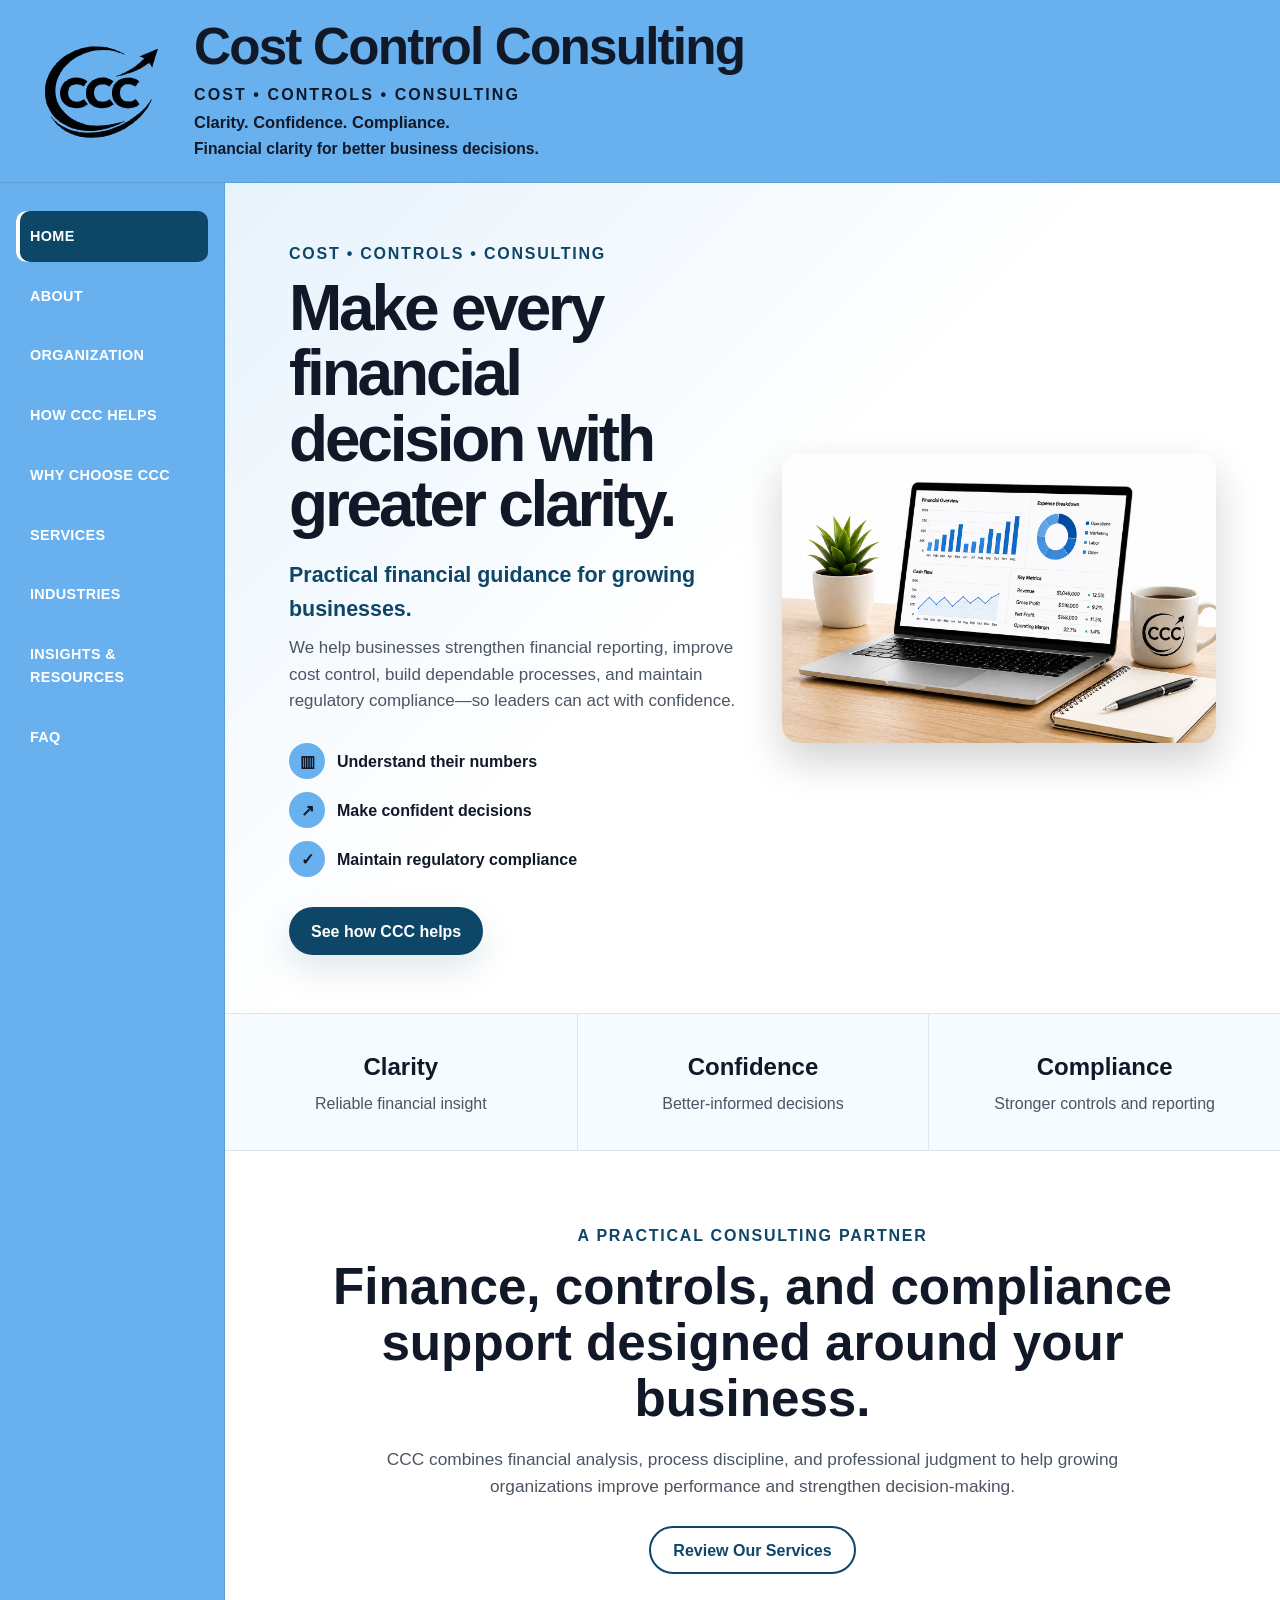
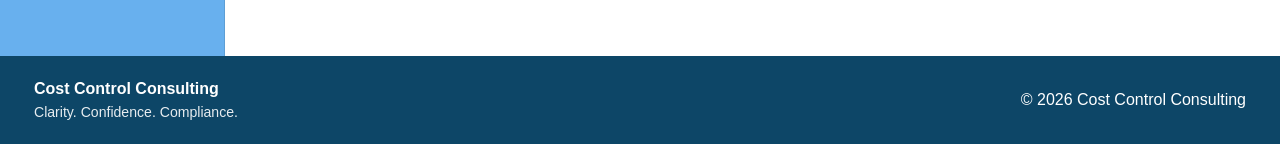
<file: index.html>
<!DOCTYPE html>

<html lang="en">
<head>
<meta charset="utf-8"/>
<meta content="width=device-width, initial-scale=1.0" name="viewport"/>
<meta content="Cost Control Consulting helps growing businesses improve financial reporting, cost control, internal controls, and compliance." name="description"/>
<title>Cost Control Consulting</title>
<link href="images/logo.svg" rel="icon" type="image/svg+xml"/>
<link href="css/style.css" rel="stylesheet"/>
</head>
<body>
<header class="site-header">
<a aria-label="Cost Control Consulting home" class="brand-logo-link" href="index.html">
<img alt="CCC logo" class="brand-logo" src="images/logo.svg"/>
</a>
<div class="brand-copy">
<div class="company-name">Cost Control Consulting</div>
<div class="brand-line">Cost • Controls • Consulting</div>
<div class="brand-values">Clarity. Confidence. Compliance.</div>
<div class="brand-tagline">Financial clarity for better business decisions.</div>
</div>
</header>
<div class="site-shell">
<aside aria-label="Primary navigation" class="sidebar">
<button aria-controls="primary-menu" aria-expanded="false" class="menu-toggle" type="button">
        Menu
      </button>
<nav class="primary-menu" id="primary-menu">
<a class="active" href="index.html">Home</a>
<a href="about.html">About</a>
<a href="organization.html">Organization</a>
<a href="how-ccc-helps.html">How CCC Helps</a>
<a href="why-choose-ccc.html">Why Choose CCC</a>
<a href="services.html">Services</a>
<a href="industries.html">Industries</a>
<a href="insights-resources.html">Insights &amp; Resources</a>
<a href="faq.html">FAQ</a>
</nav>
</aside>
<main class="main-content" tabindex="-1">
<section class="hero">
<div class="hero-copy">
<p class="eyebrow">Cost • Controls • Consulting</p>
<h1>Make every financial decision with greater clarity.</h1>
<p class="hero-lead">Practical financial guidance for growing businesses.</p>
<p class="hero-description">
          We help businesses strengthen financial reporting, improve cost control,
          build dependable processes, and maintain regulatory compliance—so leaders
          can act with confidence.
        </p>
<ul class="benefit-list">
<li><span class="benefit-icon">▥</span><strong>Understand their numbers</strong></li>
<li><span class="benefit-icon">↗</span><strong>Make confident decisions</strong></li>
<li><span class="benefit-icon">✓</span><strong>Maintain regulatory compliance</strong></li>
</ul>
<a class="primary-button" href="how-ccc-helps.html">See how CCC helps</a>
</div>
<div class="hero-visual">
<img alt="Laptop showing a financial dashboard beside a CCC coffee cup and plant" class="hero-image" src="images/laptop.png"/>
</div>
</section>
<section class="value-strip">
<article><h2>Clarity</h2><p>Reliable financial insight</p></article>
<article><h2>Confidence</h2><p>Better-informed decisions</p></article>
<article><h2>Compliance</h2><p>Stronger controls and reporting</p></article>
</section>
<section class="home-summary">
<p class="eyebrow">A practical consulting partner</p>
<h2>Finance, controls, and compliance support designed around your business.</h2>
<p>
        CCC combines financial analysis, process discipline, and professional judgment
        to help growing organizations improve performance and strengthen decision-making.
      </p>
<a class="secondary-button" href="services.html">Review Our Services</a>
</section>
</main>
</div>
<footer class="site-footer">
<div>
<strong>Cost Control Consulting</strong>
<span>Clarity. Confidence. Compliance.</span>
</div>
<div>© 2026 Cost Control Consulting</div>
</footer>
<script src="js/script.js"></script>
</body>
</html>
</file>
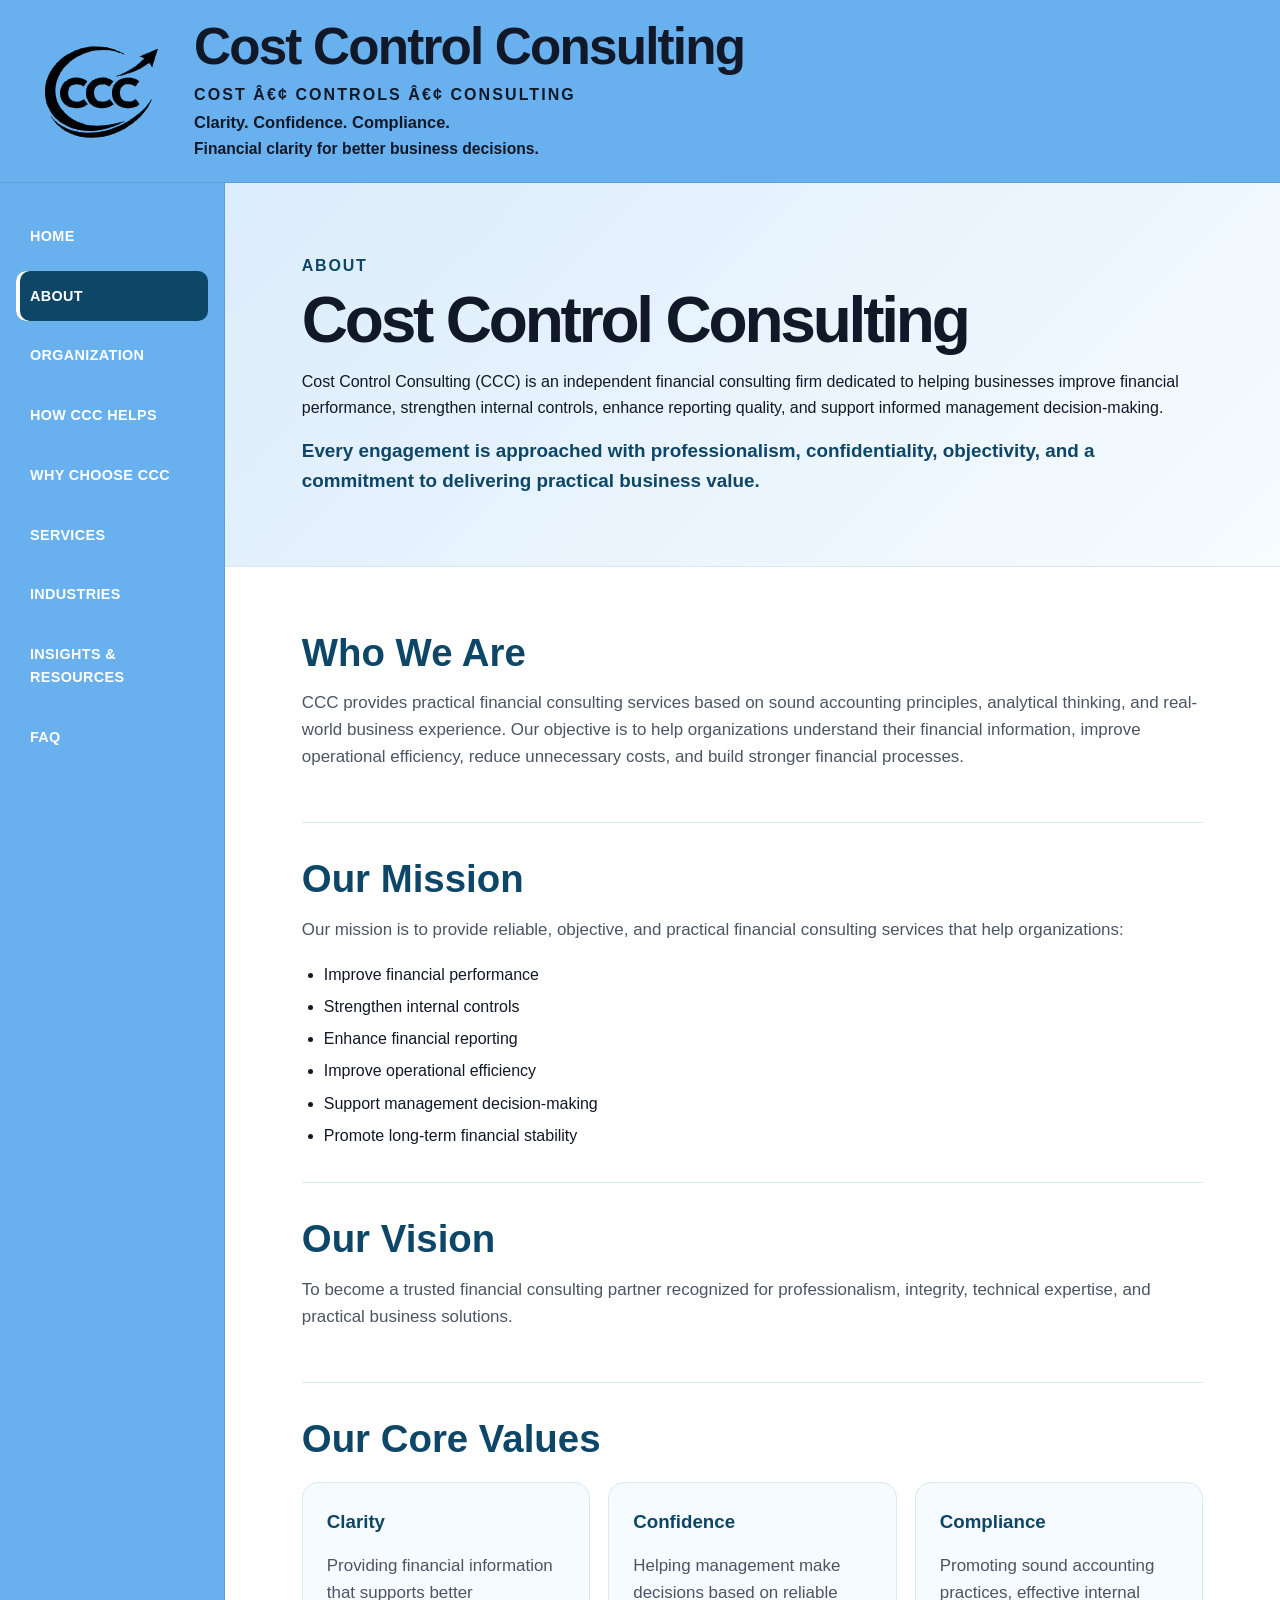
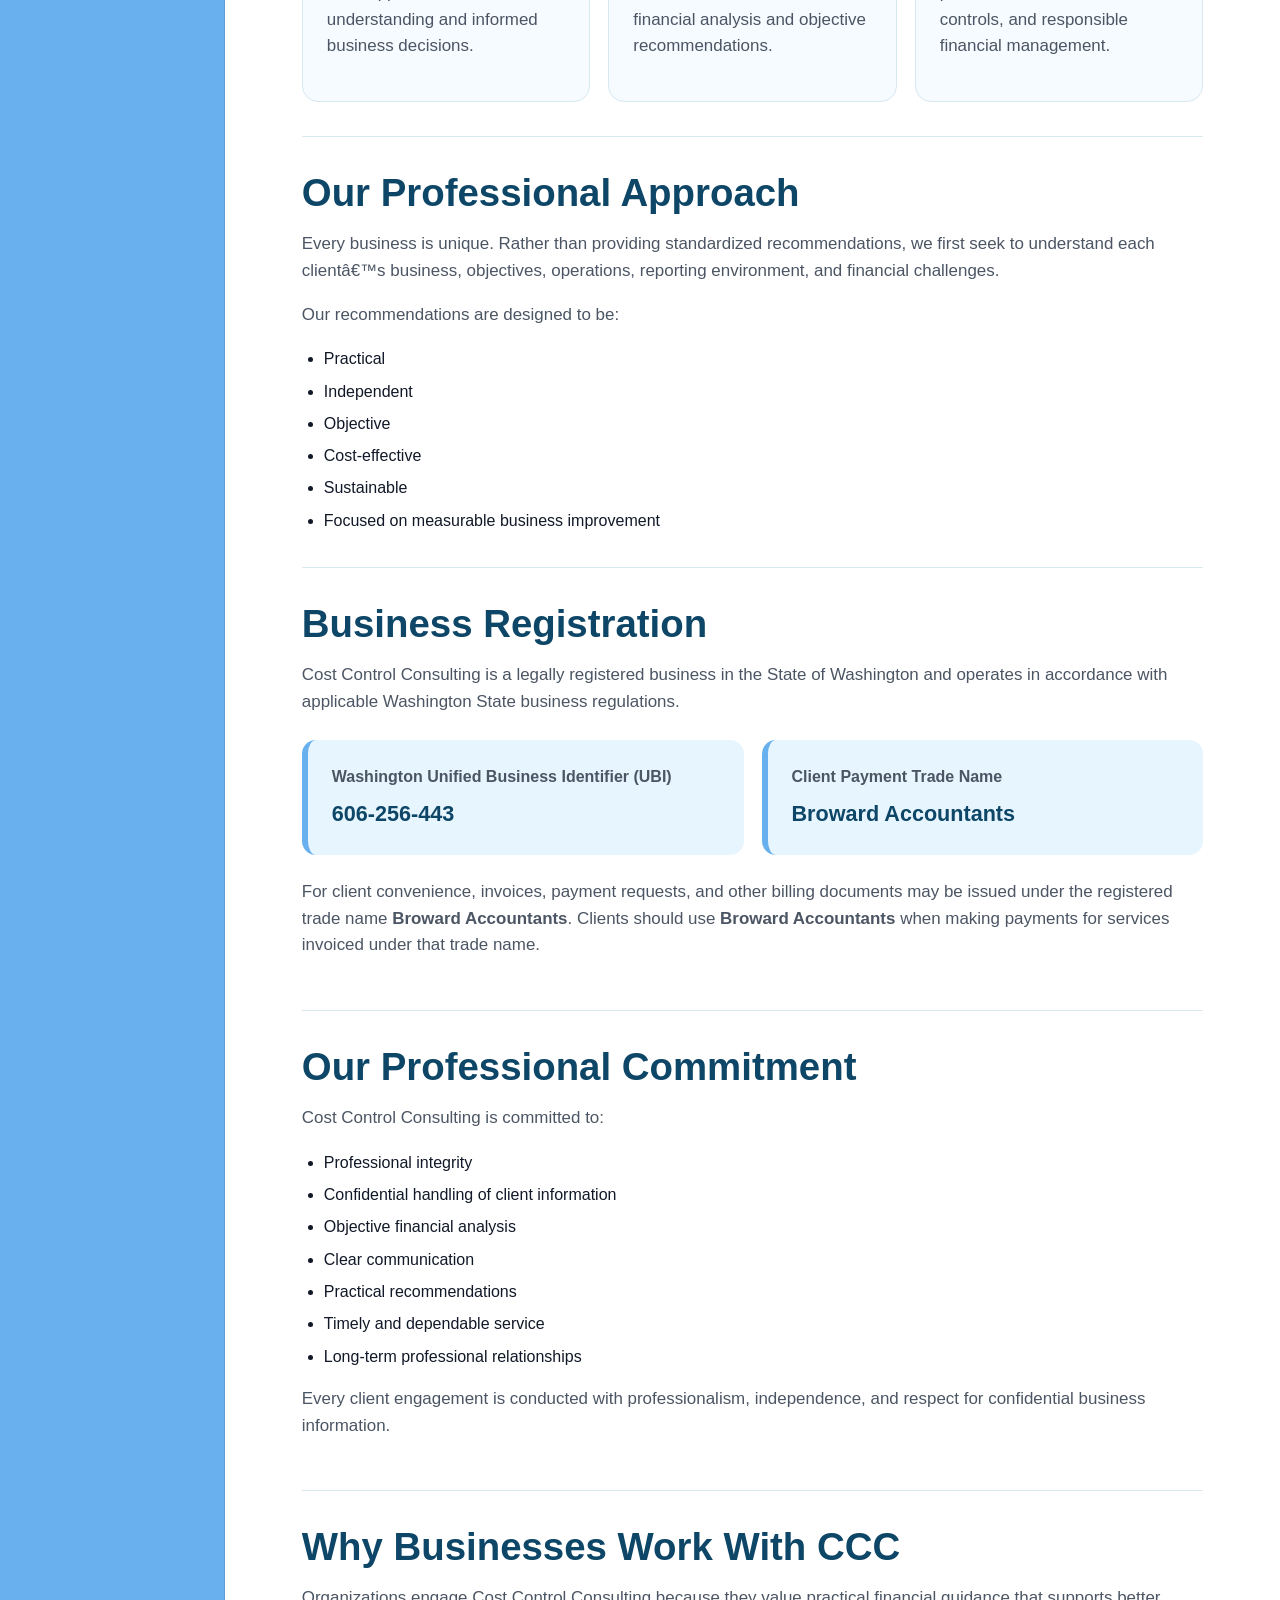
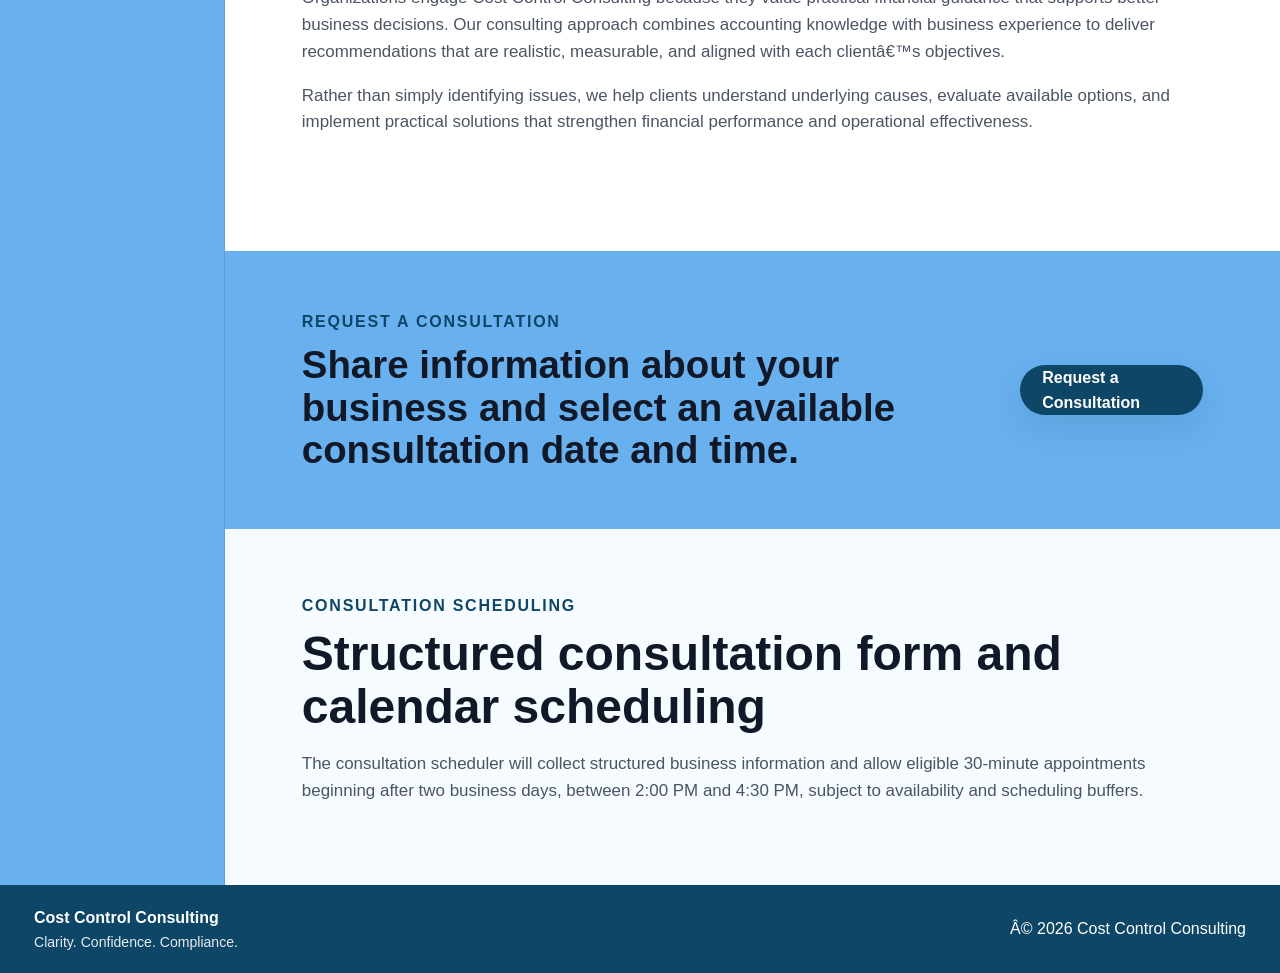
<file: about.html>
<!DOCTYPE html>

<html lang="en">
<head>
<meta charset="utf-8"/>
<meta content="width=device-width, initial-scale=1.0" name="viewport"/>
<meta content="Learn about Cost Control Consulting, its mission, values, professional approach, Washington business registration, and registered payment trade name." name="description"/>
<title>About | Cost Control Consulting</title>
<link href="images/logo.svg" rel="icon" type="image/svg+xml"/>
<link href="css/style.css" rel="stylesheet"/>
</head>
<body>
<header class="site-header">
<a aria-label="Cost Control Consulting home" class="brand-logo-link" href="index.html">
<img alt="CCC logo" class="brand-logo" src="images/logo.svg"/>
</a>
<div class="brand-copy">
<div class="company-name">Cost Control Consulting</div>
<div class="brand-line">Cost â€¢ Controls â€¢ Consulting</div>
<div class="brand-values">Clarity. Confidence. Compliance.</div>
<div class="brand-tagline">Financial clarity for better business decisions.</div>
</div>
</header>
<div class="site-shell">
<aside aria-label="Primary navigation" class="sidebar">
<button aria-controls="primary-menu" aria-expanded="false" class="menu-toggle" type="button">
        Menu
      </button>
<nav class="primary-menu" id="primary-menu">
<a href="index.html">Home</a>
<a class="active" href="about.html">About</a>
<a href="organization.html">Organization</a>
<a href="how-ccc-helps.html">How CCC Helps</a>
<a href="why-choose-ccc.html">Why Choose CCC</a>
<a href="services.html">Services</a>
<a href="industries.html">Industries</a>
<a href="insights-resources.html">Insights &amp; Resources</a>
<a href="faq.html">FAQ</a>
</nav>
</aside>
<main class="main-content about-main" tabindex="-1">
<section class="page-intro about-intro">
<p class="eyebrow">About</p>
<h1>Cost Control Consulting</h1>
<p>
          Cost Control Consulting (CCC) is an independent financial consulting firm dedicated
          to helping businesses improve financial performance, strengthen internal controls,
          enhance reporting quality, and support informed management decision-making.
        </p>
<p class="intro-note">
          Every engagement is approached with professionalism, confidentiality, objectivity,
          and a commitment to delivering practical business value.
        </p>
</section>
<section class="about-content-section">
<article class="about-block">
<h2>Who We Are</h2>
<p>
            CCC provides practical financial consulting services based on sound accounting
            principles, analytical thinking, and real-world business experience. Our objective
            is to help organizations understand their financial information, improve operational
            efficiency, reduce unnecessary costs, and build stronger financial processes.
          </p>
</article>
<article class="about-block">
<h2>Our Mission</h2>
<p>Our mission is to provide reliable, objective, and practical financial consulting services that help organizations:</p>
<ul>
<li>Improve financial performance</li>
<li>Strengthen internal controls</li>
<li>Enhance financial reporting</li>
<li>Improve operational efficiency</li>
<li>Support management decision-making</li>
<li>Promote long-term financial stability</li>
</ul>
</article>
<article class="about-block">
<h2>Our Vision</h2>
<p>
            To become a trusted financial consulting partner recognized for professionalism,
            integrity, technical expertise, and practical business solutions.
          </p>
</article>
<article class="about-block">
<h2>Our Core Values</h2>
<div class="about-values-grid">
<div>
<h3>Clarity</h3>
<p>Providing financial information that supports better understanding and informed business decisions.</p>
</div>
<div>
<h3>Confidence</h3>
<p>Helping management make decisions based on reliable financial analysis and objective recommendations.</p>
</div>
<div>
<h3>Compliance</h3>
<p>Promoting sound accounting practices, effective internal controls, and responsible financial management.</p>
</div>
</div>
</article>
<article class="about-block">
<h2>Our Professional Approach</h2>
<p>
            Every business is unique. Rather than providing standardized recommendations,
            we first seek to understand each clientâ€™s business, objectives, operations,
            reporting environment, and financial challenges.
          </p>
<p>Our recommendations are designed to be:</p>
<ul>
<li>Practical</li>
<li>Independent</li>
<li>Objective</li>
<li>Cost-effective</li>
<li>Sustainable</li>
<li>Focused on measurable business improvement</li>
</ul>
</article>
<article class="about-block business-registration-block">
<h2>Business Registration</h2>
<p>
            Cost Control Consulting is a legally registered business in the State of Washington
            and operates in accordance with applicable Washington State business regulations.
          </p>
<div class="registration-details">
<div>
<span class="registration-label">Washington Unified Business Identifier (UBI)</span>
<strong>606-256-443</strong>
</div>
<div>
<span class="registration-label">Client Payment Trade Name</span>
<strong>Broward Accountants</strong>
</div>
</div>
<p>
            For client convenience, invoices, payment requests, and other billing documents
            may be issued under the registered trade name <strong>Broward Accountants</strong>.
            Clients should use <strong>Broward Accountants</strong> when making payments for
            services invoiced under that trade name.
          </p>
</article>
<article class="about-block">
<h2>Our Professional Commitment</h2>
<p>Cost Control Consulting is committed to:</p>
<ul>
<li>Professional integrity</li>
<li>Confidential handling of client information</li>
<li>Objective financial analysis</li>
<li>Clear communication</li>
<li>Practical recommendations</li>
<li>Timely and dependable service</li>
<li>Long-term professional relationships</li>
</ul>
<p>
            Every client engagement is conducted with professionalism, independence, and
            respect for confidential business information.
          </p>
</article>
<article class="about-block">
<h2>Why Businesses Work With CCC</h2>
<p>
            Organizations engage Cost Control Consulting because they value practical financial
            guidance that supports better business decisions. Our consulting approach combines
            accounting knowledge with business experience to deliver recommendations that are
            realistic, measurable, and aligned with each clientâ€™s objectives.
          </p>
<p>
            Rather than simply identifying issues, we help clients understand underlying causes,
            evaluate available options, and implement practical solutions that strengthen financial
            performance and operational effectiveness.
          </p>
</article>
</section>
<section class="consultation-banner">
<div>
<p class="eyebrow">Request a Consultation</p>
<h2>
            Share information about your business and select an available consultation date and time.
          </h2>
</div>
<a class="primary-button"
   href="https://script.google.com/macros/s/AKfycbxB3lf-y2yfBIMAEMqqTIJ7yCSk_bFzFcQ-709elF8kLjOUbKQ_QBhttdawOuq5kRCtzA/exec"
   target="_blank"
   rel="noopener">Request a Consultation</a>
</section>
<section class="about-consultation-placeholder" id="consultation">
<p class="eyebrow">Consultation Scheduling</p>
<h2>Structured consultation form and calendar scheduling</h2>
<p>
          The consultation scheduler will collect structured business information and allow
          eligible 30-minute appointments beginning after two business days, between 2:00 PM
          and 4:30 PM, subject to availability and scheduling buffers.
        </p>
</section>
</main>
</div>
<footer class="site-footer">
<div>
<strong>Cost Control Consulting</strong>
<span>Clarity. Confidence. Compliance.</span>
</div>
<div>Â© 2026 Cost Control Consulting</div>
</footer>
<script src="js/script.js"></script>
</body>
</html>
</file>
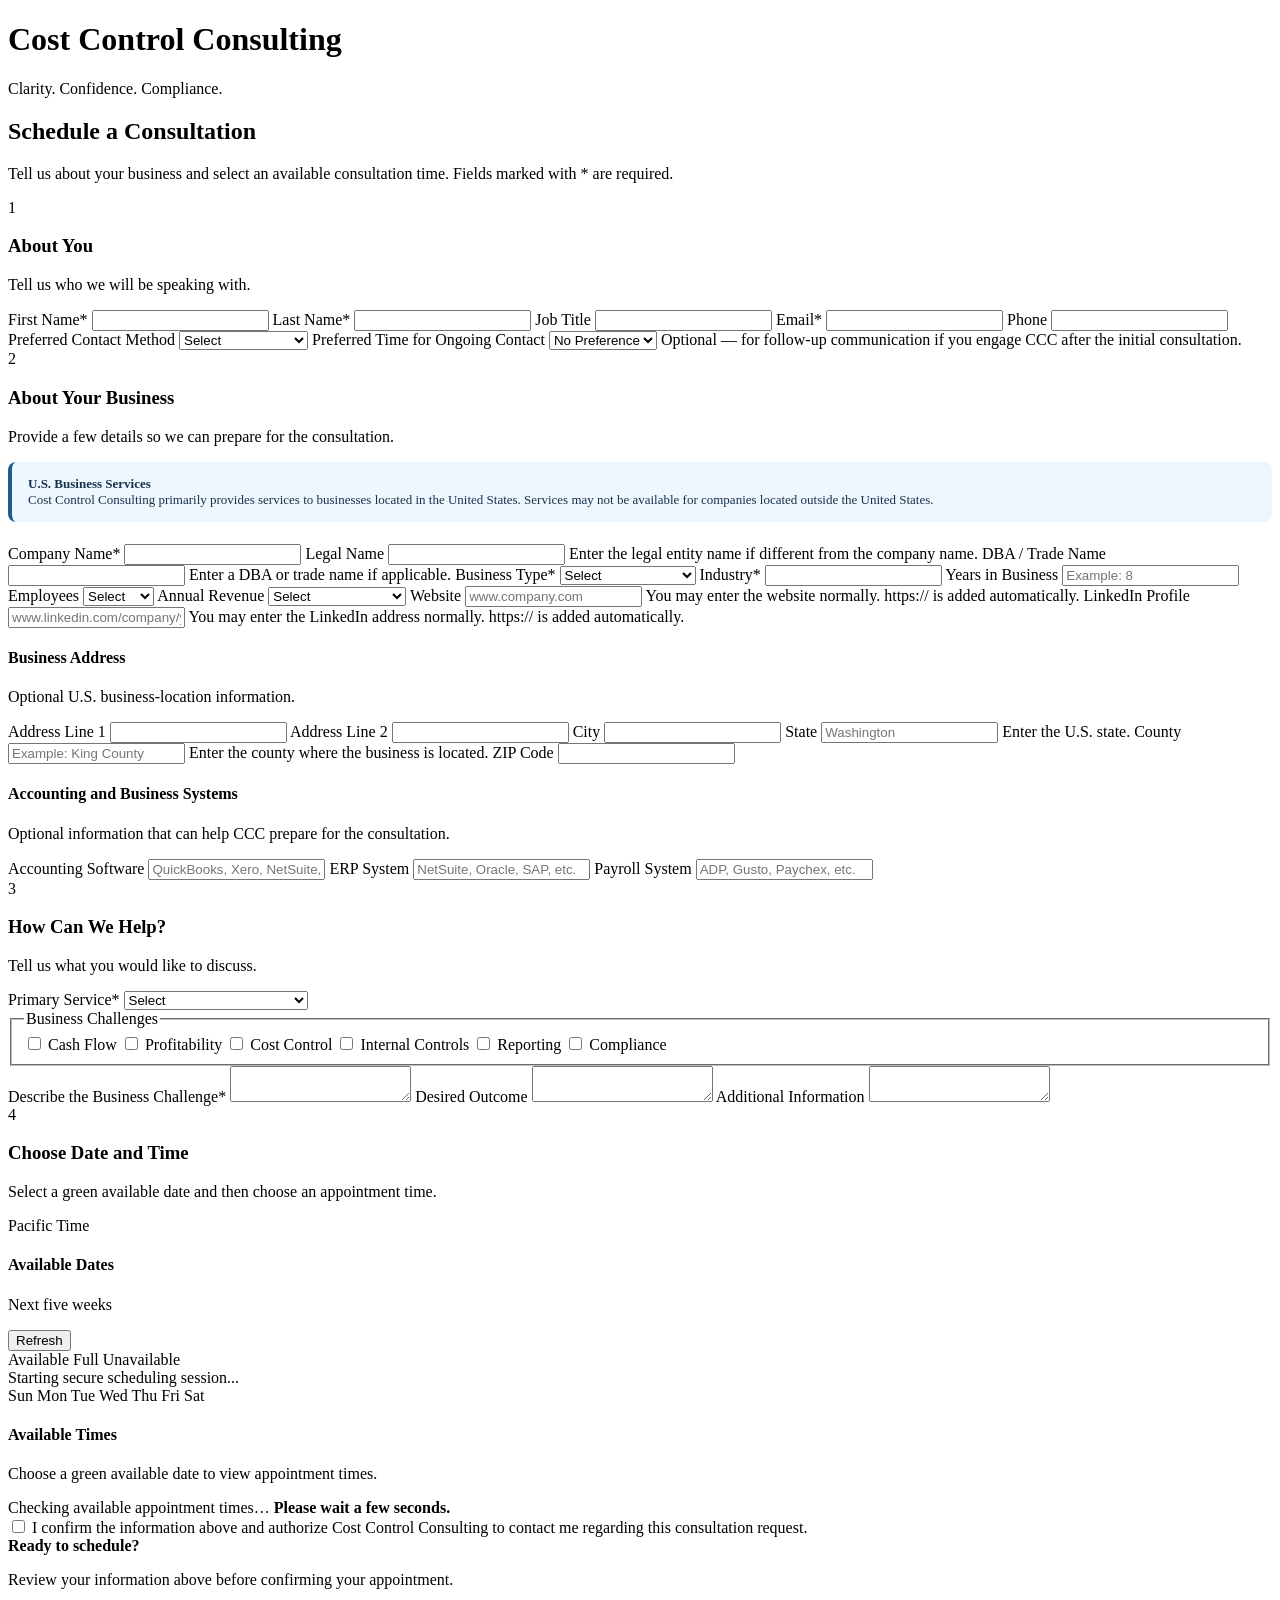
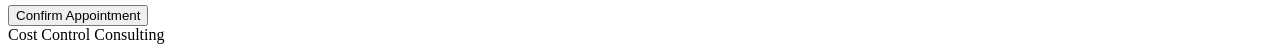
<file: Consultation.html>
<!DOCTYPE html>

<html>

<head>

  <base target="_top">

  <?!= include("CSS"); ?>

</head>


<body>


<header class="ccc-header">

  <div class="ccc-header-inner">

    <h1>
      Cost Control Consulting
    </h1>

    <p>
      Clarity. Confidence. Compliance.
    </p>

  </div>

</header>


<main class="page-shell">


  <section class="form-card">


    <!-- =====================================================
         INTRODUCTION
    ====================================================== -->

    <div class="form-introduction">

      <h2>
        Schedule a Consultation
      </h2>

      <p>
        Tell us about your business and select an available
        consultation time. Fields marked with * are required.
      </p>

    </div>


    <!-- =====================================================
         ERROR / STATUS MESSAGE
    ====================================================== -->

    <div
      id="msg"
      class="msg hidden"
      role="alert"
      aria-live="assertive">
    </div>


    <form
      id="f"
      novalidate>


      <!-- ==================================================
           SECTION 1
           CONTACT INFORMATION
      =================================================== -->

      <section class="form-section">


        <div class="section-heading">

          <span class="section-number">
            1
          </span>

          <div>

            <h3>
              About You
            </h3>

            <p>
              Tell us who we will be speaking with.
            </p>

          </div>

        </div>


        <div class="grid">


          <label>
            First Name*

            <input
              name="firstName"
              autocomplete="given-name"
              required>
          </label>


          <label>
            Last Name*

            <input
              name="lastName"
              autocomplete="family-name"
              required>
          </label>


          <label>
            Job Title

            <input
              name="jobTitle"
              autocomplete="organization-title">
          </label>


          <label>
            Email*

            <input
              name="email"
              type="email"
              autocomplete="email"
              required>
          </label>


          <label>
            Phone

            <input
              name="phone"
              type="tel"
              autocomplete="tel">
          </label>


          <label>
            Preferred Contact Method

            <select
              name="preferredContactMethod">

              <option value="">
                Select
              </option>

              <option>
                Email
              </option>

              <option>
                Phone
              </option>

              <option>
                Video Conference
              </option>

            </select>

          </label>


          <label>
            Preferred Time for Ongoing Contact

            <select
              name="bestTimeToContact">

              <option value="No Preference">
                No Preference
              </option>

              <option value="Morning">
                Morning
              </option>

              <option value="Afternoon">
                Afternoon
              </option>

              <option value="Evening">
                Evening
              </option>

            </select>

            <span class="field-help">
              Optional — for follow-up communication if you
              engage CCC after the initial consultation.
            </span>

          </label>


        </div>


      </section>


      <!-- ==================================================
           SECTION 2
           BUSINESS INFORMATION
      =================================================== -->

      <section class="form-section">


        <div class="section-heading">

          <span class="section-number">
            2
          </span>

          <div>

            <h3>
              About Your Business
            </h3>

            <p>
              Provide a few details so we can prepare
              for the consultation.
            </p>

          </div>

        </div>


        <!-- U.S. SERVICE NOTICE -->

        <div
          style="
            margin-bottom:22px;
            padding:14px 16px;
            border-left:4px solid #1f5d8f;
            border-radius:8px;
            background:#eef7fd;
            color:#17324d;
            font-size:13px;
          ">

          <strong>
            U.S. Business Services
          </strong>

          <br>

          Cost Control Consulting primarily provides services
          to businesses located in the United States.
          Services may not be available for companies located
          outside the United States.

        </div>


        <div class="grid">


          <label>
            Company Name*

            <input
              name="companyName"
              autocomplete="organization"
              required>
          </label>


          <label>
            Legal Name

            <input
              name="legalName"
              autocomplete="organization">

            <span class="field-help">
              Enter the legal entity name if different
              from the company name.
            </span>

          </label>


          <label>
            DBA / Trade Name

            <input
              name="dbaTradeName">

            <span class="field-help">
              Enter a DBA or trade name if applicable.
            </span>

          </label>


          <label>
            Business Type*

            <select
              name="businessType"
              required>

              <option value="">
                Select
              </option>

              <option>
                Sole Proprietorship
              </option>

              <option>
                Partnership
              </option>

              <option>
                LLC
              </option>

              <option>
                S Corporation
              </option>

              <option>
                C Corporation
              </option>

              <option>
                Nonprofit
              </option>

              <option>
                Other
              </option>

            </select>

          </label>


          <label>
            Industry*

            <input
              name="industry"
              required>
          </label>


          <label>
            Years in Business

            <input
              name="yearsInBusiness"
              placeholder="Example: 8">
          </label>


          <label>
            Employees

            <select
              name="employeeRange">

              <option value="">
                Select
              </option>

              <option>
                1
              </option>

              <option>
                2-10
              </option>

              <option>
                11-25
              </option>

              <option>
                26-50
              </option>

              <option>
                51-100
              </option>

              <option>
                101-250
              </option>

              <option>
                251+
              </option>

            </select>

          </label>


          <label>
            Annual Revenue

            <select
              name="annualRevenueRange">

              <option value="">
                Select
              </option>

              <option>
                Pre-revenue
              </option>

              <option>
                Under $250,000
              </option>

              <option>
                $250,000-$999,999
              </option>

              <option>
                $1M-$4.99M
              </option>

              <option>
                $5M-$24.99M
              </option>

              <option>
                $25M-$99.99M
              </option>

              <option>
                $100M+
              </option>

            </select>

          </label>


          <label>
            Website

            <input
              name="website"
              placeholder="www.company.com">

            <span class="field-help">
              You may enter the website normally.
              https:// is added automatically.
            </span>

          </label>


          <label>
            LinkedIn Profile

            <input
              name="linkedInProfile"
              placeholder="www.linkedin.com/company/your-company">

            <span class="field-help">
              You may enter the LinkedIn address normally.
              https:// is added automatically.
            </span>

          </label>


        </div>


        <!-- ==================================================
             BUSINESS ADDRESS
        =================================================== -->

        <div class="subsection-heading">

          <h4>
            Business Address
          </h4>

          <p>
            Optional U.S. business-location information.
          </p>

        </div>


        <div class="grid">


          <label>
            Address Line 1

            <input
              name="addressLine1"
              autocomplete="address-line1">
          </label>


          <label>
            Address Line 2

            <input
              name="addressLine2"
              autocomplete="address-line2">
          </label>


          <label>
            City

            <input
              name="city"
              autocomplete="address-level2">
          </label>


          <label>
            State

            <input
              name="stateProvince"
              autocomplete="address-level1"
              placeholder="Washington">

            <span class="field-help">
              Enter the U.S. state.
            </span>

          </label>


          <label>
            County

            <input
              name="county"
              placeholder="Example: King County">

            <span class="field-help">
              Enter the county where the business is located.
            </span>

          </label>


          <label>
            ZIP Code

            <input
              name="postalCode"
              autocomplete="postal-code">
          </label>


        </div>


        <!-- ==================================================
             ACCOUNTING AND BUSINESS SYSTEMS
        =================================================== -->

        <div class="subsection-heading">

          <h4>
            Accounting and Business Systems
          </h4>

          <p>
            Optional information that can help CCC prepare
            for the consultation.
          </p>

        </div>


        <div class="grid">


          <label>
            Accounting Software

            <input
              name="accountingSoftware"
              placeholder="QuickBooks, Xero, NetSuite, etc.">
          </label>


          <label>
            ERP System

            <input
              name="erpSystem"
              placeholder="NetSuite, Oracle, SAP, etc.">
          </label>


          <label>
            Payroll System

            <input
              name="payrollSystem"
              placeholder="ADP, Gusto, Paychex, etc.">
          </label>


        </div>


      </section>


      <!-- ==================================================
           SECTION 3
           CONSULTATION NEEDS
      =================================================== -->

      <section class="form-section">


        <div class="section-heading">

          <span class="section-number">
            3
          </span>

          <div>

            <h3>
              How Can We Help?
            </h3>

            <p>
              Tell us what you would like to discuss.
            </p>

          </div>

        </div>


        <label>
          Primary Service*

          <select
            name="primaryAreaOfInterest"
            required>

            <option value="">
              Select
            </option>

            <option>
              Financial Analysis
            </option>

            <option>
              Cost Reduction
            </option>

            <option>
              Internal Controls
            </option>

            <option>
              Budgeting and Forecasting
            </option>

            <option>
              CFO Advisory
            </option>

            <option>
              Financial Reporting
            </option>

            <option>
              Accounting System Review
            </option>

            <option>
              Tax Support
            </option>

            <option>
              Process Improvement
            </option>

            <option>
              Other
            </option>

          </select>

        </label>


        <fieldset>

          <legend>
            Business Challenges
          </legend>


          <div class="checks">


            <label>

              <input
                type="checkbox"
                name="businessChallenges"
                value="Cash Flow">

              Cash Flow

            </label>


            <label>

              <input
                type="checkbox"
                name="businessChallenges"
                value="Profitability">

              Profitability

            </label>


            <label>

              <input
                type="checkbox"
                name="businessChallenges"
                value="Cost Control">

              Cost Control

            </label>


            <label>

              <input
                type="checkbox"
                name="businessChallenges"
                value="Internal Controls">

              Internal Controls

            </label>


            <label>

              <input
                type="checkbox"
                name="businessChallenges"
                value="Reporting">

              Reporting

            </label>


            <label>

              <input
                type="checkbox"
                name="businessChallenges"
                value="Compliance">

              Compliance

            </label>


          </div>


        </fieldset>


        <label>
          Describe the Business Challenge*

          <textarea
            name="businessChallengeDescription"
            required></textarea>
        </label>


        <label>
          Desired Outcome

          <textarea
            name="desiredOutcome"></textarea>
        </label>


        <label>
          Additional Information

          <textarea
            name="additionalInformation"></textarea>
        </label>


      </section>


      <!-- ==================================================
           SECTION 4
           APPOINTMENT CALENDAR
      =================================================== -->

      <section class="form-section scheduler-section">


        <div class="section-heading">

          <span class="section-number">
            4
          </span>

          <div>

            <h3>
              Choose Date and Time
            </h3>

            <p>
              Select a green available date and then
              choose an appointment time.
            </p>

          </div>

        </div>


        <div class="timezone-row">

          <span class="timezone-badge">
            Pacific Time
          </span>

        </div>


        <div class="scheduler-layout">


          <!-- ================================================
               CALENDAR
          ================================================= -->

          <section class="calendar-card">


            <div class="calendar-title-row">


              <div>

                <h4>
                  Available Dates
                </h4>

                <p>
                  Next five weeks
                </p>

              </div>


              <button
                type="button"
                id="refreshCalendar"
                class="text-button">

                Refresh

              </button>


            </div>


            <div
              class="calendar-legend"
              aria-label="Calendar availability legend">


              <span>

                <i class="legend-dot available"></i>

                Available

              </span>


              <span>

                <i class="legend-dot full"></i>

                Full

              </span>


              <span>

                <i class="legend-dot unavailable"></i>

                Unavailable

              </span>


            </div>


            <div
              id="calendarLoading"
              class="calendar-loading">

              Starting secure scheduling session...

            </div>


            <div
              id="calendarContent"
              class="hidden">


              <div
                class="calendar-weekdays"
                aria-hidden="true">

                <span>Sun</span>
                <span>Mon</span>
                <span>Tue</span>
                <span>Wed</span>
                <span>Thu</span>
                <span>Fri</span>
                <span>Sat</span>

              </div>


              <div
                id="calendarGrid"
                class="calendar-grid"
                role="grid"
                aria-label="Available consultation dates">
              </div>


            </div>


          </section>


          <!-- ================================================
               AVAILABLE TIMES
          ================================================= -->

          <section class="time-card">


            <h4 id="timeTitle">
              Available Times
            </h4>


            <p
              id="timeHelp"
              class="time-help">

              Choose a green available date to view
              appointment times.

            </p>


            <!--
              IMPORTANT:
              JavaScript already displays this immediately
              after the visitor selects a date and hides it
              when the live Calendar response returns.
            -->

            <div
              id="timeLoading"
              class="time-loading time-loading-alert hidden"
              role="status"
              aria-live="polite">


              <span class="loading-indicator">

                <span class="loading-dot"></span>

                <span class="loading-dot"></span>

                <span class="loading-dot"></span>

              </span>


              <span class="loading-message">

                Checking available appointment times…

                <strong>
                  Please wait a few seconds.
                </strong>

              </span>


            </div>


            <div
              id="timeGrid"
              class="time-grid"
              role="group"
              aria-label="Available appointment times">
            </div>


          </section>


        </div>


        <div
          id="selectedAppointment"
          class="selection-summary hidden"
          aria-live="polite">
        </div>


      </section>


      <!-- ==================================================
           CONSENT / CONFIRM
      =================================================== -->

      <section class="form-section final-section">


        <label class="consent">


          <input
            type="checkbox"
            name="consentToContact"
            required>


          <span>

            I confirm the information above and authorize
            Cost Control Consulting to contact me regarding
            this consultation request.

          </span>


        </label>


        <div class="confirm-area">


          <div>


            <strong>
              Ready to schedule?
            </strong>


            <p>
              Review your information above before
              confirming your appointment.
            </p>


          </div>


          <button
            type="submit"
            id="confirm">

            Confirm Appointment

          </button>


        </div>


      </section>


    </form>


    <!-- =====================================================
         SUCCESS RESULT
    ====================================================== -->

    <section
      id="done"
      class="hidden done"
      aria-live="polite">
    </section>


  </section>


</main>


<footer class="ccc-footer">

  Cost Control Consulting

</footer>


<?!= include("JavaScript"); ?>


</body>

</html>
</file>
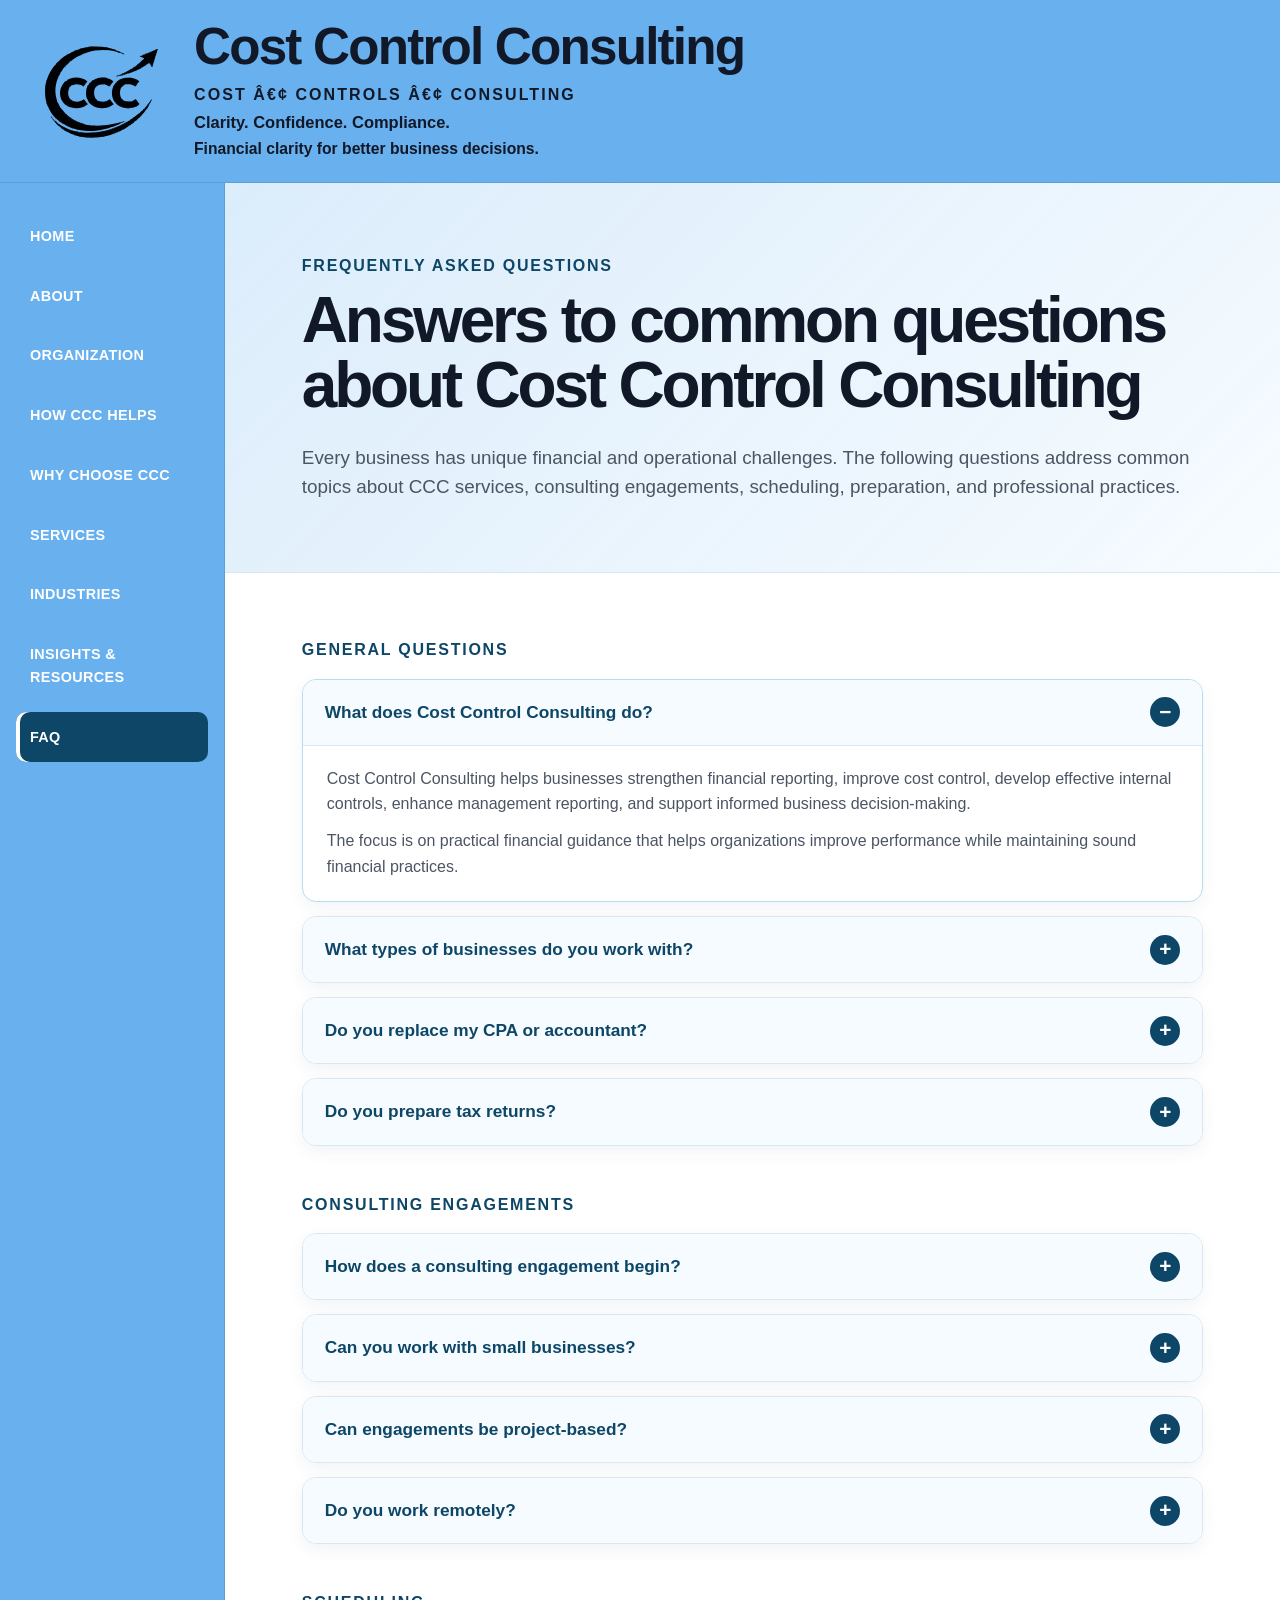
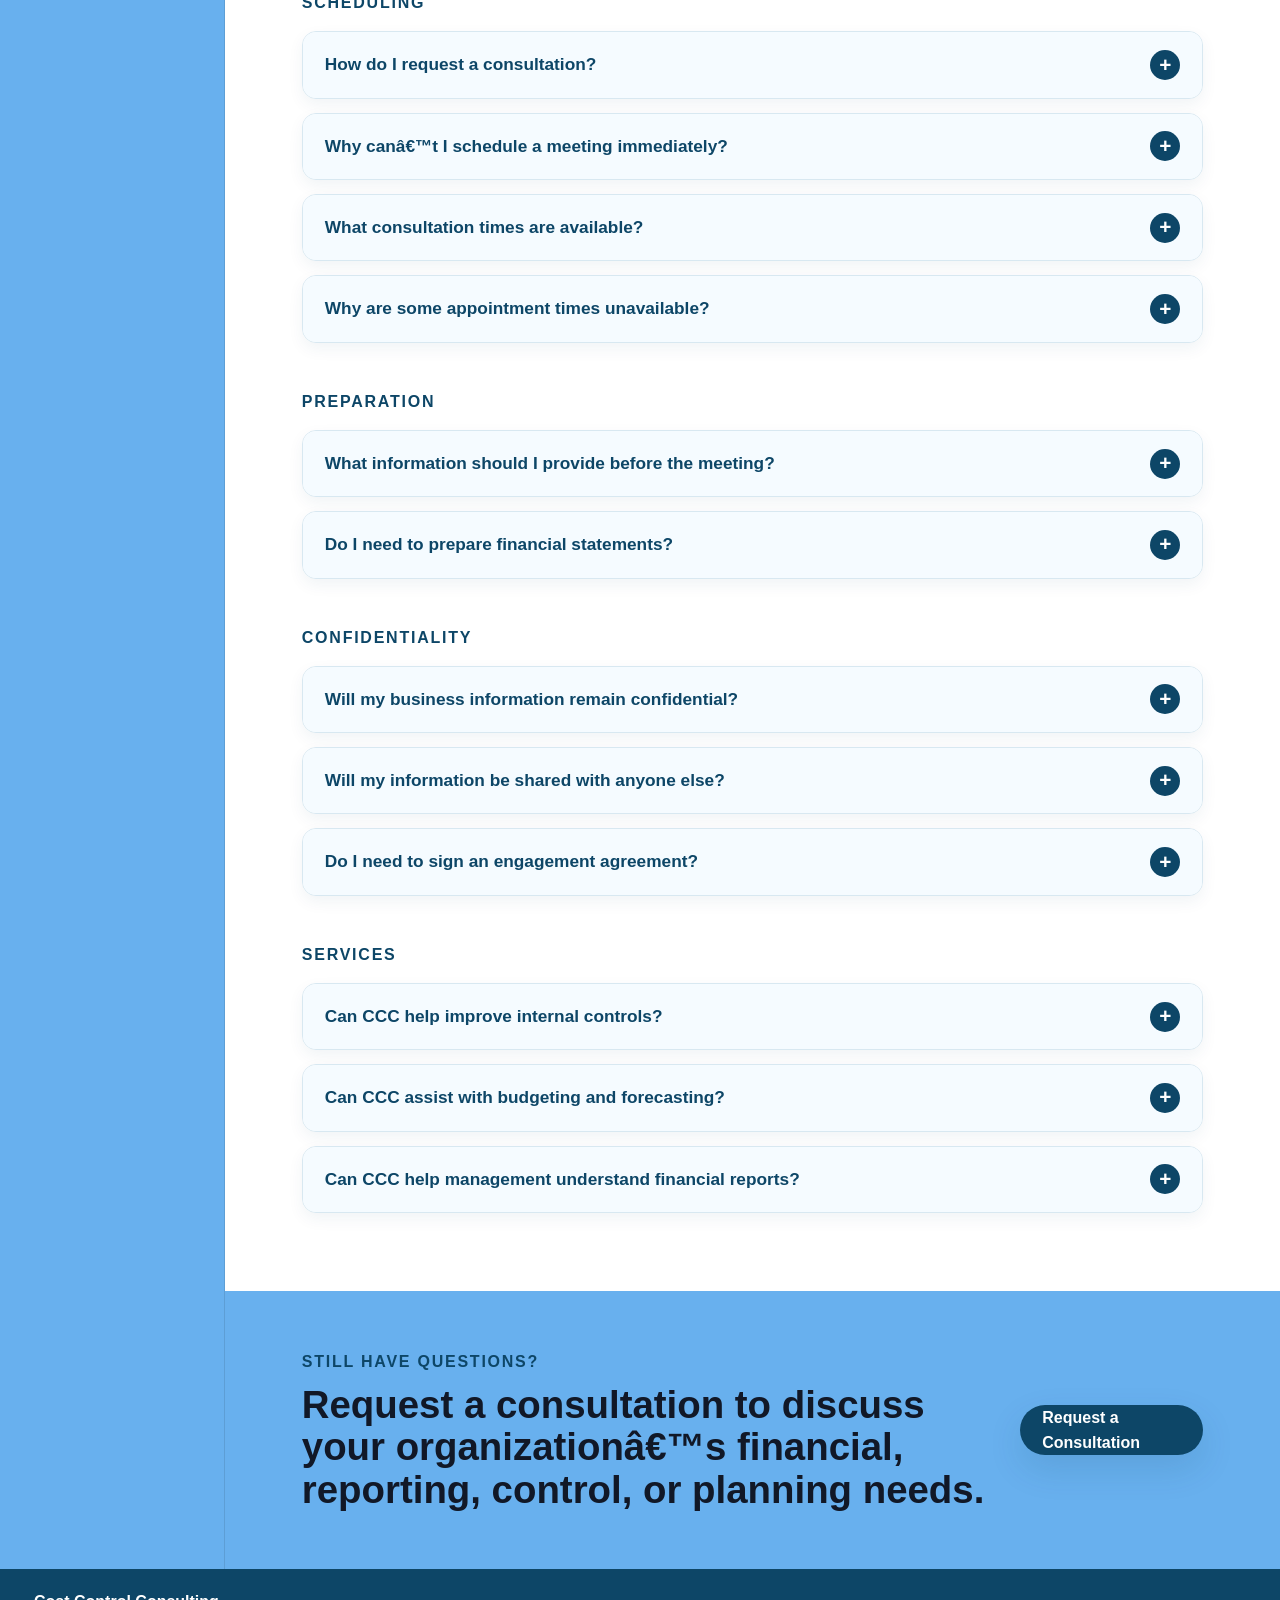
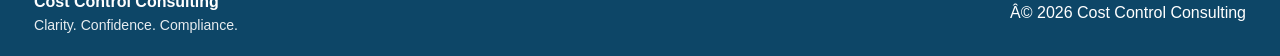
<file: faq.html>
<!DOCTYPE html>

<html lang="en">
<head>
<meta charset="utf-8"/>
<meta content="width=device-width, initial-scale=1.0" name="viewport"/>
<meta content="Answers to common questions about Cost Control Consulting services, consulting engagements, scheduling, preparation, and confidentiality." name="description"/>
<title>FAQ | Cost Control Consulting</title>
<link href="images/logo.svg" rel="icon" type="image/svg+xml"/>
<link href="css/style.css" rel="stylesheet"/>
</head>
<body>
<header class="site-header">
<a aria-label="Cost Control Consulting home" class="brand-logo-link" href="index.html"><img alt="CCC logo" class="brand-logo" src="images/logo.svg"/></a>
<div class="brand-copy">
<div class="company-name">Cost Control Consulting</div>
<div class="brand-line">Cost â€¢ Controls â€¢ Consulting</div>
<div class="brand-values">Clarity. Confidence. Compliance.</div>
<div class="brand-tagline">Financial clarity for better business decisions.</div>
</div>
</header>
<div class="site-shell">
<aside aria-label="Primary navigation" class="sidebar">
<button aria-controls="primary-menu" aria-expanded="false" class="menu-toggle" type="button">Menu</button>
<nav class="primary-menu" id="primary-menu">
<a href="index.html">Home</a>
<a href="about.html">About</a>
<a href="organization.html">Organization</a>
<a href="how-ccc-helps.html">How CCC Helps</a>
<a href="why-choose-ccc.html">Why Choose CCC</a>
<a href="services.html">Services</a>
<a href="industries.html">Industries</a>
<a href="insights-resources.html">Insights &amp; Resources</a>
<a class="active" href="faq.html">FAQ</a>
</nav>
</aside>
<main class="main-content faq-main" tabindex="-1">
<section class="page-intro faq-intro">
<p class="eyebrow">Frequently Asked Questions</p>
<h1>Answers to common questions about Cost Control Consulting</h1>
<p>Every business has unique financial and operational challenges. The following questions address common topics about CCC services, consulting engagements, scheduling, preparation, and professional practices.</p>
</section>
<section class="faq-section">
<div class="faq-category">
<p class="eyebrow">General Questions</p>
<details class="faq-item" open=""><summary>What does Cost Control Consulting do?</summary><div class="faq-answer"><p>Cost Control Consulting helps businesses strengthen financial reporting, improve cost control, develop effective internal controls, enhance management reporting, and support informed business decision-making.</p><p>The focus is on practical financial guidance that helps organizations improve performance while maintaining sound financial practices.</p></div></details>
<details class="faq-item"><summary>What types of businesses do you work with?</summary><div class="faq-answer"><p>CCC works with organizations across a variety of industries, including hospitality, healthcare and pharmacy, professional services, retail and distribution, manufacturing, small and growing businesses, nonprofit organizations, and multi-entity businesses.</p><p>Every engagement is tailored to the specific needs of the organization.</p></div></details>
<details class="faq-item"><summary>Do you replace my CPA or accountant?</summary><div class="faq-answer"><p>No. CCC complements your existing accounting professionals by providing consulting, financial analysis, process improvement, management reporting, internal-control guidance, and business advisory services.</p><p>When appropriate, CCC works collaboratively with your existing accounting professionals.</p></div></details>
<details class="faq-item"><summary>Do you prepare tax returns?</summary><div class="faq-answer"><p>No. The primary focus of CCC is consulting, financial analysis, cost control, internal controls, financial reporting, budgeting, forecasting, and business advisory services.</p></div></details>
</div>
<div class="faq-category">
<p class="eyebrow">Consulting Engagements</p>
<details class="faq-item"><summary>How does a consulting engagement begin?</summary><div class="faq-answer"><p>Every engagement begins with an understanding of your business, including your organization, operations, financial reporting, current challenges, management priorities, existing systems, and desired outcomes.</p><p>This understanding helps ensure that recommendations are practical and relevant.</p></div></details>
<details class="faq-item"><summary>Can you work with small businesses?</summary><div class="faq-answer"><p>Yes. CCC works with businesses of different sizes, from growing organizations that need stronger financial processes to larger businesses seeking additional financial expertise or specialized project support.</p></div></details>
<details class="faq-item"><summary>Can engagements be project-based?</summary><div class="faq-answer"><p>Yes. Engagements may be one-time projects, short-term consulting assignments, periodic advisory services, or ongoing consulting support. The scope depends on the clientâ€™s needs.</p></div></details>
<details class="faq-item"><summary>Do you work remotely?</summary><div class="faq-answer"><p>Yes. Many consulting engagements can be performed remotely using secure communication and document-sharing methods. On-site meetings may be arranged when appropriate.</p></div></details>
</div>
<div class="faq-category">
<p class="eyebrow">Scheduling</p>
<details class="faq-item"><summary>How do I request a consultation?</summary><div class="faq-answer"><p>Consultation requests are submitted through the website. The consultation request form collects information about your business so CCC can understand your needs before the initial meeting.</p></div></details>
<details class="faq-item"><summary>Why canâ€™t I schedule a meeting immediately?</summary><div class="faq-answer"><p>CCC reviews the information provided before the consultation so the meeting can be productive and focused on your business. Consultations are therefore scheduled beginning two business days after the request is submitted.</p></div></details>
<details class="faq-item"><summary>What consultation times are available?</summary><div class="faq-answer"><p>Consultations are offered in 30-minute time slots between 2:00 PM and 4:30 PM, subject to availability.</p></div></details>
<details class="faq-item"><summary>Why are some appointment times unavailable?</summary><div class="faq-answer"><p>To provide adequate preparation and avoid scheduling conflicts, appointment times immediately adjacent to existing appointments may not be available.</p><p>This scheduling approach helps maintain sufficient preparation time for each consultation.</p></div></details>
</div>
<div class="faq-category">
<p class="eyebrow">Preparation</p>
<details class="faq-item"><summary>What information should I provide before the meeting?</summary><div class="faq-answer"><p>The consultation request form asks for structured information such as business name, industry, primary contact, business location, the financial or operational issue, current accounting system, number of employees, annual revenue range, preferred consultation date, and additional comments.</p><p>Providing complete information helps CCC prepare for the discussion.</p></div></details>
<details class="faq-item"><summary>Do I need to prepare financial statements?</summary><div class="faq-answer"><p>Not necessarily. If financial information is helpful for the discussion, CCC will explain what documents may be useful before the consultation.</p></div></details>
</div>
<div class="faq-category">
<p class="eyebrow">Confidentiality</p>
<details class="faq-item"><summary>Will my business information remain confidential?</summary><div class="faq-answer"><p>Yes. Information shared during the consultation process is treated professionally and handled with appropriate confidentiality.</p></div></details>
<details class="faq-item"><summary>Will my information be shared with anyone else?</summary><div class="faq-answer"><p>No. Information provided to CCC is used solely for evaluating your request and providing consulting services unless disclosure is required by law or authorized by you.</p></div></details>
<details class="faq-item"><summary>Do I need to sign an engagement agreement?</summary><div class="faq-answer"><p>If consulting services are requested beyond the initial consultation, a written engagement agreement will normally be provided describing the scope of services, responsibilities, and other engagement terms.</p></div></details>
</div>
<div class="faq-category">
<p class="eyebrow">Services</p>
<details class="faq-item"><summary>Can CCC help improve internal controls?</summary><div class="faq-answer"><p>Yes. CCC assists businesses in evaluating and strengthening financial processes, documentation, approvals, reconciliations, and reporting practices.</p></div></details>
<details class="faq-item"><summary>Can CCC assist with budgeting and forecasting?</summary><div class="faq-answer"><p>Yes. Budget development, financial forecasting, cash-flow planning, management reporting, and financial analysis are among the consulting services available.</p></div></details>
<details class="faq-item"><summary>Can CCC help management understand financial reports?</summary><div class="faq-answer"><p>Absolutely. A primary objective of CCC is helping business owners and managers understand financial information so they can make informed business decisions with greater clarity and confidence.</p></div></details>
</div>
</section>
<section class="consultation-banner"><div><p class="eyebrow">Still Have Questions?</p><h2>Request a consultation to discuss your organizationâ€™s financial, reporting, control, or planning needs.</h2></div><a class="primary-button"
   href="https://script.google.com/macros/s/AKfycbxB3lf-y2yfBIMAEMqqTIJ7yCSk_bFzFcQ-709elF8kLjOUbKQ_QBhttdawOuq5kRCtzA/exec"
   target="_blank"
   rel="noopener">Request a Consultation</a></section>
</main>
</div>
<footer class="site-footer"><div><strong>Cost Control Consulting</strong><span>Clarity. Confidence. Compliance.</span></div><div>Â© 2026 Cost Control Consulting</div></footer>
<script src="js/script.js"></script>
</body>
</html>
</file>
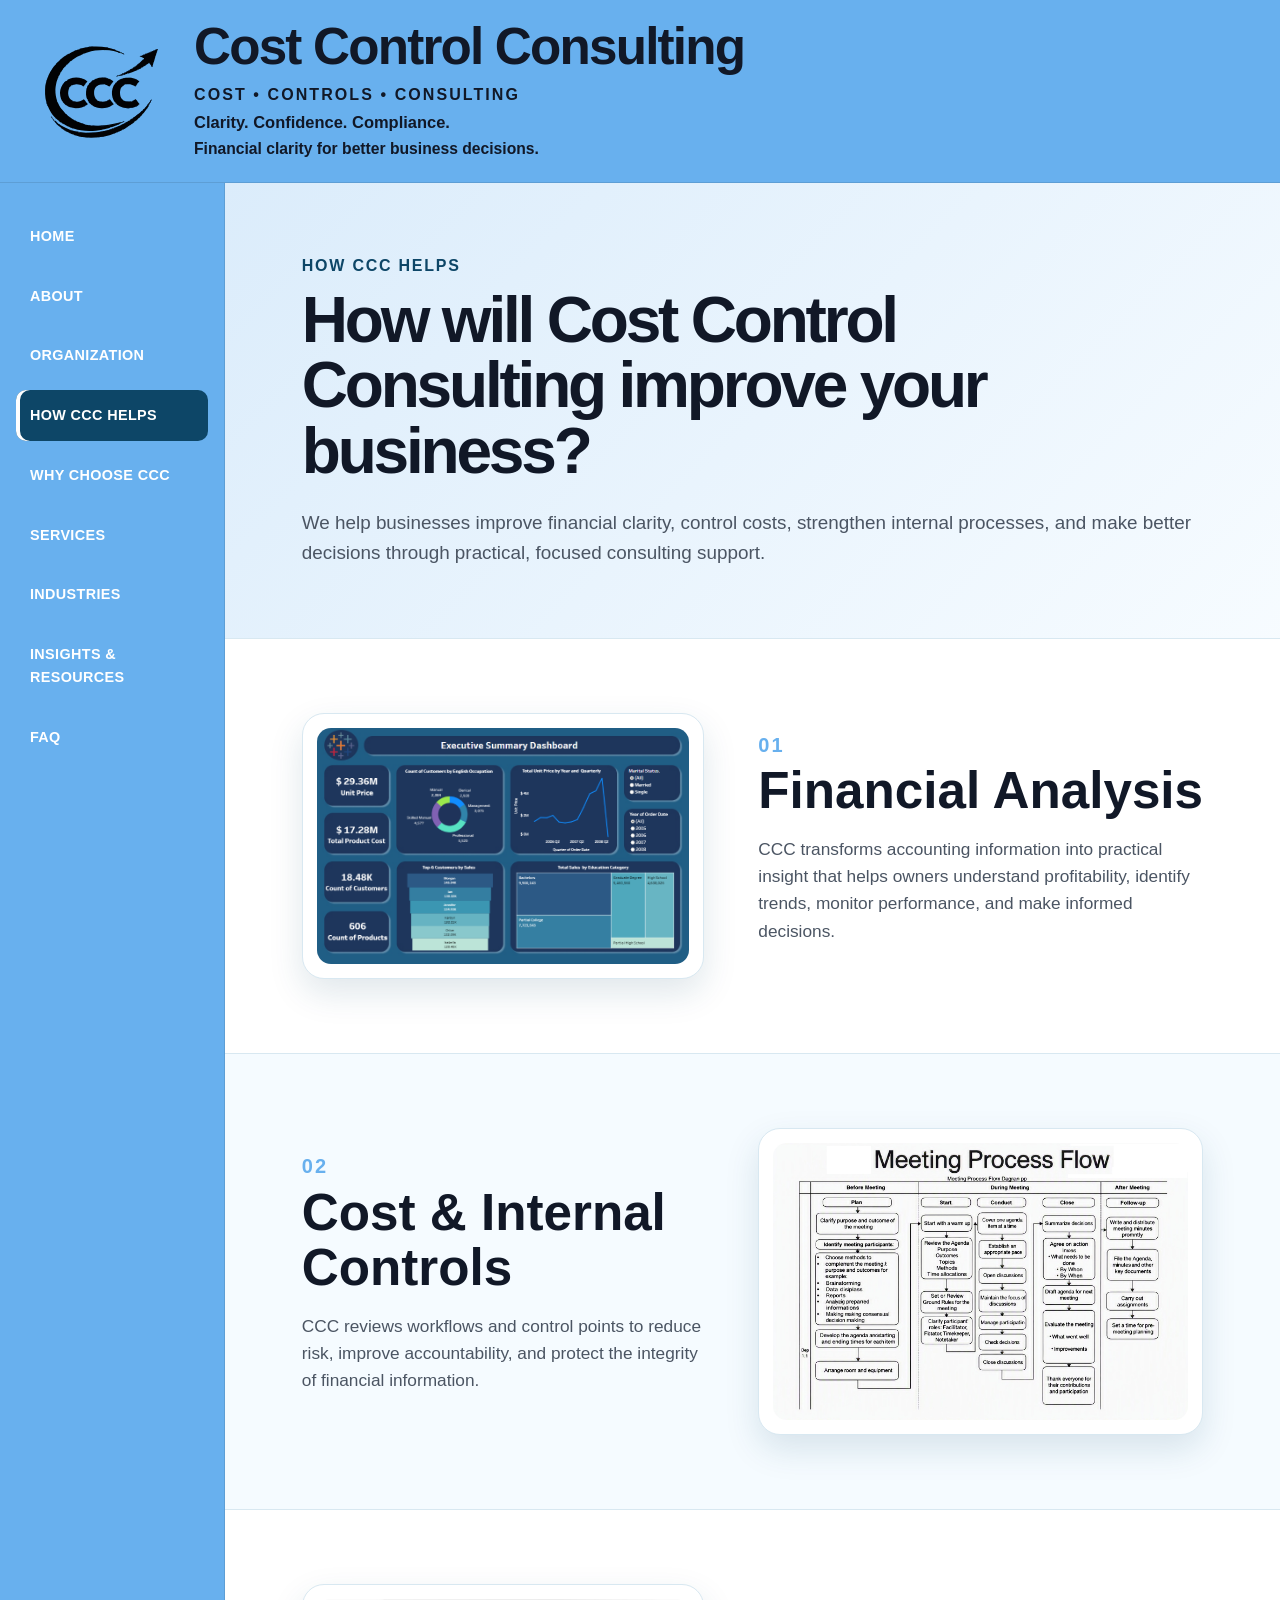
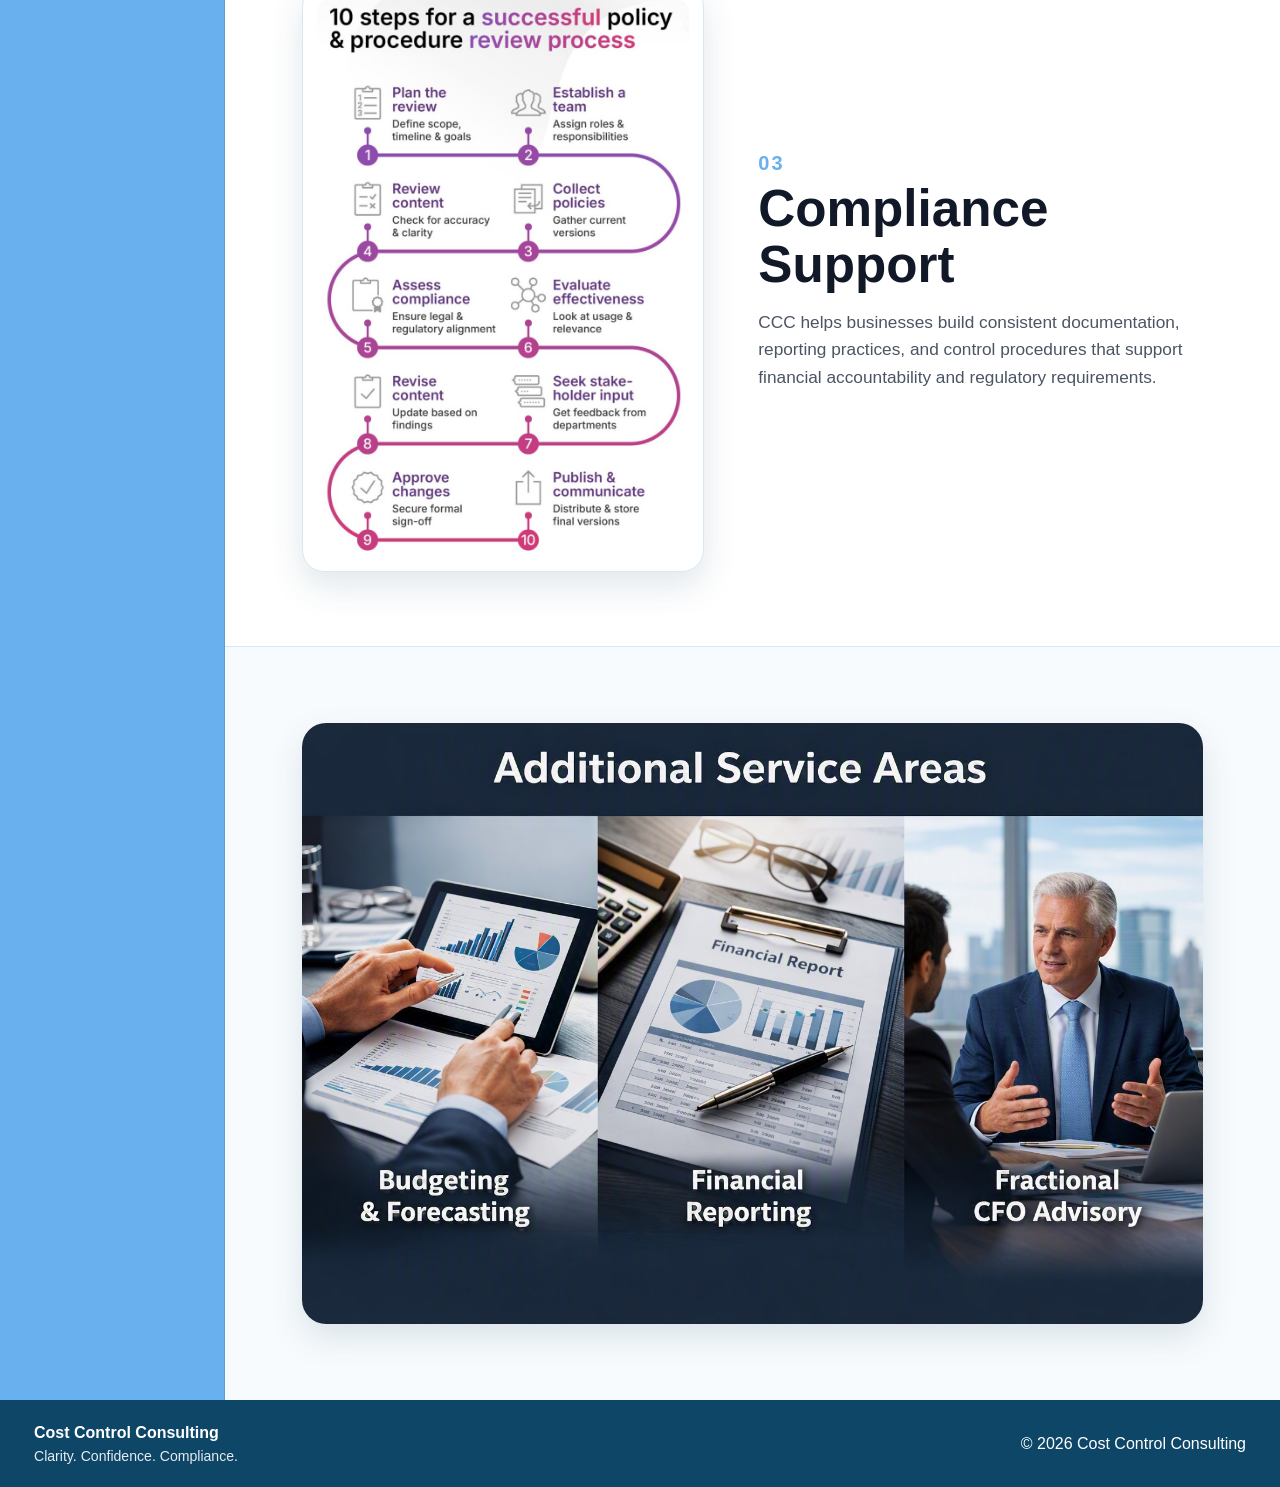
<file: how-ccc-helps.html>
<!DOCTYPE html>

<html lang="en">
<head>
<meta charset="utf-8"/>
<meta content="width=device-width, initial-scale=1.0" name="viewport"/>
<meta content="Learn how Cost Control Consulting improves financial clarity, controls, reporting, and business decision-making." name="description"/>
<title>How CCC Helps | Cost Control Consulting</title>
<link href="images/logo.svg" rel="icon" type="image/svg+xml"/>
<link href="css/style.css" rel="stylesheet"/>
</head>
<body>
<header class="site-header">
<a aria-label="Cost Control Consulting home" class="brand-logo-link" href="index.html">
<img alt="CCC logo" class="brand-logo" src="images/logo.svg"/>
</a>
<div class="brand-copy">
<div class="company-name">Cost Control Consulting</div>
<div class="brand-line">Cost • Controls • Consulting</div>
<div class="brand-values">Clarity. Confidence. Compliance.</div>
<div class="brand-tagline">Financial clarity for better business decisions.</div>
</div>
</header>
<div class="site-shell">
<aside aria-label="Primary navigation" class="sidebar">
<button aria-controls="primary-menu" aria-expanded="false" class="menu-toggle" type="button">
        Menu
      </button>
<nav class="primary-menu" id="primary-menu">
<a href="index.html">Home</a>
<a href="about.html">About</a>
<a href="organization.html">Organization</a>
<a class="active" href="how-ccc-helps.html">How CCC Helps</a>
<a href="why-choose-ccc.html">Why Choose CCC</a>
<a href="services.html">Services</a>
<a href="industries.html">Industries</a>
<a href="insights-resources.html">Insights &amp; Resources</a>
<a href="faq.html">FAQ</a>
</nav>
</aside>
<main class="main-content" tabindex="-1">
<section class="page-intro">
<p class="eyebrow">How CCC Helps</p>
<h1>How will Cost Control Consulting improve your business?</h1>
<p>
        We help businesses improve financial clarity, control costs, strengthen internal
        processes, and make better decisions through practical, focused consulting support.
      </p>
</section>
<section class="feature-row">
<div class="feature-image-wrap">
<img alt="Executive financial dashboard" class="feature-image" src="images/financial-analysis-dashboard.png"/>
</div>
<div class="feature-copy">
<p class="section-number">01</p>
<h2>Financial Analysis</h2>
<p>
          CCC transforms accounting information into practical insight that helps owners
          understand profitability, identify trends, monitor performance, and make informed decisions.
        </p>
</div>
</section>
<section class="feature-row reverse">
<div class="feature-image-wrap">
<img alt="Process flow diagram" class="feature-image" src="images/cost-controls-process.jpg"/>
</div>
<div class="feature-copy">
<p class="section-number">02</p>
<h2>Cost &amp; Internal Controls</h2>
<p>
          CCC reviews workflows and control points to reduce risk, improve accountability,
          and protect the integrity of financial information.
        </p>
</div>
</section>
<section class="feature-row">
<div class="feature-image-wrap portrait-image">
<img alt="Policy and procedure review process" class="feature-image" src="images/compliance-process.jpg"/>
</div>
<div class="feature-copy">
<p class="section-number">03</p>
<h2>Compliance Support</h2>
<p>
          CCC helps businesses build consistent documentation, reporting practices,
          and control procedures that support financial accountability and regulatory requirements.
        </p>
</div>
</section>
<section class="additional-services">
<div class="additional-image">
<img alt="Budgeting, financial reporting, and fractional CFO advisory" src="images/additional-services.jpg"/>
</div>
</section>
</main>
</div>
<footer class="site-footer">
<div>
<strong>Cost Control Consulting</strong>
<span>Clarity. Confidence. Compliance.</span>
</div>
<div>© 2026 Cost Control Consulting</div>
</footer>
<script src="js/script.js"></script>
</body>
</html>
</file>
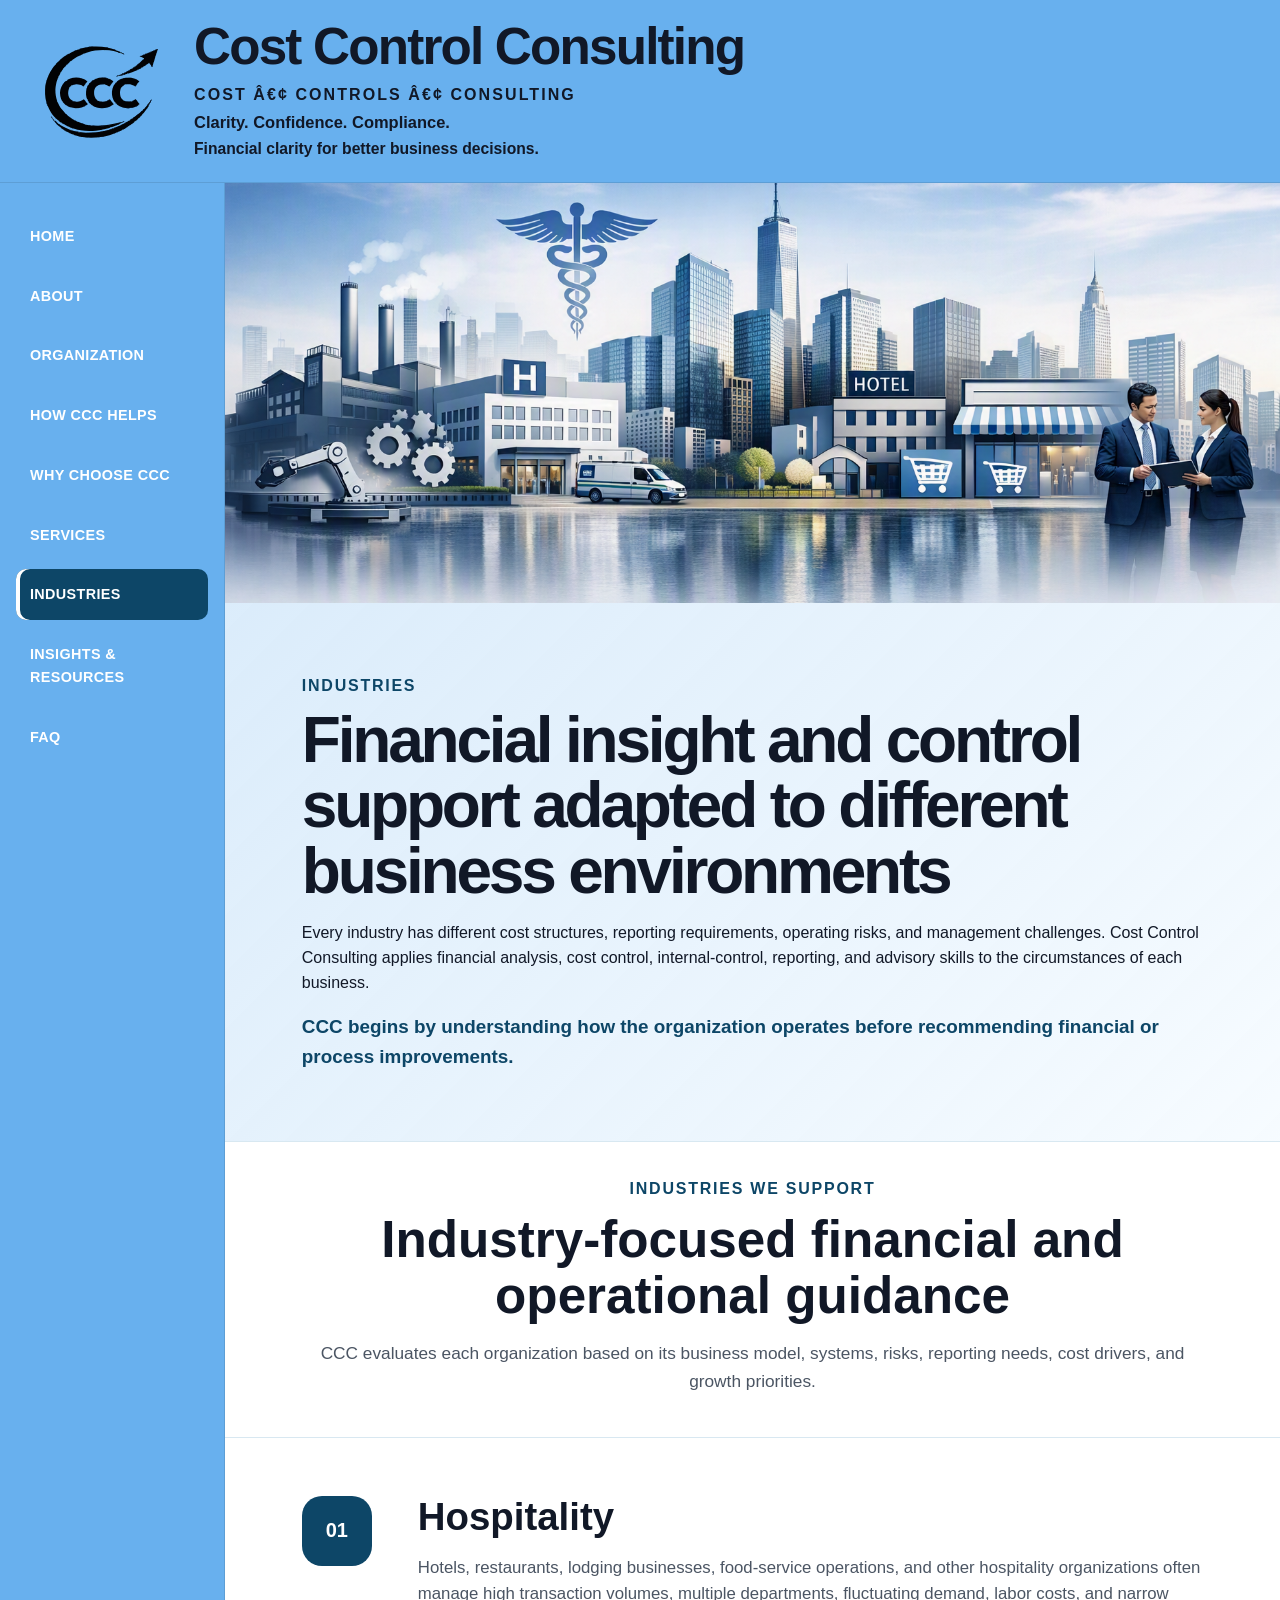
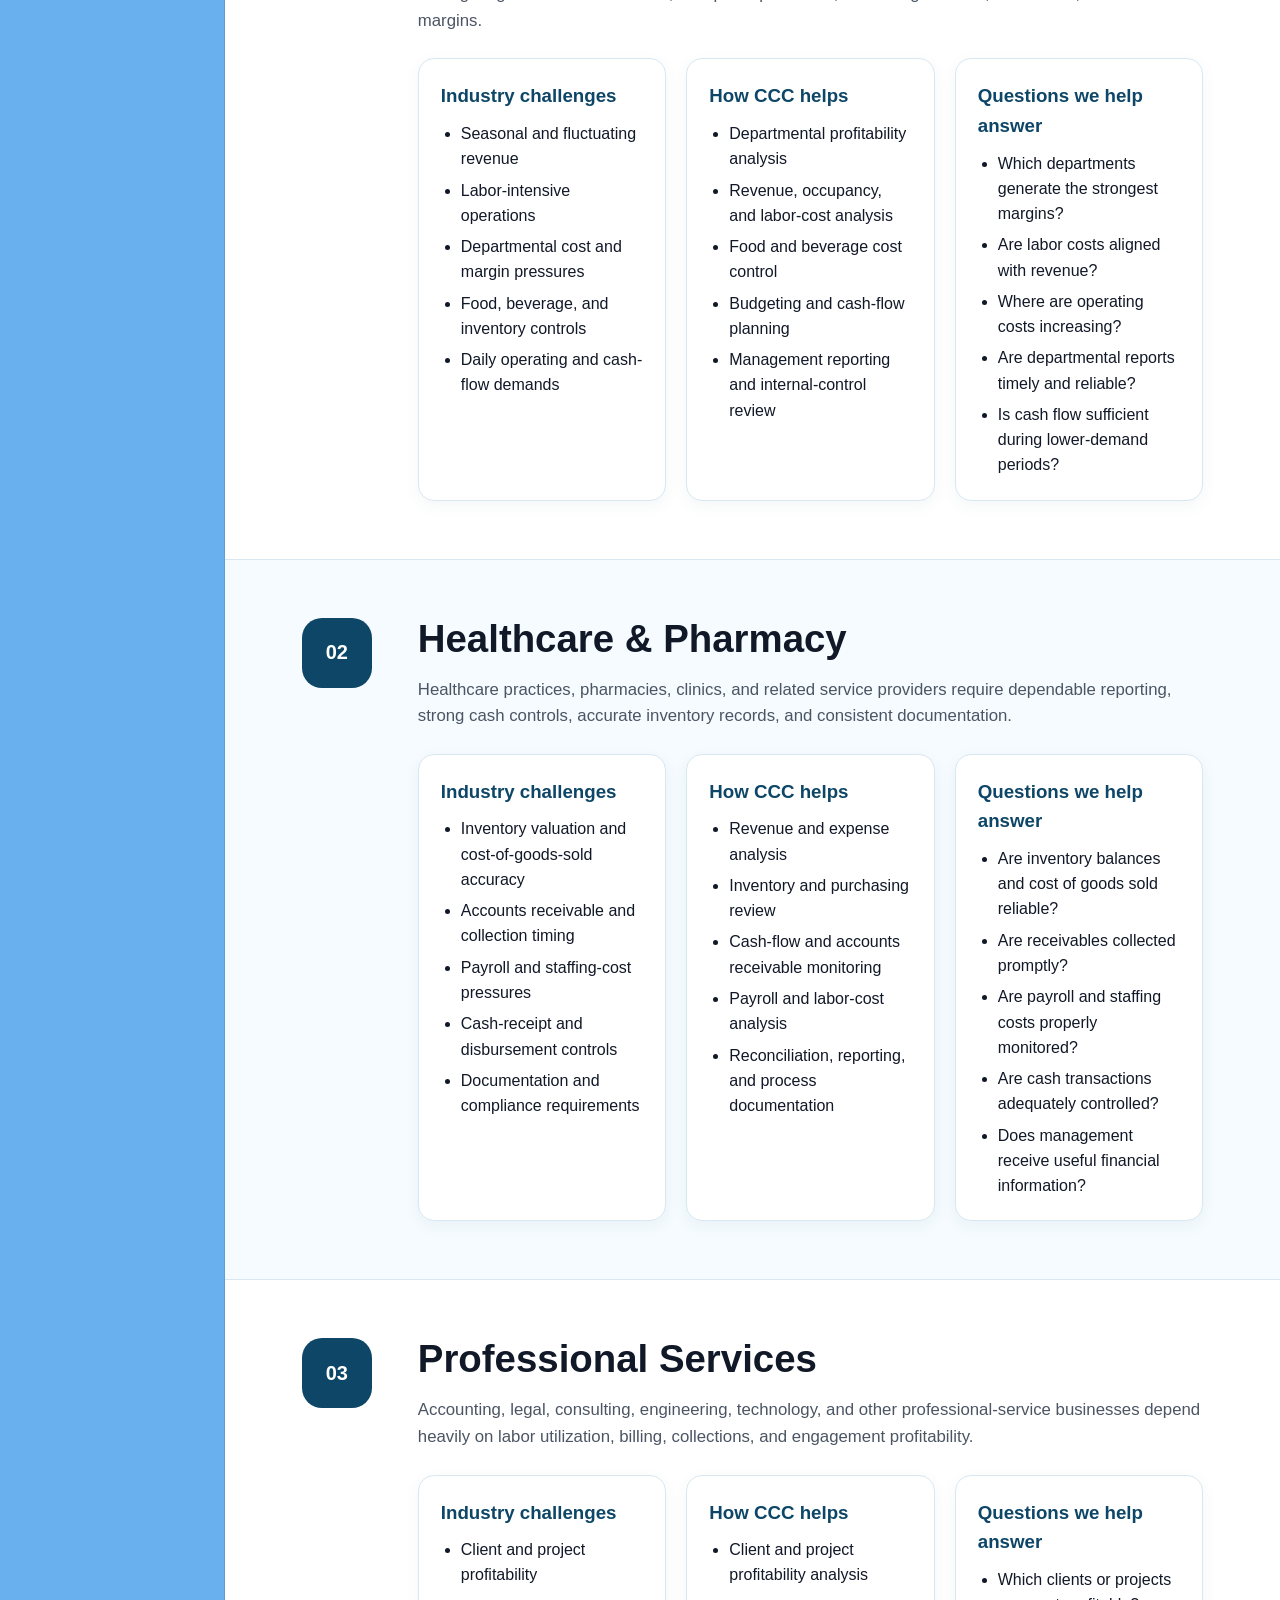
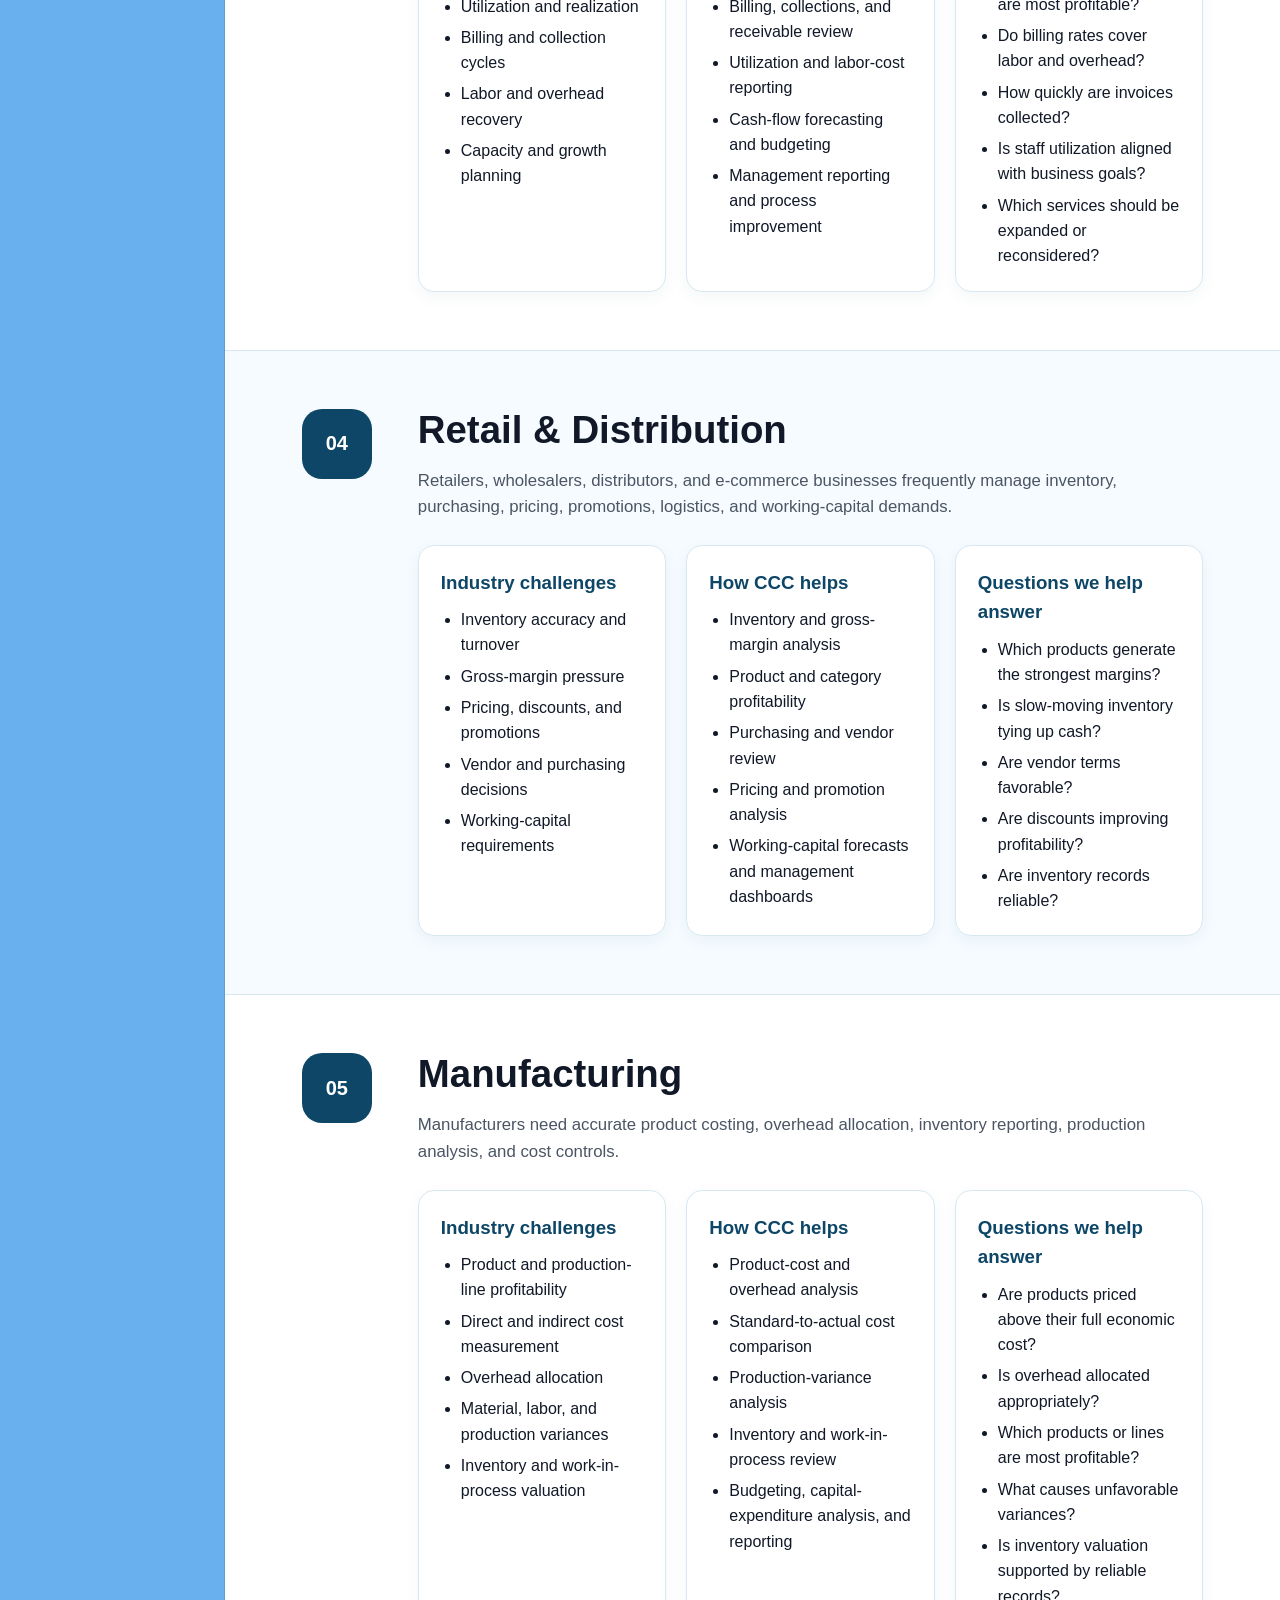
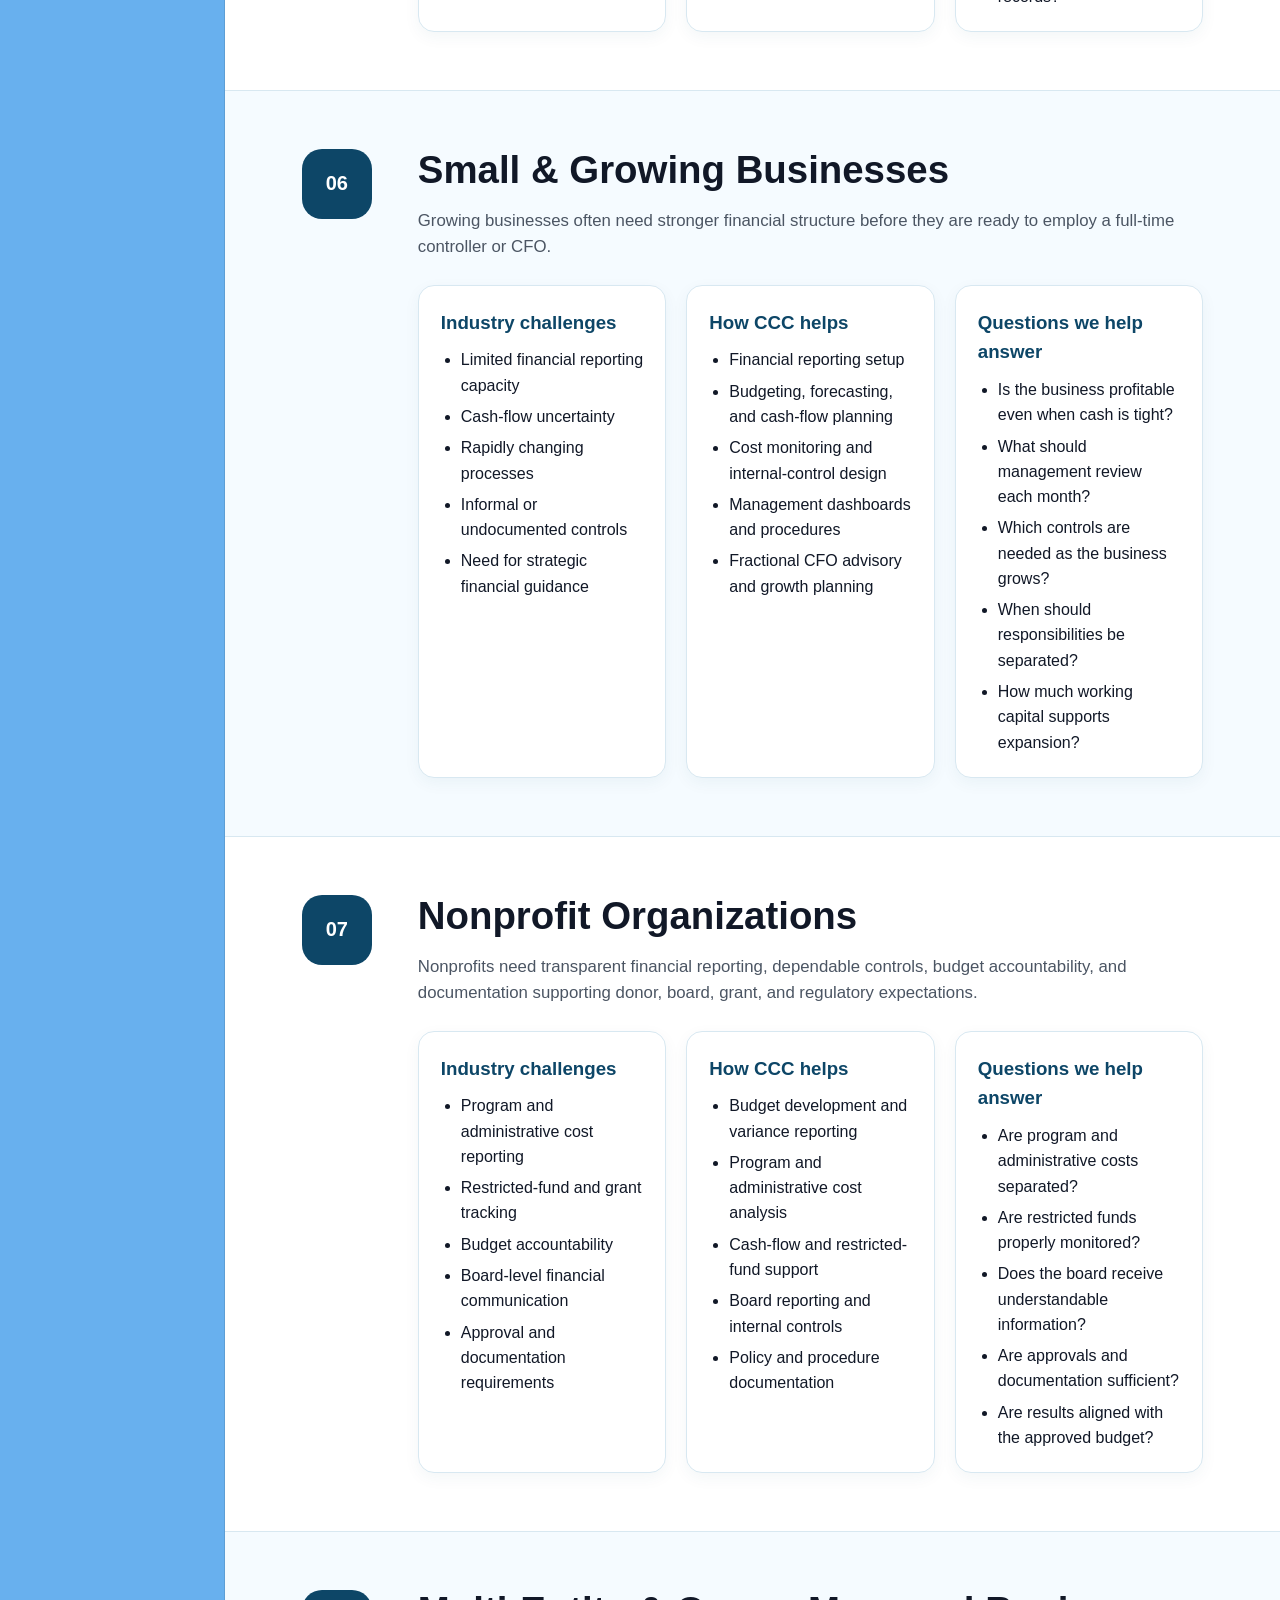
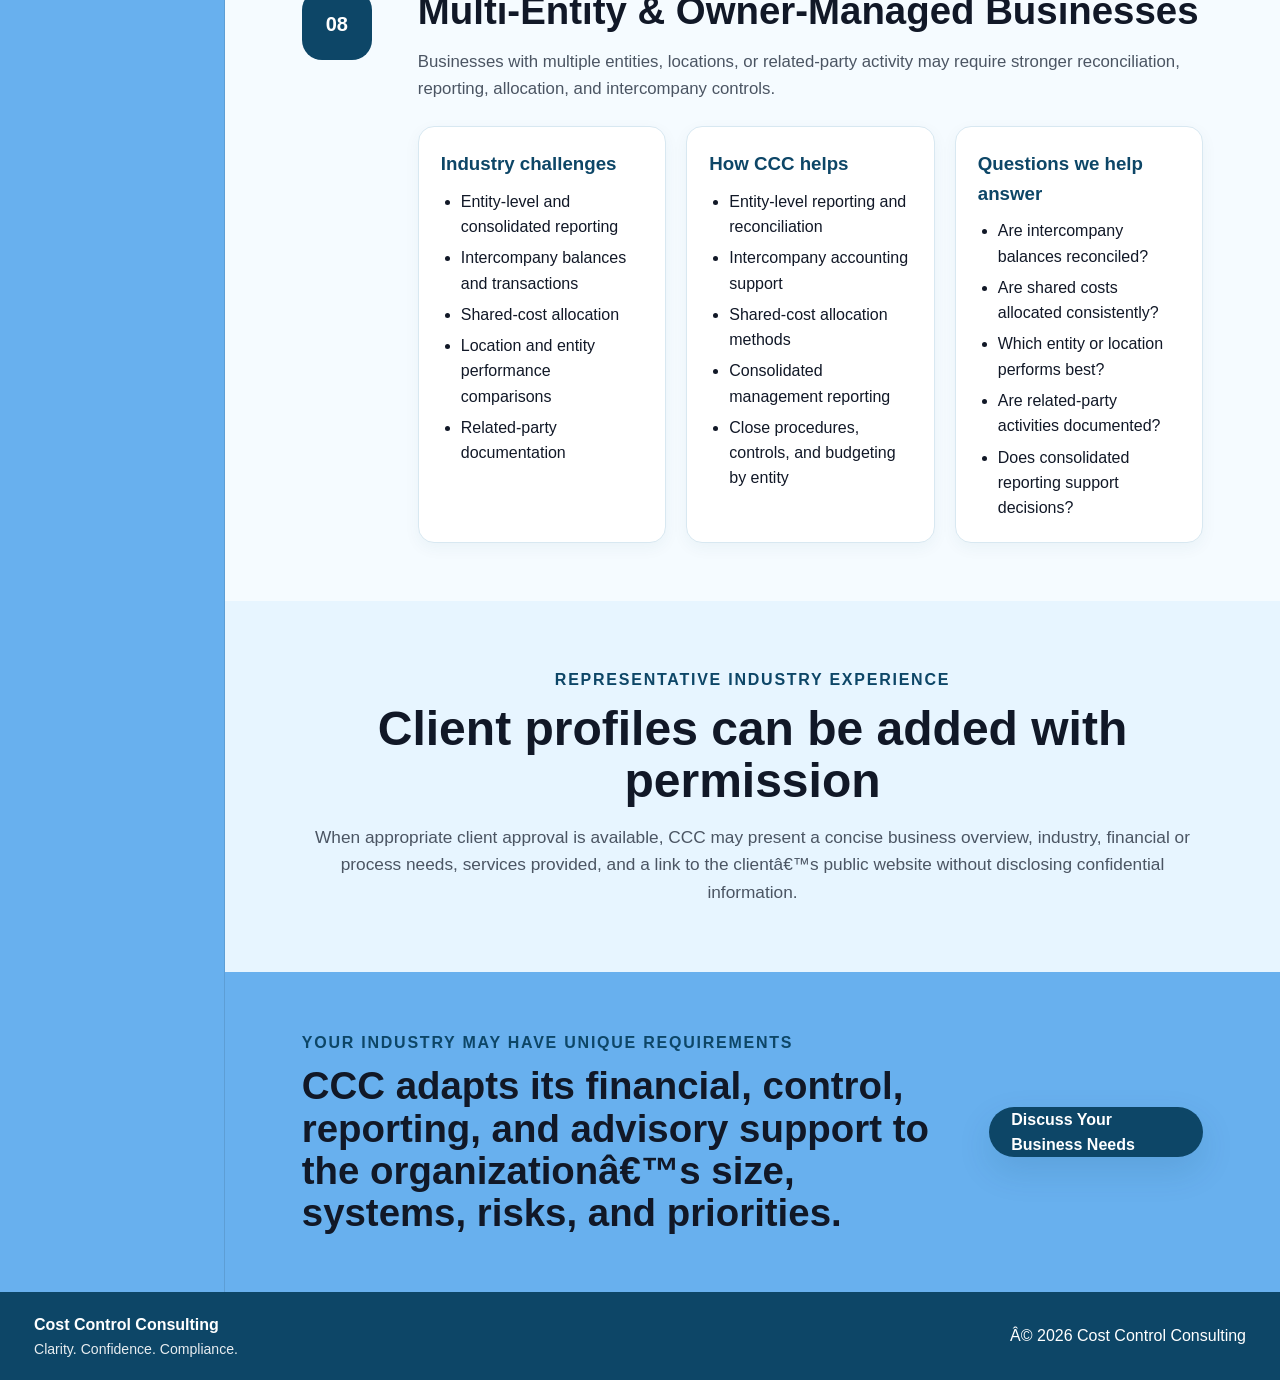
<file: industries.html>
<!DOCTYPE html>

<html lang="en">
<head>
<meta charset="utf-8"/>
<meta content="width=device-width, initial-scale=1.0" name="viewport"/>
<meta content="Explore the industries supported by Cost Control Consulting, including hospitality, healthcare, professional services, retail, manufacturing, nonprofits, and growing businesses." name="description"/>
<title>Industries | Cost Control Consulting</title>
<link href="images/logo.svg" rel="icon" type="image/svg+xml"/>
<link href="css/style.css" rel="stylesheet"/>
</head>
<body>
<header class="site-header">
<a aria-label="Cost Control Consulting home" class="brand-logo-link" href="index.html">
<img alt="CCC logo" class="brand-logo" src="images/logo.svg"/>
</a>
<div class="brand-copy">
<div class="company-name">Cost Control Consulting</div>
<div class="brand-line">Cost â€¢ Controls â€¢ Consulting</div>
<div class="brand-values">Clarity. Confidence. Compliance.</div>
<div class="brand-tagline">Financial clarity for better business decisions.</div>
</div>
</header>
<div class="site-shell">
<aside aria-label="Primary navigation" class="sidebar">
<button aria-controls="primary-menu" aria-expanded="false" class="menu-toggle" type="button">
        Menu
      </button>
<nav class="primary-menu" id="primary-menu">
<a href="index.html">Home</a>
<a href="about.html">About</a>
<a href="organization.html">Organization</a>
<a href="how-ccc-helps.html">How CCC Helps</a>
<a href="why-choose-ccc.html">Why Choose CCC</a>
<a href="services.html">Services</a>
<a class="active" href="industries.html">Industries</a>
<a href="insights-resources.html">Insights &amp; Resources</a>
<a href="faq.html">FAQ</a>
</nav>
</aside>
<main class="main-content industries-main" tabindex="-1">
<section class="industries-hero">
<img alt="Manufacturing, healthcare, hospitality, retail, distribution, and professional service industries" class="industries-hero-image" src="images/industries-banner-clean.png"/>
</section>
<section class="page-intro industries-intro">
<p class="eyebrow">Industries</p>
<h1>Financial insight and control support adapted to different business environments</h1>
<p>
          Every industry has different cost structures, reporting requirements,
          operating risks, and management challenges. Cost Control Consulting applies
          financial analysis, cost control, internal-control, reporting, and advisory
          skills to the circumstances of each business.
        </p>
<p class="intro-note">
          CCC begins by understanding how the organization operates before recommending
          financial or process improvements.
        </p>
</section>
<section class="industries-heading">
<p class="eyebrow">Industries We Support</p>
<h2>Industry-focused financial and operational guidance</h2>
<p>
          CCC evaluates each organization based on its business model, systems, risks,
          reporting needs, cost drivers, and growth priorities.
        </p>
</section>
<section class="industry-list">
<article class="industry-detail">
<div class="industry-number">01</div>
<div class="industry-body">
<h2>Hospitality</h2>
<p>
              Hotels, restaurants, lodging businesses, food-service operations, and
              other hospitality organizations often manage high transaction volumes,
              multiple departments, fluctuating demand, labor costs, and narrow margins.
            </p>
<div class="industry-columns">
<div>
<h3>Industry challenges</h3>
<ul>
<li>Seasonal and fluctuating revenue</li>
<li>Labor-intensive operations</li>
<li>Departmental cost and margin pressures</li>
<li>Food, beverage, and inventory controls</li>
<li>Daily operating and cash-flow demands</li>
</ul>
</div>
<div>
<h3>How CCC helps</h3>
<ul>
<li>Departmental profitability analysis</li>
<li>Revenue, occupancy, and labor-cost analysis</li>
<li>Food and beverage cost control</li>
<li>Budgeting and cash-flow planning</li>
<li>Management reporting and internal-control review</li>
</ul>
</div>
<div>
<h3>Questions we help answer</h3>
<ul>
<li>Which departments generate the strongest margins?</li>
<li>Are labor costs aligned with revenue?</li>
<li>Where are operating costs increasing?</li>
<li>Are departmental reports timely and reliable?</li>
<li>Is cash flow sufficient during lower-demand periods?</li>
</ul>
</div>
</div>
</div>
</article>
<article class="industry-detail">
<div class="industry-number">02</div>
<div class="industry-body">
<h2>Healthcare &amp; Pharmacy</h2>
<p>
              Healthcare practices, pharmacies, clinics, and related service providers
              require dependable reporting, strong cash controls, accurate inventory
              records, and consistent documentation.
            </p>
<div class="industry-columns">
<div>
<h3>Industry challenges</h3>
<ul>
<li>Inventory valuation and cost-of-goods-sold accuracy</li>
<li>Accounts receivable and collection timing</li>
<li>Payroll and staffing-cost pressures</li>
<li>Cash-receipt and disbursement controls</li>
<li>Documentation and compliance requirements</li>
</ul>
</div>
<div>
<h3>How CCC helps</h3>
<ul>
<li>Revenue and expense analysis</li>
<li>Inventory and purchasing review</li>
<li>Cash-flow and accounts receivable monitoring</li>
<li>Payroll and labor-cost analysis</li>
<li>Reconciliation, reporting, and process documentation</li>
</ul>
</div>
<div>
<h3>Questions we help answer</h3>
<ul>
<li>Are inventory balances and cost of goods sold reliable?</li>
<li>Are receivables collected promptly?</li>
<li>Are payroll and staffing costs properly monitored?</li>
<li>Are cash transactions adequately controlled?</li>
<li>Does management receive useful financial information?</li>
</ul>
</div>
</div>
</div>
</article>
<article class="industry-detail">
<div class="industry-number">03</div>
<div class="industry-body">
<h2>Professional Services</h2>
<p>
              Accounting, legal, consulting, engineering, technology, and other
              professional-service businesses depend heavily on labor utilization,
              billing, collections, and engagement profitability.
            </p>
<div class="industry-columns">
<div>
<h3>Industry challenges</h3>
<ul>
<li>Client and project profitability</li>
<li>Utilization and realization</li>
<li>Billing and collection cycles</li>
<li>Labor and overhead recovery</li>
<li>Capacity and growth planning</li>
</ul>
</div>
<div>
<h3>How CCC helps</h3>
<ul>
<li>Client and project profitability analysis</li>
<li>Billing, collections, and receivable review</li>
<li>Utilization and labor-cost reporting</li>
<li>Cash-flow forecasting and budgeting</li>
<li>Management reporting and process improvement</li>
</ul>
</div>
<div>
<h3>Questions we help answer</h3>
<ul>
<li>Which clients or projects are most profitable?</li>
<li>Do billing rates cover labor and overhead?</li>
<li>How quickly are invoices collected?</li>
<li>Is staff utilization aligned with business goals?</li>
<li>Which services should be expanded or reconsidered?</li>
</ul>
</div>
</div>
</div>
</article>
<article class="industry-detail">
<div class="industry-number">04</div>
<div class="industry-body">
<h2>Retail &amp; Distribution</h2>
<p>
              Retailers, wholesalers, distributors, and e-commerce businesses frequently
              manage inventory, purchasing, pricing, promotions, logistics, and
              working-capital demands.
            </p>
<div class="industry-columns">
<div>
<h3>Industry challenges</h3>
<ul>
<li>Inventory accuracy and turnover</li>
<li>Gross-margin pressure</li>
<li>Pricing, discounts, and promotions</li>
<li>Vendor and purchasing decisions</li>
<li>Working-capital requirements</li>
</ul>
</div>
<div>
<h3>How CCC helps</h3>
<ul>
<li>Inventory and gross-margin analysis</li>
<li>Product and category profitability</li>
<li>Purchasing and vendor review</li>
<li>Pricing and promotion analysis</li>
<li>Working-capital forecasts and management dashboards</li>
</ul>
</div>
<div>
<h3>Questions we help answer</h3>
<ul>
<li>Which products generate the strongest margins?</li>
<li>Is slow-moving inventory tying up cash?</li>
<li>Are vendor terms favorable?</li>
<li>Are discounts improving profitability?</li>
<li>Are inventory records reliable?</li>
</ul>
</div>
</div>
</div>
</article>
<article class="industry-detail">
<div class="industry-number">05</div>
<div class="industry-body">
<h2>Manufacturing</h2>
<p>
              Manufacturers need accurate product costing, overhead allocation,
              inventory reporting, production analysis, and cost controls.
            </p>
<div class="industry-columns">
<div>
<h3>Industry challenges</h3>
<ul>
<li>Product and production-line profitability</li>
<li>Direct and indirect cost measurement</li>
<li>Overhead allocation</li>
<li>Material, labor, and production variances</li>
<li>Inventory and work-in-process valuation</li>
</ul>
</div>
<div>
<h3>How CCC helps</h3>
<ul>
<li>Product-cost and overhead analysis</li>
<li>Standard-to-actual cost comparison</li>
<li>Production-variance analysis</li>
<li>Inventory and work-in-process review</li>
<li>Budgeting, capital-expenditure analysis, and reporting</li>
</ul>
</div>
<div>
<h3>Questions we help answer</h3>
<ul>
<li>Are products priced above their full economic cost?</li>
<li>Is overhead allocated appropriately?</li>
<li>Which products or lines are most profitable?</li>
<li>What causes unfavorable variances?</li>
<li>Is inventory valuation supported by reliable records?</li>
</ul>
</div>
</div>
</div>
</article>
<article class="industry-detail">
<div class="industry-number">06</div>
<div class="industry-body">
<h2>Small &amp; Growing Businesses</h2>
<p>
              Growing businesses often need stronger financial structure before they
              are ready to employ a full-time controller or CFO.
            </p>
<div class="industry-columns">
<div>
<h3>Industry challenges</h3>
<ul>
<li>Limited financial reporting capacity</li>
<li>Cash-flow uncertainty</li>
<li>Rapidly changing processes</li>
<li>Informal or undocumented controls</li>
<li>Need for strategic financial guidance</li>
</ul>
</div>
<div>
<h3>How CCC helps</h3>
<ul>
<li>Financial reporting setup</li>
<li>Budgeting, forecasting, and cash-flow planning</li>
<li>Cost monitoring and internal-control design</li>
<li>Management dashboards and procedures</li>
<li>Fractional CFO advisory and growth planning</li>
</ul>
</div>
<div>
<h3>Questions we help answer</h3>
<ul>
<li>Is the business profitable even when cash is tight?</li>
<li>What should management review each month?</li>
<li>Which controls are needed as the business grows?</li>
<li>When should responsibilities be separated?</li>
<li>How much working capital supports expansion?</li>
</ul>
</div>
</div>
</div>
</article>
<article class="industry-detail">
<div class="industry-number">07</div>
<div class="industry-body">
<h2>Nonprofit Organizations</h2>
<p>
              Nonprofits need transparent financial reporting, dependable controls,
              budget accountability, and documentation supporting donor, board, grant,
              and regulatory expectations.
            </p>
<div class="industry-columns">
<div>
<h3>Industry challenges</h3>
<ul>
<li>Program and administrative cost reporting</li>
<li>Restricted-fund and grant tracking</li>
<li>Budget accountability</li>
<li>Board-level financial communication</li>
<li>Approval and documentation requirements</li>
</ul>
</div>
<div>
<h3>How CCC helps</h3>
<ul>
<li>Budget development and variance reporting</li>
<li>Program and administrative cost analysis</li>
<li>Cash-flow and restricted-fund support</li>
<li>Board reporting and internal controls</li>
<li>Policy and procedure documentation</li>
</ul>
</div>
<div>
<h3>Questions we help answer</h3>
<ul>
<li>Are program and administrative costs separated?</li>
<li>Are restricted funds properly monitored?</li>
<li>Does the board receive understandable information?</li>
<li>Are approvals and documentation sufficient?</li>
<li>Are results aligned with the approved budget?</li>
</ul>
</div>
</div>
</div>
</article>
<article class="industry-detail">
<div class="industry-number">08</div>
<div class="industry-body">
<h2>Multi-Entity &amp; Owner-Managed Businesses</h2>
<p>
              Businesses with multiple entities, locations, or related-party activity
              may require stronger reconciliation, reporting, allocation, and
              intercompany controls.
            </p>
<div class="industry-columns">
<div>
<h3>Industry challenges</h3>
<ul>
<li>Entity-level and consolidated reporting</li>
<li>Intercompany balances and transactions</li>
<li>Shared-cost allocation</li>
<li>Location and entity performance comparisons</li>
<li>Related-party documentation</li>
</ul>
</div>
<div>
<h3>How CCC helps</h3>
<ul>
<li>Entity-level reporting and reconciliation</li>
<li>Intercompany accounting support</li>
<li>Shared-cost allocation methods</li>
<li>Consolidated management reporting</li>
<li>Close procedures, controls, and budgeting by entity</li>
</ul>
</div>
<div>
<h3>Questions we help answer</h3>
<ul>
<li>Are intercompany balances reconciled?</li>
<li>Are shared costs allocated consistently?</li>
<li>Which entity or location performs best?</li>
<li>Are related-party activities documented?</li>
<li>Does consolidated reporting support decisions?</li>
</ul>
</div>
</div>
</div>
</article>
</section>
<section class="representative-experience">
<p class="eyebrow">Representative Industry Experience</p>
<h2>Client profiles can be added with permission</h2>
<p>
          When appropriate client approval is available, CCC may present a concise
          business overview, industry, financial or process needs, services provided,
          and a link to the clientâ€™s public website without disclosing confidential
          information.
        </p>
</section>
<section class="consultation-banner">
<div>
<p class="eyebrow">Your industry may have unique requirements</p>
<h2>
            CCC adapts its financial, control, reporting, and advisory support to the
            organizationâ€™s size, systems, risks, and priorities.
          </h2>
</div>
<a class="primary-button"
   href="https://script.google.com/macros/s/AKfycbxB3lf-y2yfBIMAEMqqTIJ7yCSk_bFzFcQ-709elF8kLjOUbKQ_QBhttdawOuq5kRCtzA/exec"
   target="_blank"
   rel="noopener">Discuss Your Business Needs</a>
</section>
</main>
</div>
<footer class="site-footer">
<div>
<strong>Cost Control Consulting</strong>
<span>Clarity. Confidence. Compliance.</span>
</div>
<div>Â© 2026 Cost Control Consulting</div>
</footer>
<script src="js/script.js"></script>
</body>
</html>
</file>
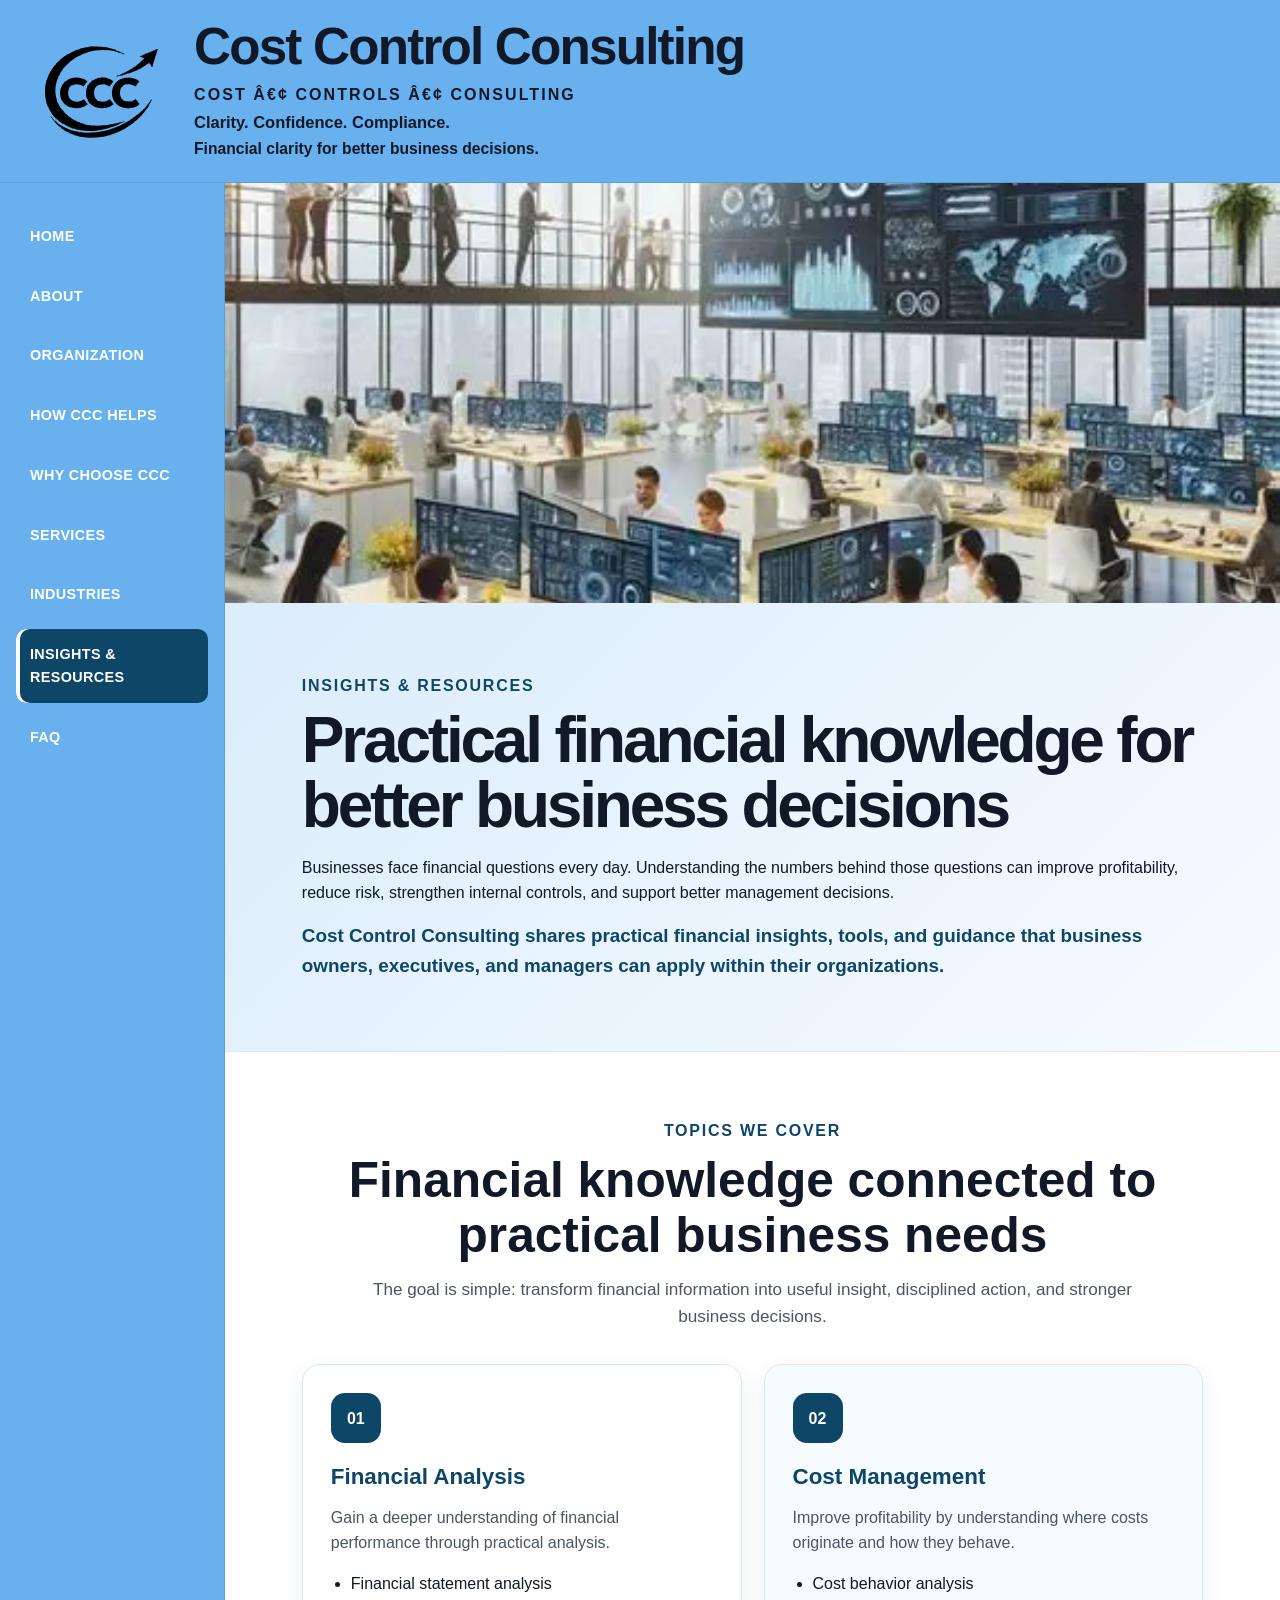
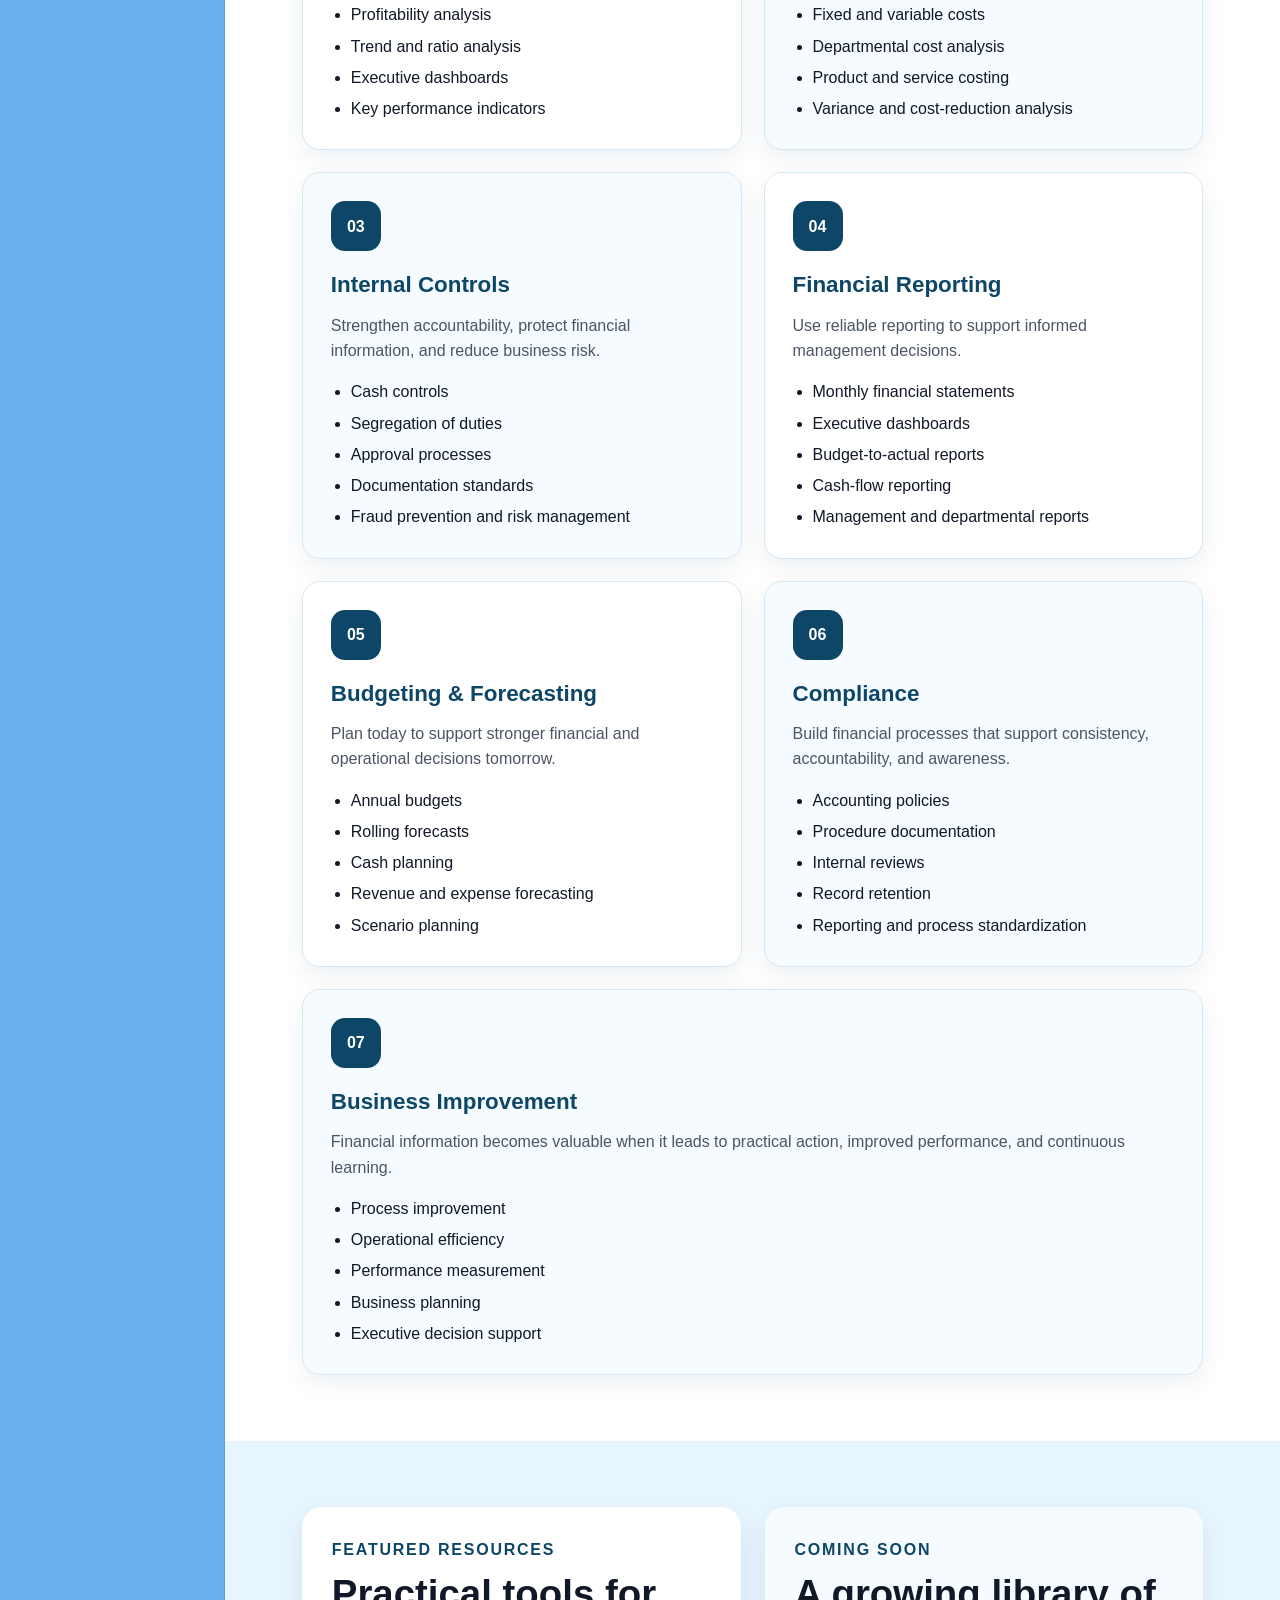
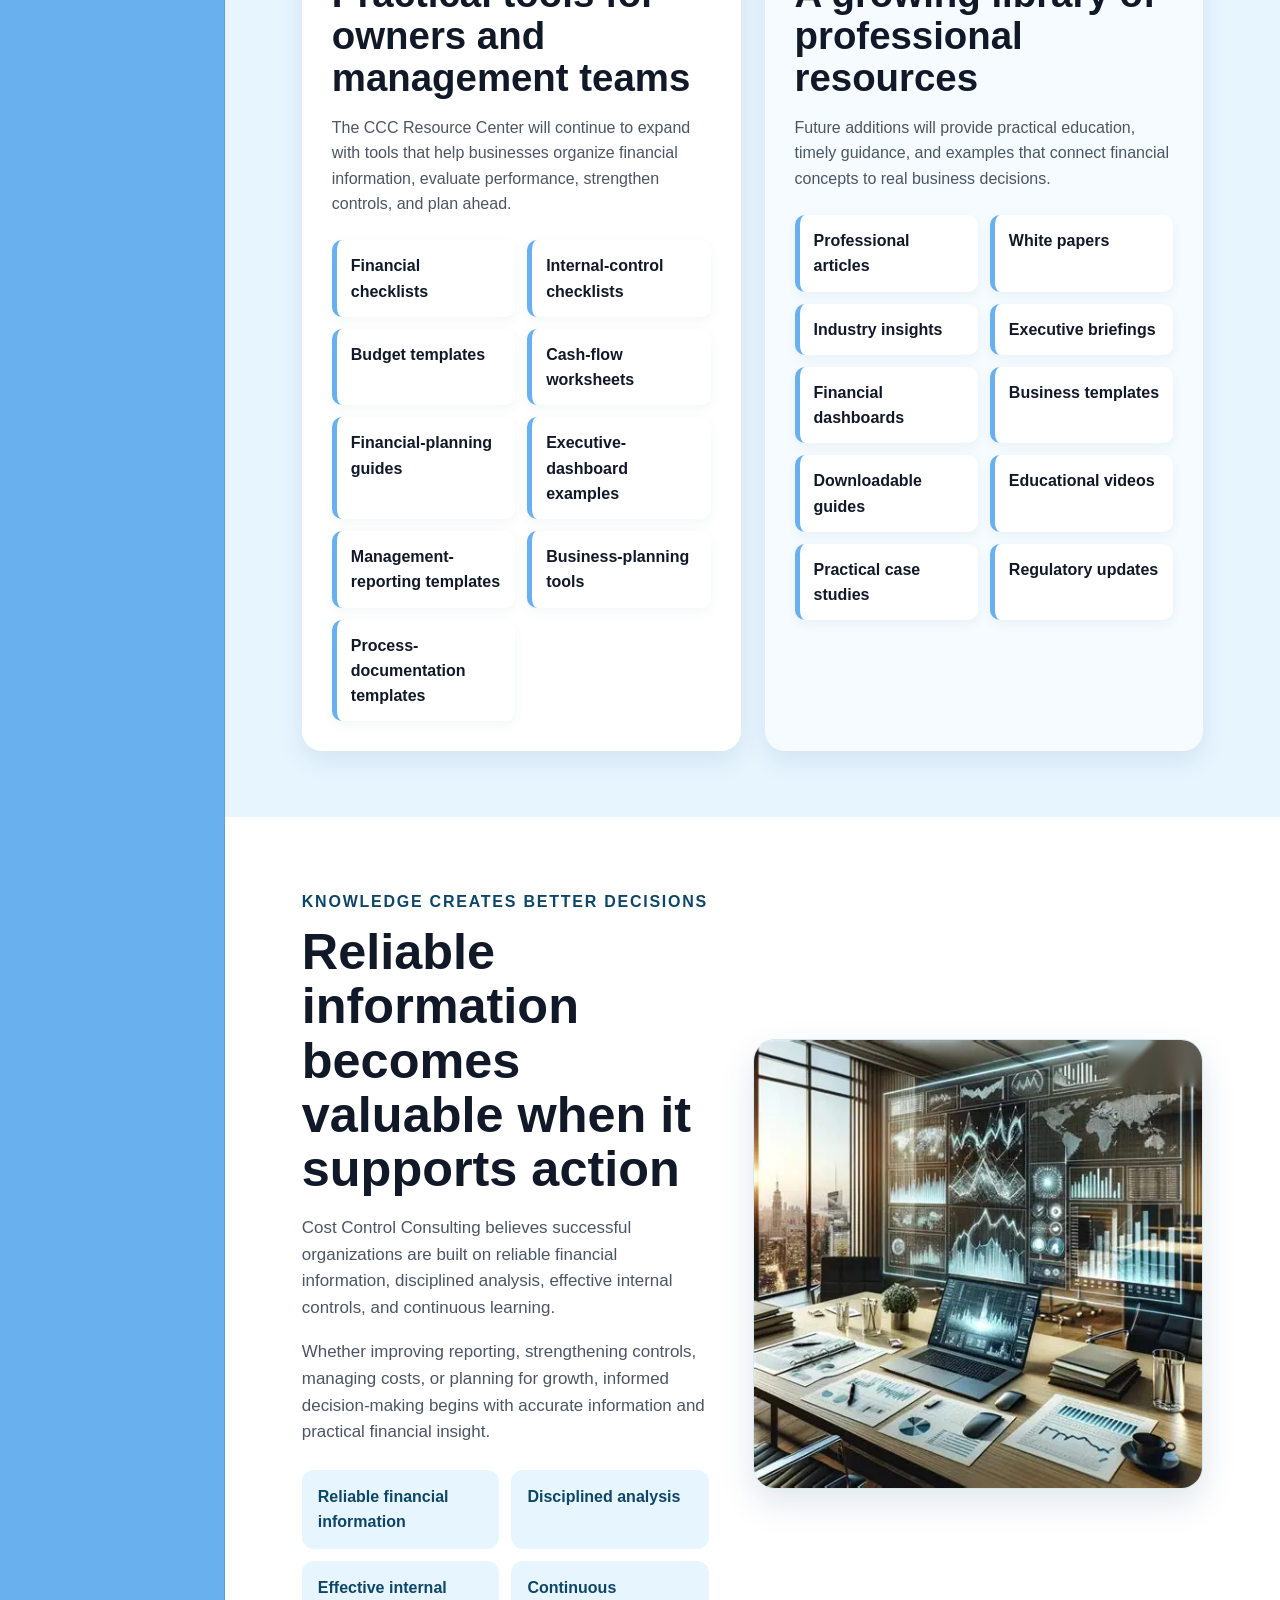
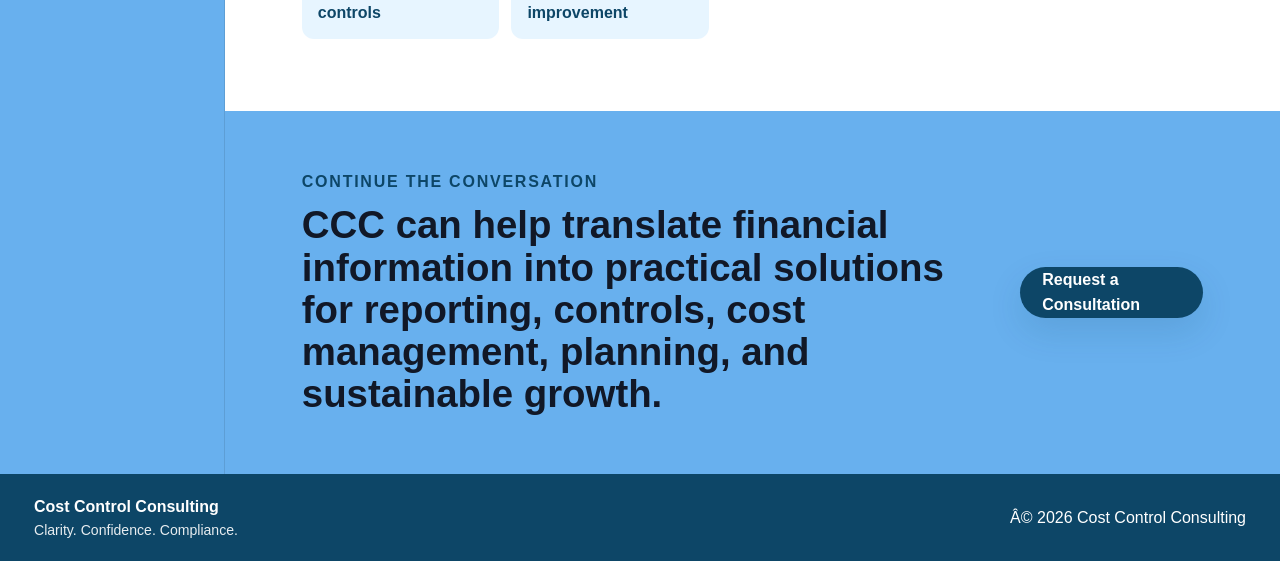
<file: insights-resources.html>
<!DOCTYPE html>

<html lang="en">
<head>
<meta charset="utf-8"/>
<meta content="width=device-width, initial-scale=1.0" name="viewport"/>
<meta content="Explore practical financial insights and resources from Cost Control Consulting on analysis, cost management, internal controls, reporting, budgeting, compliance, and business improvement." name="description"/>
<title>Insights &amp; Resources | Cost Control Consulting</title>
<link href="images/logo.svg" rel="icon" type="image/svg+xml"/>
<link href="css/style.css" rel="stylesheet"/>
</head>
<body>
<header class="site-header">
<a aria-label="Cost Control Consulting home" class="brand-logo-link" href="index.html">
<img alt="CCC logo" class="brand-logo" src="images/logo.svg"/>
</a>
<div class="brand-copy">
<div class="company-name">Cost Control Consulting</div>
<div class="brand-line">Cost â€¢ Controls â€¢ Consulting</div>
<div class="brand-values">Clarity. Confidence. Compliance.</div>
<div class="brand-tagline">Financial clarity for better business decisions.</div>
</div>
</header>
<div class="site-shell">
<aside aria-label="Primary navigation" class="sidebar">
<button aria-controls="primary-menu" aria-expanded="false" class="menu-toggle" type="button">
        Menu
      </button>
<nav class="primary-menu" id="primary-menu">
<a href="index.html">Home</a>
<a href="about.html">About</a>
<a href="organization.html">Organization</a>
<a href="how-ccc-helps.html">How CCC Helps</a>
<a href="why-choose-ccc.html">Why Choose CCC</a>
<a href="services.html">Services</a>
<a href="industries.html">Industries</a>
<a class="active" href="insights-resources.html">Insights &amp; Resources</a>
<a href="faq.html">FAQ</a>
</nav>
</aside>
<main class="main-content insights-main" tabindex="-1">
<section class="insights-hero">
<img alt="Executive financial dashboards, management reporting, market analysis, and business intelligence displays" class="insights-hero-image" src="images/insights-banner.png"/>
</section>
<section class="page-intro insights-intro">
<p class="eyebrow">Insights &amp; Resources</p>
<h1>Practical financial knowledge for better business decisions</h1>
<p>
          Businesses face financial questions every day. Understanding the numbers behind
          those questions can improve profitability, reduce risk, strengthen internal
          controls, and support better management decisions.
        </p>
<p class="intro-note">
          Cost Control Consulting shares practical financial insights, tools, and guidance
          that business owners, executives, and managers can apply within their organizations.
        </p>
</section>
<section class="topics-section">
<div class="section-heading-centered">
<p class="eyebrow">Topics We Cover</p>
<h2>Financial knowledge connected to practical business needs</h2>
<p>
            The goal is simple: transform financial information into useful insight,
            disciplined action, and stronger business decisions.
          </p>
</div>
<div class="topics-grid">
<article class="topic-card">
<div class="topic-number">01</div>
<h3>Financial Analysis</h3>
<p>Gain a deeper understanding of financial performance through practical analysis.</p>
<ul>
<li>Financial statement analysis</li>
<li>Profitability analysis</li>
<li>Trend and ratio analysis</li>
<li>Executive dashboards</li>
<li>Key performance indicators</li>
</ul>
</article>
<article class="topic-card">
<div class="topic-number">02</div>
<h3>Cost Management</h3>
<p>Improve profitability by understanding where costs originate and how they behave.</p>
<ul>
<li>Cost behavior analysis</li>
<li>Fixed and variable costs</li>
<li>Departmental cost analysis</li>
<li>Product and service costing</li>
<li>Variance and cost-reduction analysis</li>
</ul>
</article>
<article class="topic-card">
<div class="topic-number">03</div>
<h3>Internal Controls</h3>
<p>Strengthen accountability, protect financial information, and reduce business risk.</p>
<ul>
<li>Cash controls</li>
<li>Segregation of duties</li>
<li>Approval processes</li>
<li>Documentation standards</li>
<li>Fraud prevention and risk management</li>
</ul>
</article>
<article class="topic-card">
<div class="topic-number">04</div>
<h3>Financial Reporting</h3>
<p>Use reliable reporting to support informed management decisions.</p>
<ul>
<li>Monthly financial statements</li>
<li>Executive dashboards</li>
<li>Budget-to-actual reports</li>
<li>Cash-flow reporting</li>
<li>Management and departmental reports</li>
</ul>
</article>
<article class="topic-card">
<div class="topic-number">05</div>
<h3>Budgeting &amp; Forecasting</h3>
<p>Plan today to support stronger financial and operational decisions tomorrow.</p>
<ul>
<li>Annual budgets</li>
<li>Rolling forecasts</li>
<li>Cash planning</li>
<li>Revenue and expense forecasting</li>
<li>Scenario planning</li>
</ul>
</article>
<article class="topic-card">
<div class="topic-number">06</div>
<h3>Compliance</h3>
<p>Build financial processes that support consistency, accountability, and awareness.</p>
<ul>
<li>Accounting policies</li>
<li>Procedure documentation</li>
<li>Internal reviews</li>
<li>Record retention</li>
<li>Reporting and process standardization</li>
</ul>
</article>
<article class="topic-card topic-card-wide">
<div class="topic-number">07</div>
<h3>Business Improvement</h3>
<p>
              Financial information becomes valuable when it leads to practical action,
              improved performance, and continuous learning.
            </p>
<ul>
<li>Process improvement</li>
<li>Operational efficiency</li>
<li>Performance measurement</li>
<li>Business planning</li>
<li>Executive decision support</li>
</ul>
</article>
</div>
</section>
<section class="resources-section">
<div class="resources-column">
<p class="eyebrow">Featured Resources</p>
<h2>Practical tools for owners and management teams</h2>
<p>
            The CCC Resource Center will continue to expand with tools that help businesses
            organize financial information, evaluate performance, strengthen controls, and plan ahead.
          </p>
<div class="resource-list">
<span>Financial checklists</span>
<span>Internal-control checklists</span>
<span>Budget templates</span>
<span>Cash-flow worksheets</span>
<span>Financial-planning guides</span>
<span>Executive-dashboard examples</span>
<span>Management-reporting templates</span>
<span>Business-planning tools</span>
<span>Process-documentation templates</span>
</div>
</div>
<div class="resources-column coming-soon-column">
<p class="eyebrow">Coming Soon</p>
<h2>A growing library of professional resources</h2>
<p>
            Future additions will provide practical education, timely guidance, and
            examples that connect financial concepts to real business decisions.
          </p>
<div class="resource-list">
<span>Professional articles</span>
<span>White papers</span>
<span>Industry insights</span>
<span>Executive briefings</span>
<span>Financial dashboards</span>
<span>Business templates</span>
<span>Downloadable guides</span>
<span>Educational videos</span>
<span>Practical case studies</span>
<span>Regulatory updates</span>
</div>
</div>
</section>
<section class="knowledge-section">
<div class="knowledge-copy">
<p class="eyebrow">Knowledge Creates Better Decisions</p>
<h2>Reliable information becomes valuable when it supports action</h2>
<p>
            Cost Control Consulting believes successful organizations are built on reliable
            financial information, disciplined analysis, effective internal controls, and
            continuous learning.
          </p>
<p>
            Whether improving reporting, strengthening controls, managing costs, or planning
            for growth, informed decision-making begins with accurate information and practical
            financial insight.
          </p>
<div class="knowledge-points">
<span>Reliable financial information</span>
<span>Disciplined analysis</span>
<span>Effective internal controls</span>
<span>Continuous improvement</span>
</div>
</div>
<div class="knowledge-image-wrap">
<img alt="Financial analysis, planning, compliance, risk management, research, and continuous improvement" class="knowledge-image" src="images/knowledge-center.png"/>
</div>
</section>
<section class="consultation-banner">
<div>
<p class="eyebrow">Continue the Conversation</p>
<h2>
            CCC can help translate financial information into practical solutions for
            reporting, controls, cost management, planning, and sustainable growth.
          </h2>
</div>
<a class="primary-button"
   href="https://script.google.com/macros/s/AKfycbxB3lf-y2yfBIMAEMqqTIJ7yCSk_bFzFcQ-709elF8kLjOUbKQ_QBhttdawOuq5kRCtzA/exec"
   target="_blank"
   rel="noopener">Request a Consultation</a>
</section>
</main>
</div>
<footer class="site-footer">
<div>
<strong>Cost Control Consulting</strong>
<span>Clarity. Confidence. Compliance.</span>
</div>
<div>Â© 2026 Cost Control Consulting</div>
</footer>
<script src="js/script.js"></script>
</body>
</html>
</file>
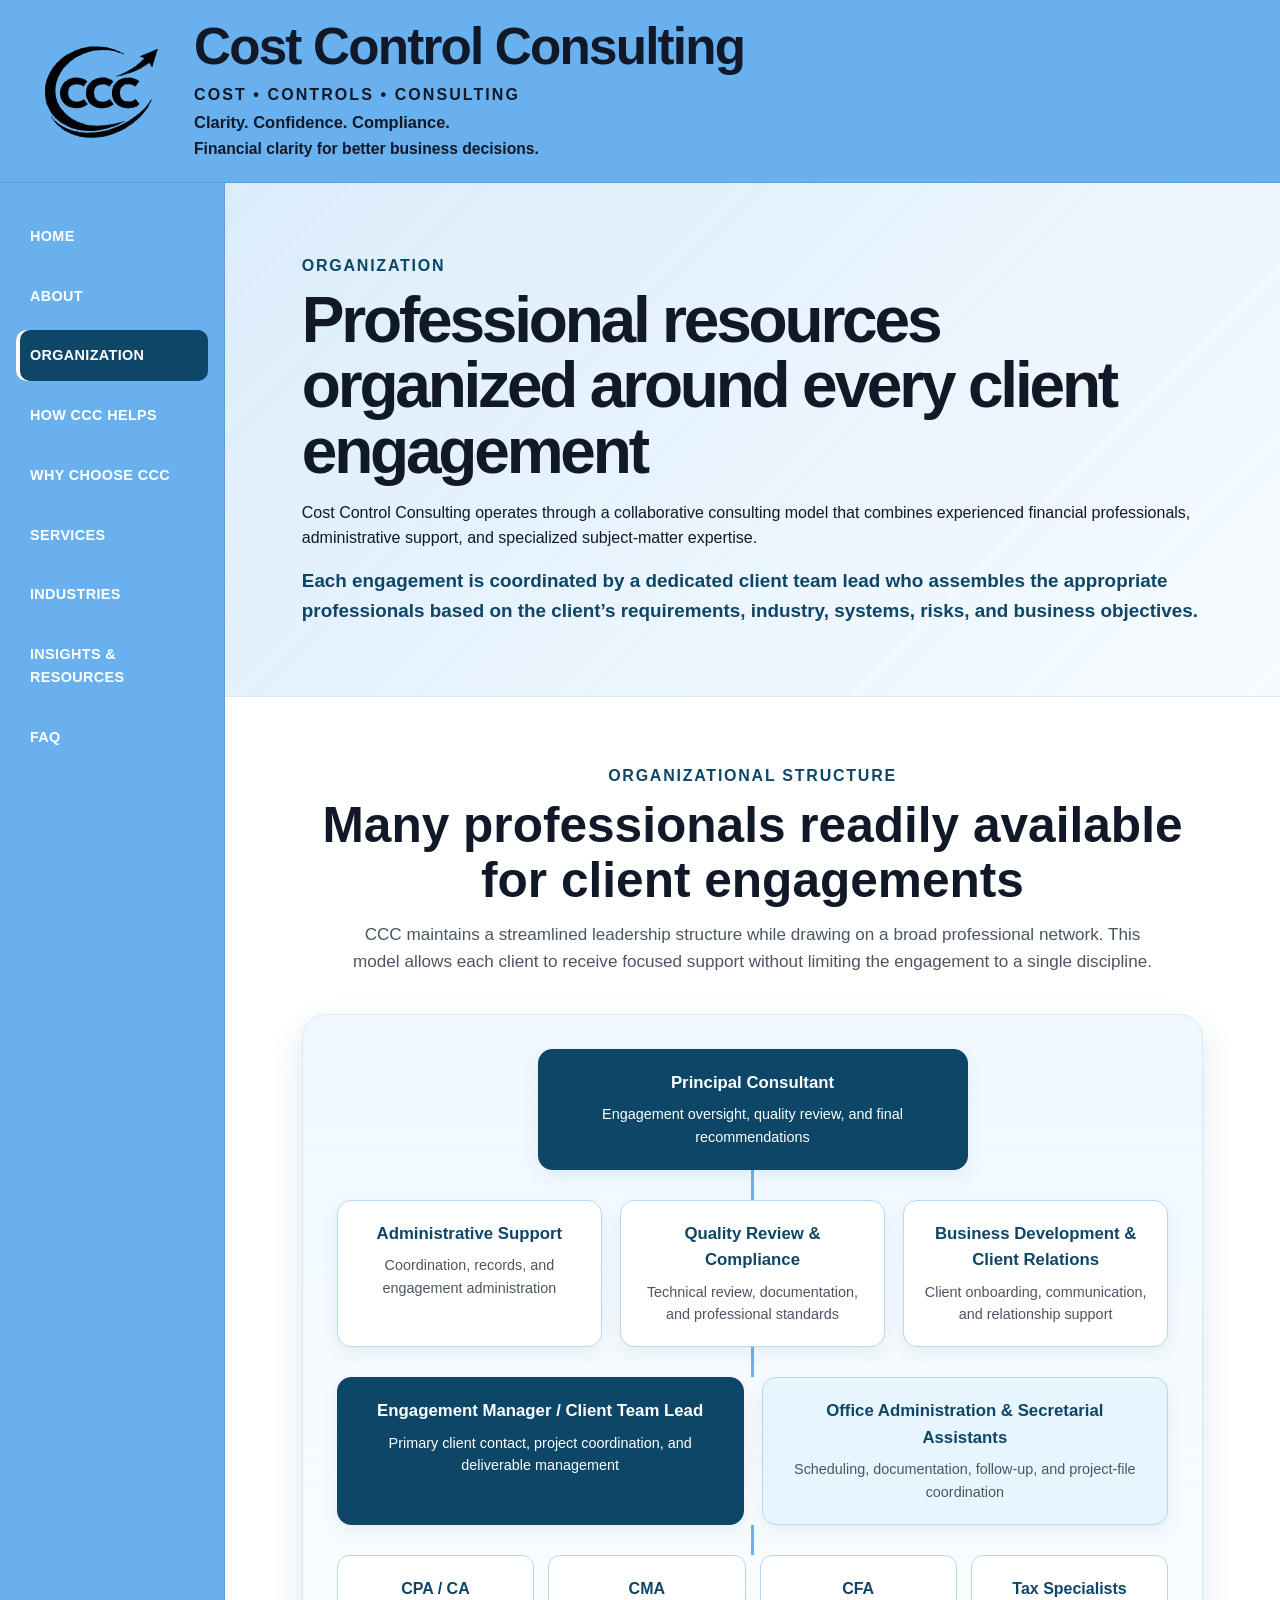
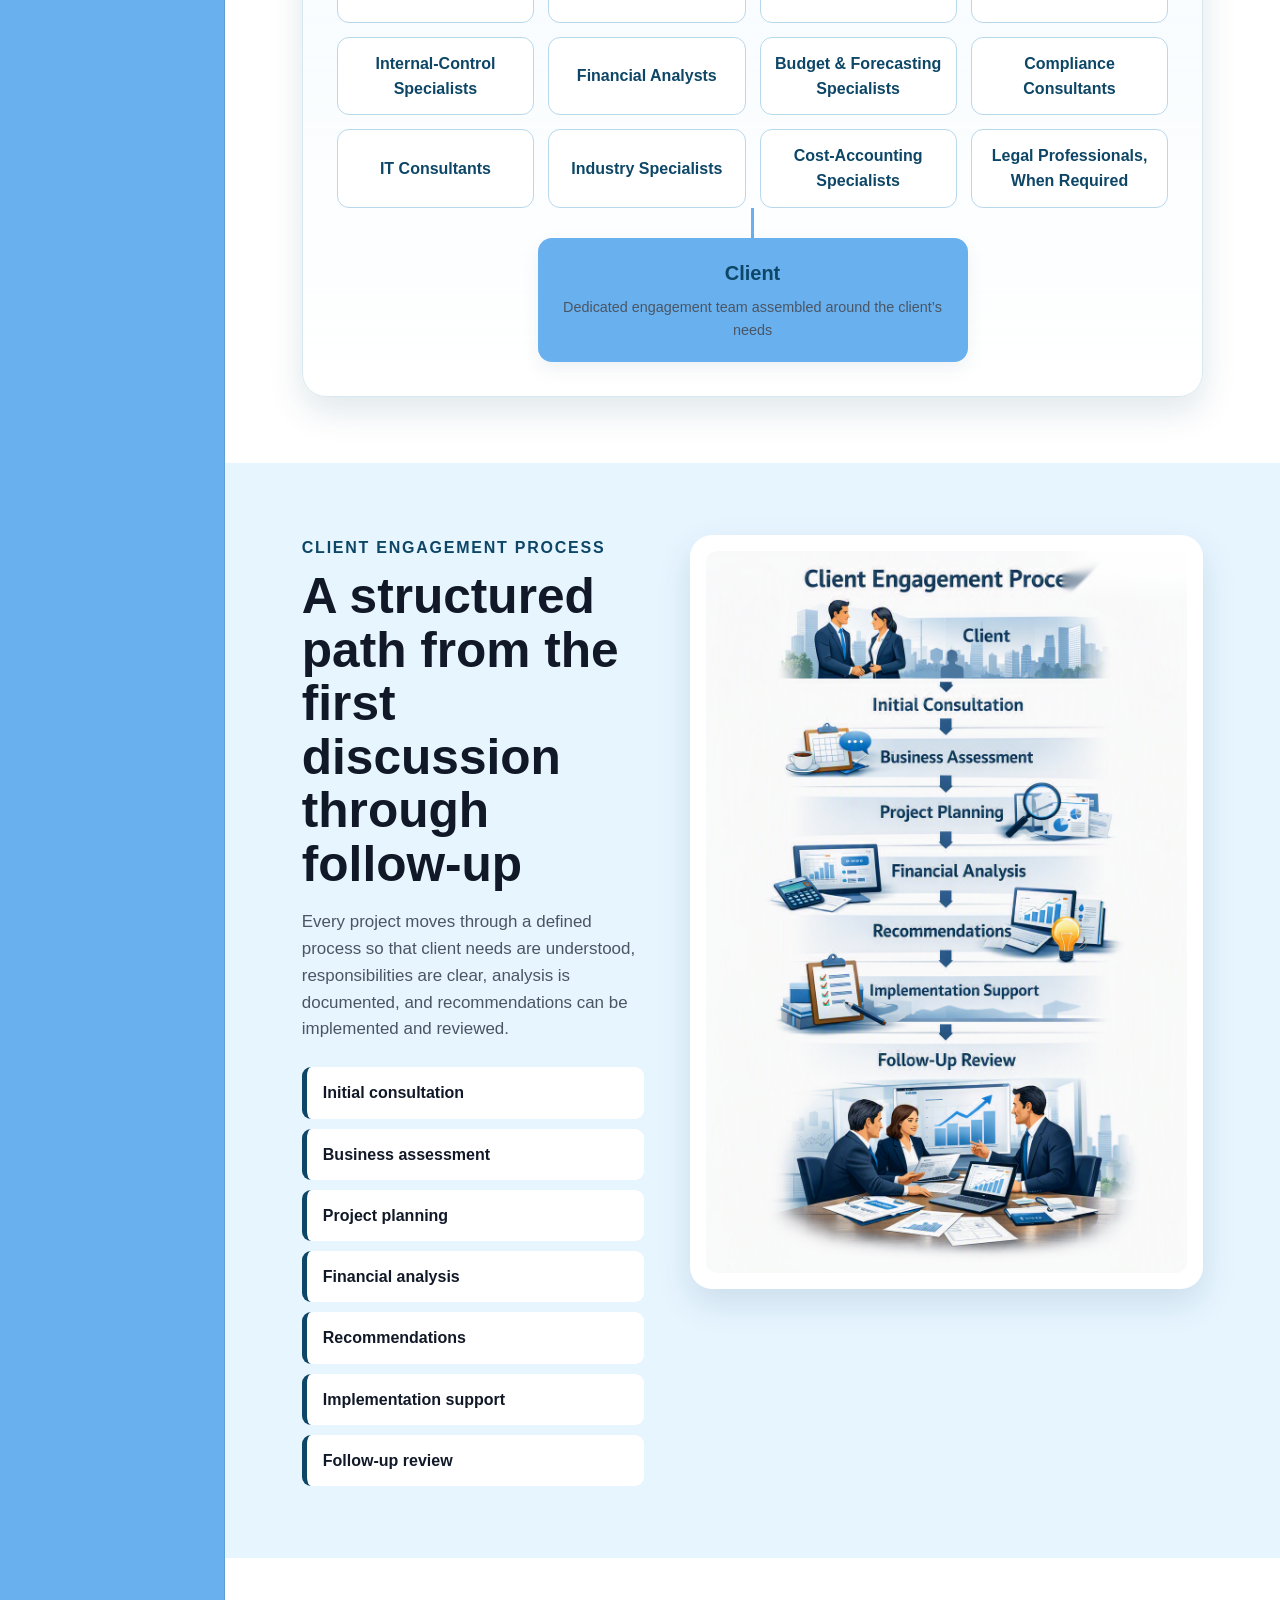
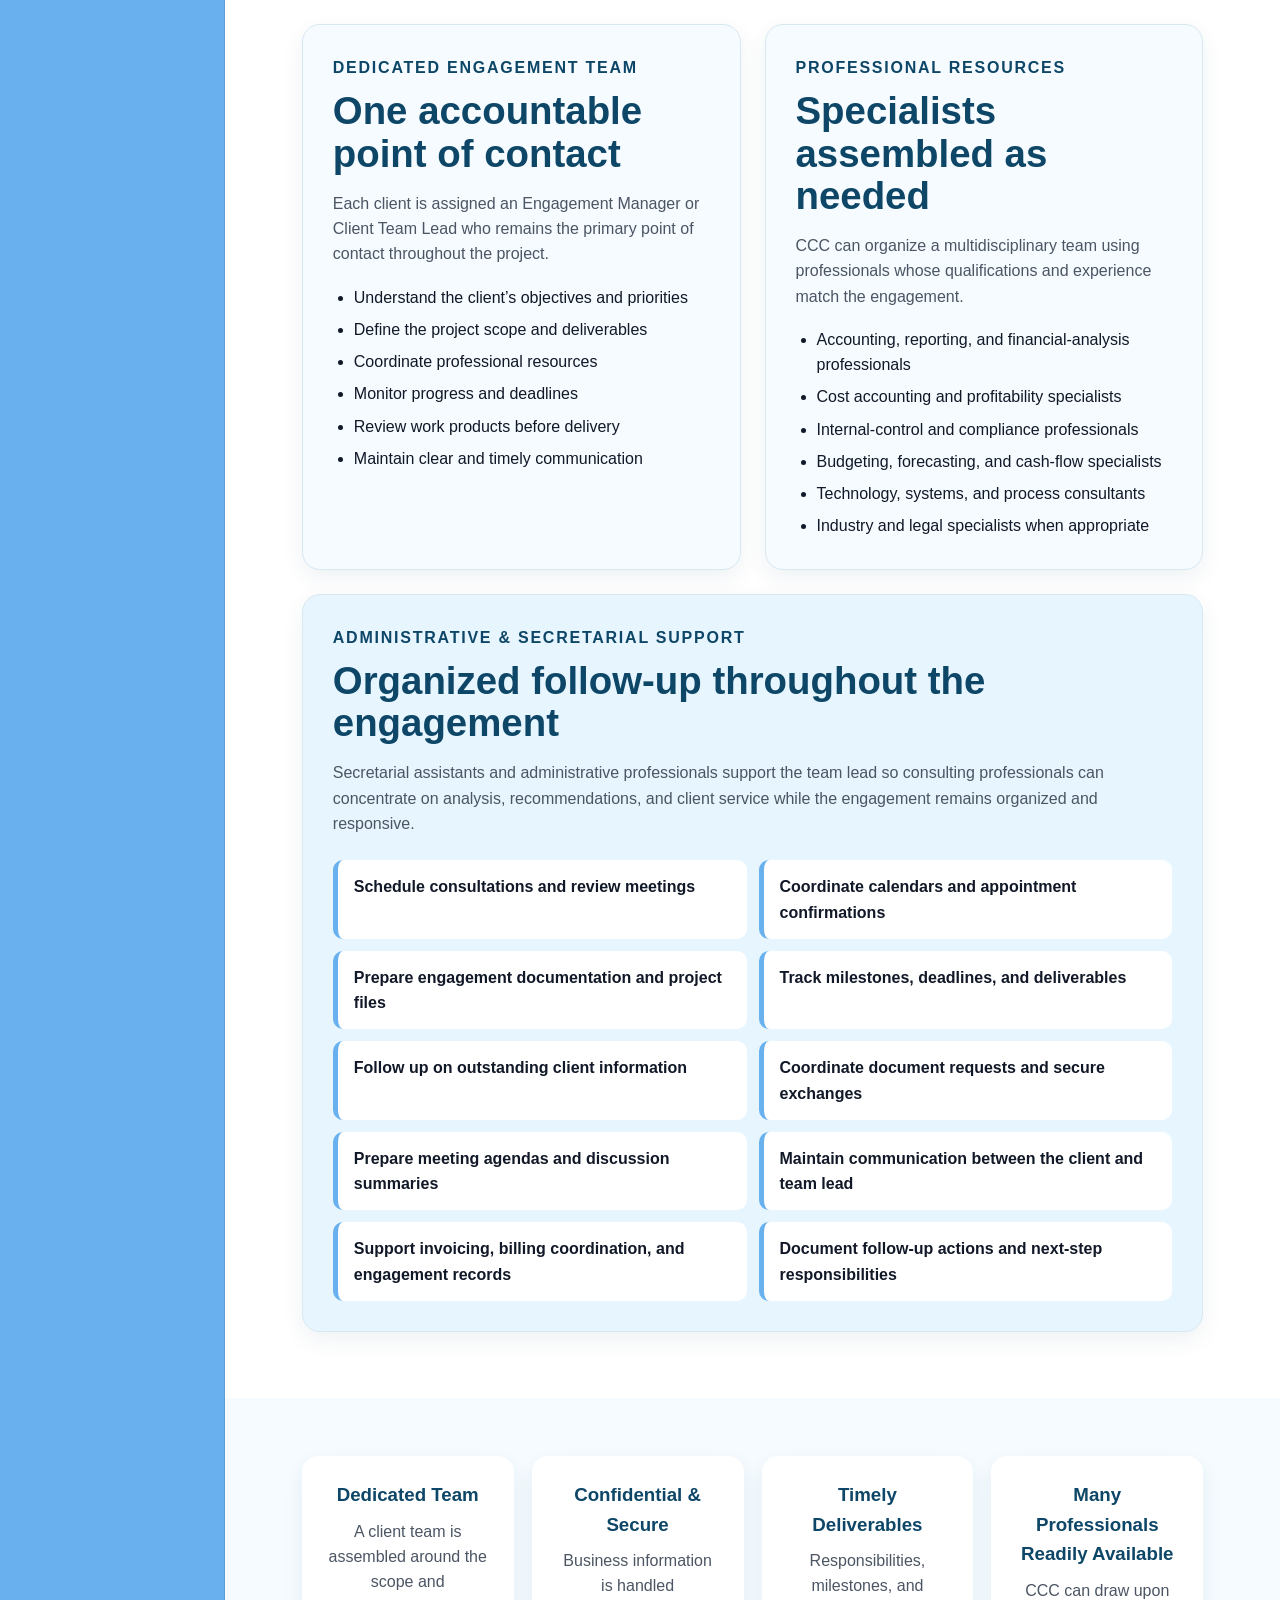
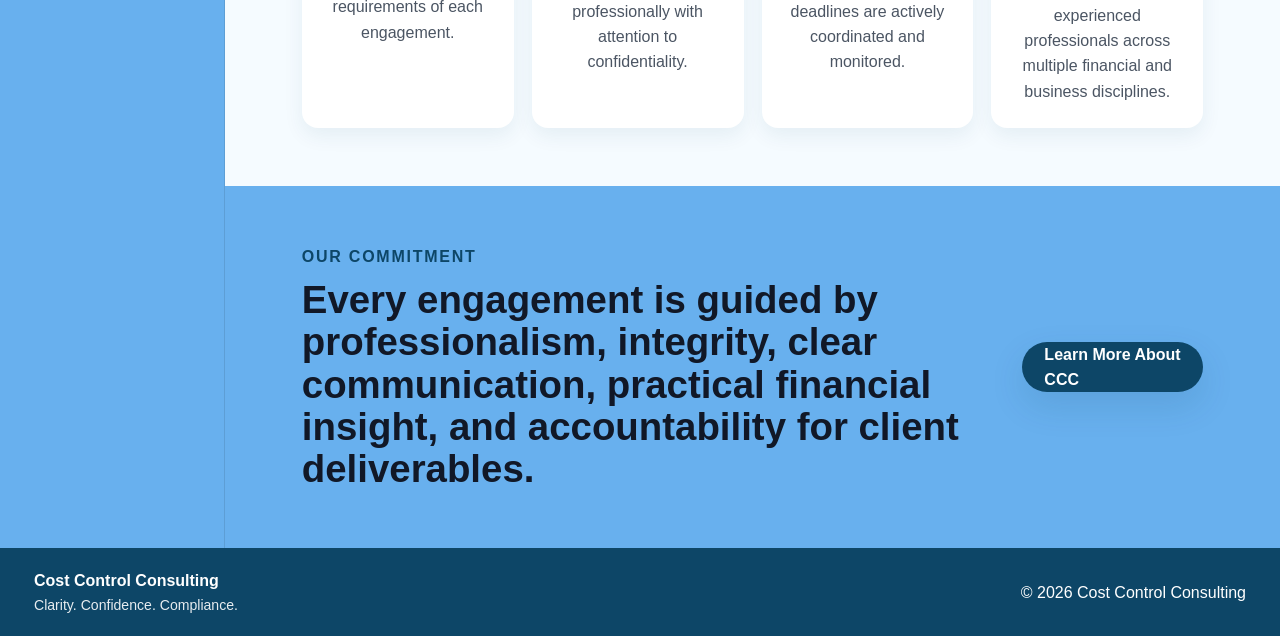
<file: organization.html>
<!DOCTYPE html>
<html lang="en">
<head>
  <meta charset="UTF-8" />
  <meta name="viewport" content="width=device-width, initial-scale=1.0" />
  <meta
    name="description"
    content="Learn how Cost Control Consulting organizes professional resources, engagement leadership, administrative support, and subject-matter specialists around each client engagement."
  />
  <title>Organization | Cost Control Consulting</title>

  <link rel="icon" href="images/logo.svg" type="image/svg+xml" />
  <link rel="stylesheet" href="css/style.css" />
</head>

<body>
  <header class="site-header">
    <a class="brand-logo-link" href="index.html" aria-label="Cost Control Consulting home">
      <img class="brand-logo" src="images/logo.svg" alt="CCC logo" />
    </a>

    <div class="brand-copy">
      <div class="company-name">Cost Control Consulting</div>
      <div class="brand-line">Cost • Controls • Consulting</div>
      <div class="brand-values">Clarity. Confidence. Compliance.</div>
      <div class="brand-tagline">Financial clarity for better business decisions.</div>
    </div>
  </header>

  <div class="site-shell">
    <aside class="sidebar" aria-label="Primary navigation">
      <button
        class="menu-toggle"
        type="button"
        aria-expanded="false"
        aria-controls="primary-menu"
      >
        Menu
      </button>

      <nav id="primary-menu" class="primary-menu">
        <a href="index.html">Home</a>
        <a href="about.html">About</a>
        <a class="active" href="organization.html">Organization</a>
        <a href="how-ccc-helps.html">How CCC Helps</a>
        <a href="why-choose-ccc.html">Why Choose CCC</a>
        <a href="services.html">Services</a>
        <a href="industries.html">Industries</a>
        <a href="insights-resources.html">Insights &amp; Resources</a>
        <a href="faq.html">FAQ</a>
      </nav>
    </aside>

    <main class="main-content organization-main" tabindex="-1">
      <section class="page-intro organization-intro">
        <p class="eyebrow">Organization</p>
        <h1>Professional resources organized around every client engagement</h1>
        <p>
          Cost Control Consulting operates through a collaborative consulting model that
          combines experienced financial professionals, administrative support, and
          specialized subject-matter expertise.
        </p>
        <p class="intro-note">
          Each engagement is coordinated by a dedicated client team lead who assembles
          the appropriate professionals based on the client’s requirements, industry,
          systems, risks, and business objectives.
        </p>
      </section>

      <section class="organization-chart-section">
        <div class="section-heading-centered">
          <p class="eyebrow">Organizational Structure</p>
          <h2>Many professionals readily available for client engagements</h2>
          <p>
            CCC maintains a streamlined leadership structure while drawing on a broad
            professional network. This model allows each client to receive focused
            support without limiting the engagement to a single discipline.
          </p>
        </div>

        <div class="org-chart" aria-label="Cost Control Consulting organizational structure">
          <div class="org-level org-level-one">
            <div class="org-box org-primary">
              <strong>Principal Consultant</strong>
              <span>Engagement oversight, quality review, and final recommendations</span>
            </div>
          </div>

          <div class="org-connector vertical"></div>

          <div class="org-level org-level-three">
            <div class="org-box">
              <strong>Administrative Support</strong>
              <span>Coordination, records, and engagement administration</span>
            </div>
            <div class="org-box">
              <strong>Quality Review &amp; Compliance</strong>
              <span>Technical review, documentation, and professional standards</span>
            </div>
            <div class="org-box">
              <strong>Business Development &amp; Client Relations</strong>
              <span>Client onboarding, communication, and relationship support</span>
            </div>
          </div>

          <div class="org-connector vertical"></div>

          <div class="org-level org-level-two">
            <div class="org-box org-primary">
              <strong>Engagement Manager / Client Team Lead</strong>
              <span>Primary client contact, project coordination, and deliverable management</span>
            </div>
            <div class="org-box org-admin">
              <strong>Office Administration &amp; Secretarial Assistants</strong>
              <span>Scheduling, documentation, follow-up, and project-file coordination</span>
            </div>
          </div>

          <div class="org-connector vertical"></div>

          <div class="professional-network">
            <div class="professional-box">CPA / CA</div>
            <div class="professional-box">CMA</div>
            <div class="professional-box">CFA</div>
            <div class="professional-box">Tax Specialists</div>
            <div class="professional-box">Internal-Control Specialists</div>
            <div class="professional-box">Financial Analysts</div>
            <div class="professional-box">Budget &amp; Forecasting Specialists</div>
            <div class="professional-box">Compliance Consultants</div>
            <div class="professional-box">IT Consultants</div>
            <div class="professional-box">Industry Specialists</div>
            <div class="professional-box">Cost-Accounting Specialists</div>
            <div class="professional-box">Legal Professionals, When Required</div>
          </div>

          <div class="org-connector vertical"></div>

          <div class="org-level org-level-one">
            <div class="org-box org-client">
              <strong>Client</strong>
              <span>Dedicated engagement team assembled around the client’s needs</span>
            </div>
          </div>
        </div>
      </section>

      <section class="engagement-process-section">
        <div class="engagement-process-copy">
          <p class="eyebrow">Client Engagement Process</p>
          <h2>A structured path from the first discussion through follow-up</h2>
          <p>
            Every project moves through a defined process so that client needs are
            understood, responsibilities are clear, analysis is documented, and
            recommendations can be implemented and reviewed.
          </p>

          <div class="process-summary">
            <span>Initial consultation</span>
            <span>Business assessment</span>
            <span>Project planning</span>
            <span>Financial analysis</span>
            <span>Recommendations</span>
            <span>Implementation support</span>
            <span>Follow-up review</span>
          </div>
        </div>

        <div class="engagement-process-image-wrap">
          <img
            class="engagement-process-image"
            src="images/client-engagement-process.png"
            alt="Client engagement process from initial consultation through business assessment, planning, analysis, recommendations, implementation support, and follow-up review"
          />
        </div>
      </section>

      <section class="organization-details">
        <article class="organization-detail-card">
          <p class="eyebrow">Dedicated Engagement Team</p>
          <h2>One accountable point of contact</h2>
          <p>
            Each client is assigned an Engagement Manager or Client Team Lead who remains
            the primary point of contact throughout the project.
          </p>
          <ul>
            <li>Understand the client’s objectives and priorities</li>
            <li>Define the project scope and deliverables</li>
            <li>Coordinate professional resources</li>
            <li>Monitor progress and deadlines</li>
            <li>Review work products before delivery</li>
            <li>Maintain clear and timely communication</li>
          </ul>
        </article>

        <article class="organization-detail-card">
          <p class="eyebrow">Professional Resources</p>
          <h2>Specialists assembled as needed</h2>
          <p>
            CCC can organize a multidisciplinary team using professionals whose
            qualifications and experience match the engagement.
          </p>
          <ul>
            <li>Accounting, reporting, and financial-analysis professionals</li>
            <li>Cost accounting and profitability specialists</li>
            <li>Internal-control and compliance professionals</li>
            <li>Budgeting, forecasting, and cash-flow specialists</li>
            <li>Technology, systems, and process consultants</li>
            <li>Industry and legal specialists when appropriate</li>
          </ul>
        </article>

        <article class="organization-detail-card organization-detail-wide">
          <p class="eyebrow">Administrative &amp; Secretarial Support</p>
          <h2>Organized follow-up throughout the engagement</h2>
          <p>
            Secretarial assistants and administrative professionals support the team lead
            so consulting professionals can concentrate on analysis, recommendations, and
            client service while the engagement remains organized and responsive.
          </p>

          <div class="secretarial-grid">
            <span>Schedule consultations and review meetings</span>
            <span>Coordinate calendars and appointment confirmations</span>
            <span>Prepare engagement documentation and project files</span>
            <span>Track milestones, deadlines, and deliverables</span>
            <span>Follow up on outstanding client information</span>
            <span>Coordinate document requests and secure exchanges</span>
            <span>Prepare meeting agendas and discussion summaries</span>
            <span>Maintain communication between the client and team lead</span>
            <span>Support invoicing, billing coordination, and engagement records</span>
            <span>Document follow-up actions and next-step responsibilities</span>
          </div>
        </article>
      </section>

      <section class="organization-principles">
        <div class="principle-card">
          <h3>Dedicated Team</h3>
          <p>A client team is assembled around the scope and requirements of each engagement.</p>
        </div>
        <div class="principle-card">
          <h3>Confidential &amp; Secure</h3>
          <p>Business information is handled professionally with attention to confidentiality.</p>
        </div>
        <div class="principle-card">
          <h3>Timely Deliverables</h3>
          <p>Responsibilities, milestones, and deadlines are actively coordinated and monitored.</p>
        </div>
        <div class="principle-card">
          <h3>Many Professionals Readily Available</h3>
          <p>CCC can draw upon experienced professionals across multiple financial and business disciplines.</p>
        </div>
      </section>

      <section class="consultation-banner">
        <div>
          <p class="eyebrow">Our Commitment</p>
          <h2>
            Every engagement is guided by professionalism, integrity, clear communication,
            practical financial insight, and accountability for client deliverables.
          </h2>
        </div>

        <a class="primary-button" href="about.html">Learn More About CCC</a>
      </section>
    </main>
  </div>

  <footer class="site-footer">
    <div>
      <strong>Cost Control Consulting</strong>
      <span>Clarity. Confidence. Compliance.</span>
    </div>

    <div>© 2026 Cost Control Consulting</div>
  </footer>

  <script src="js/script.js"></script>
</body>
</html>
</file>
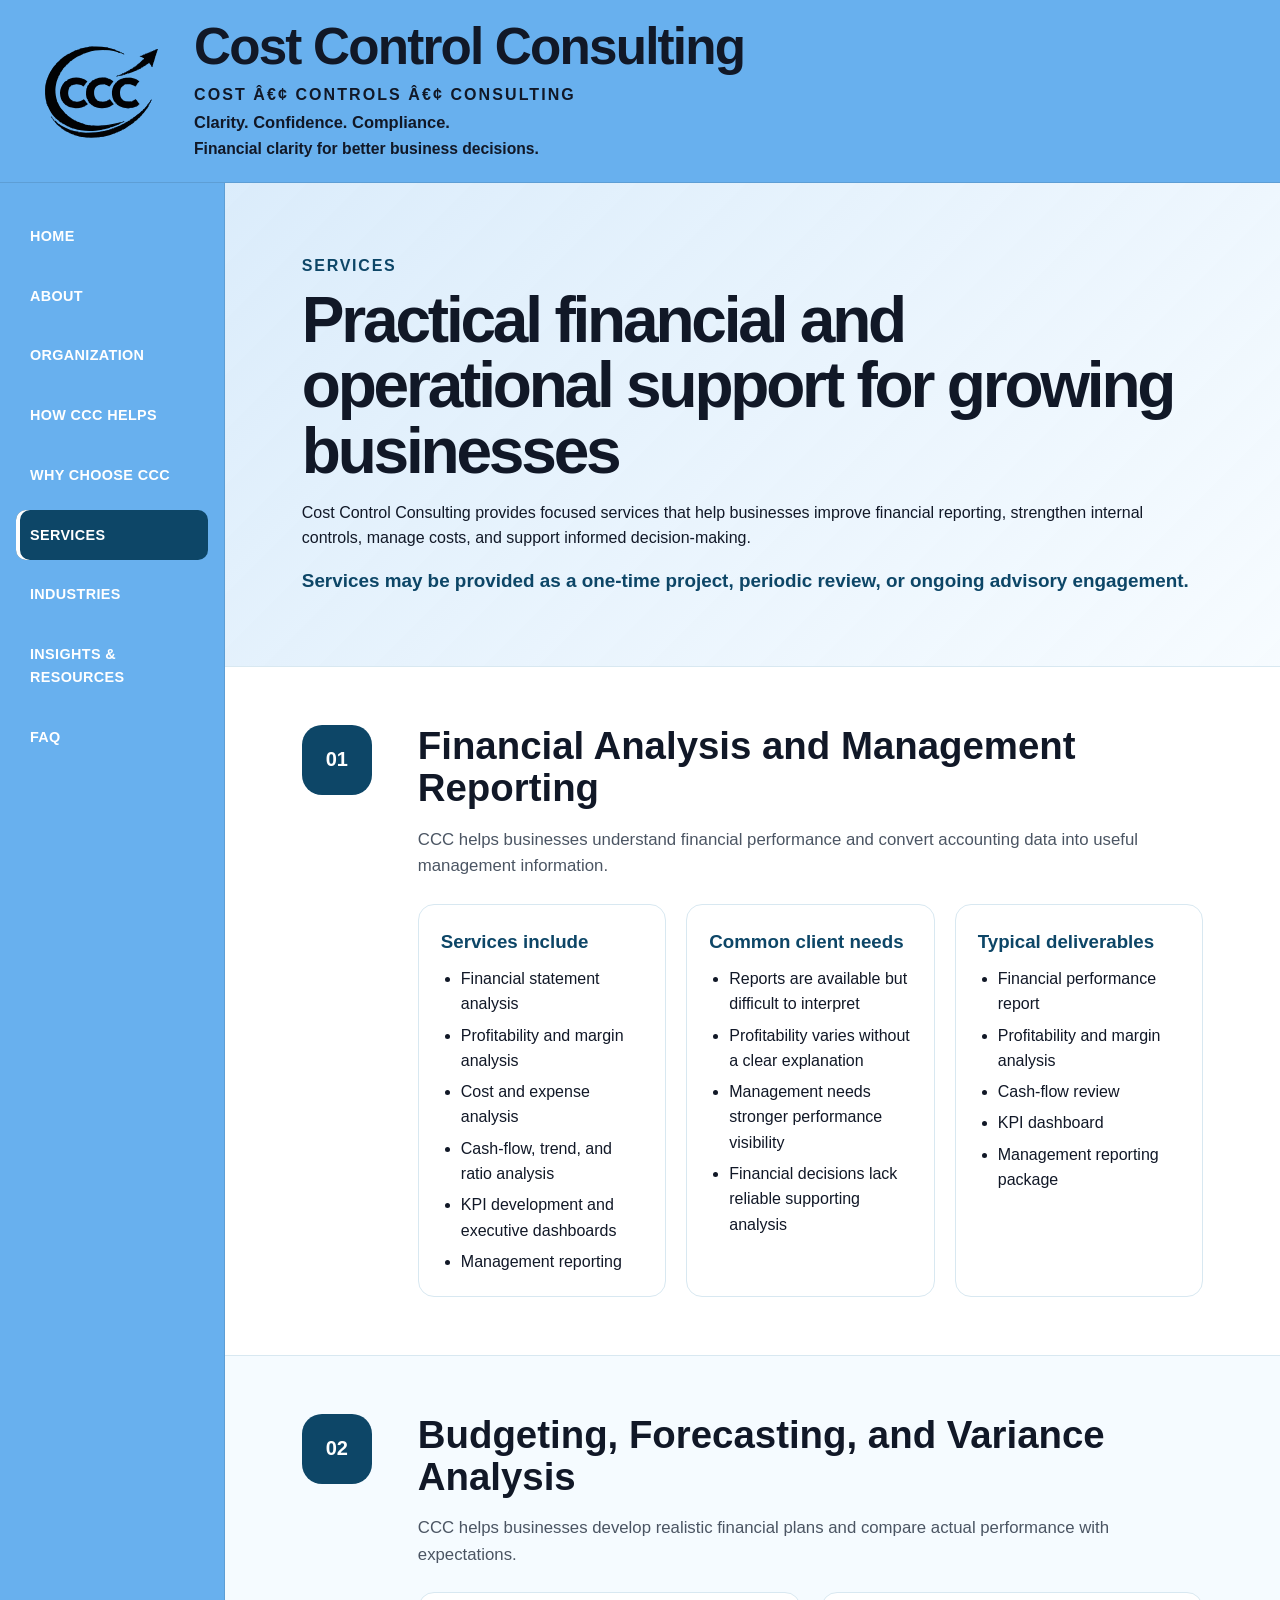
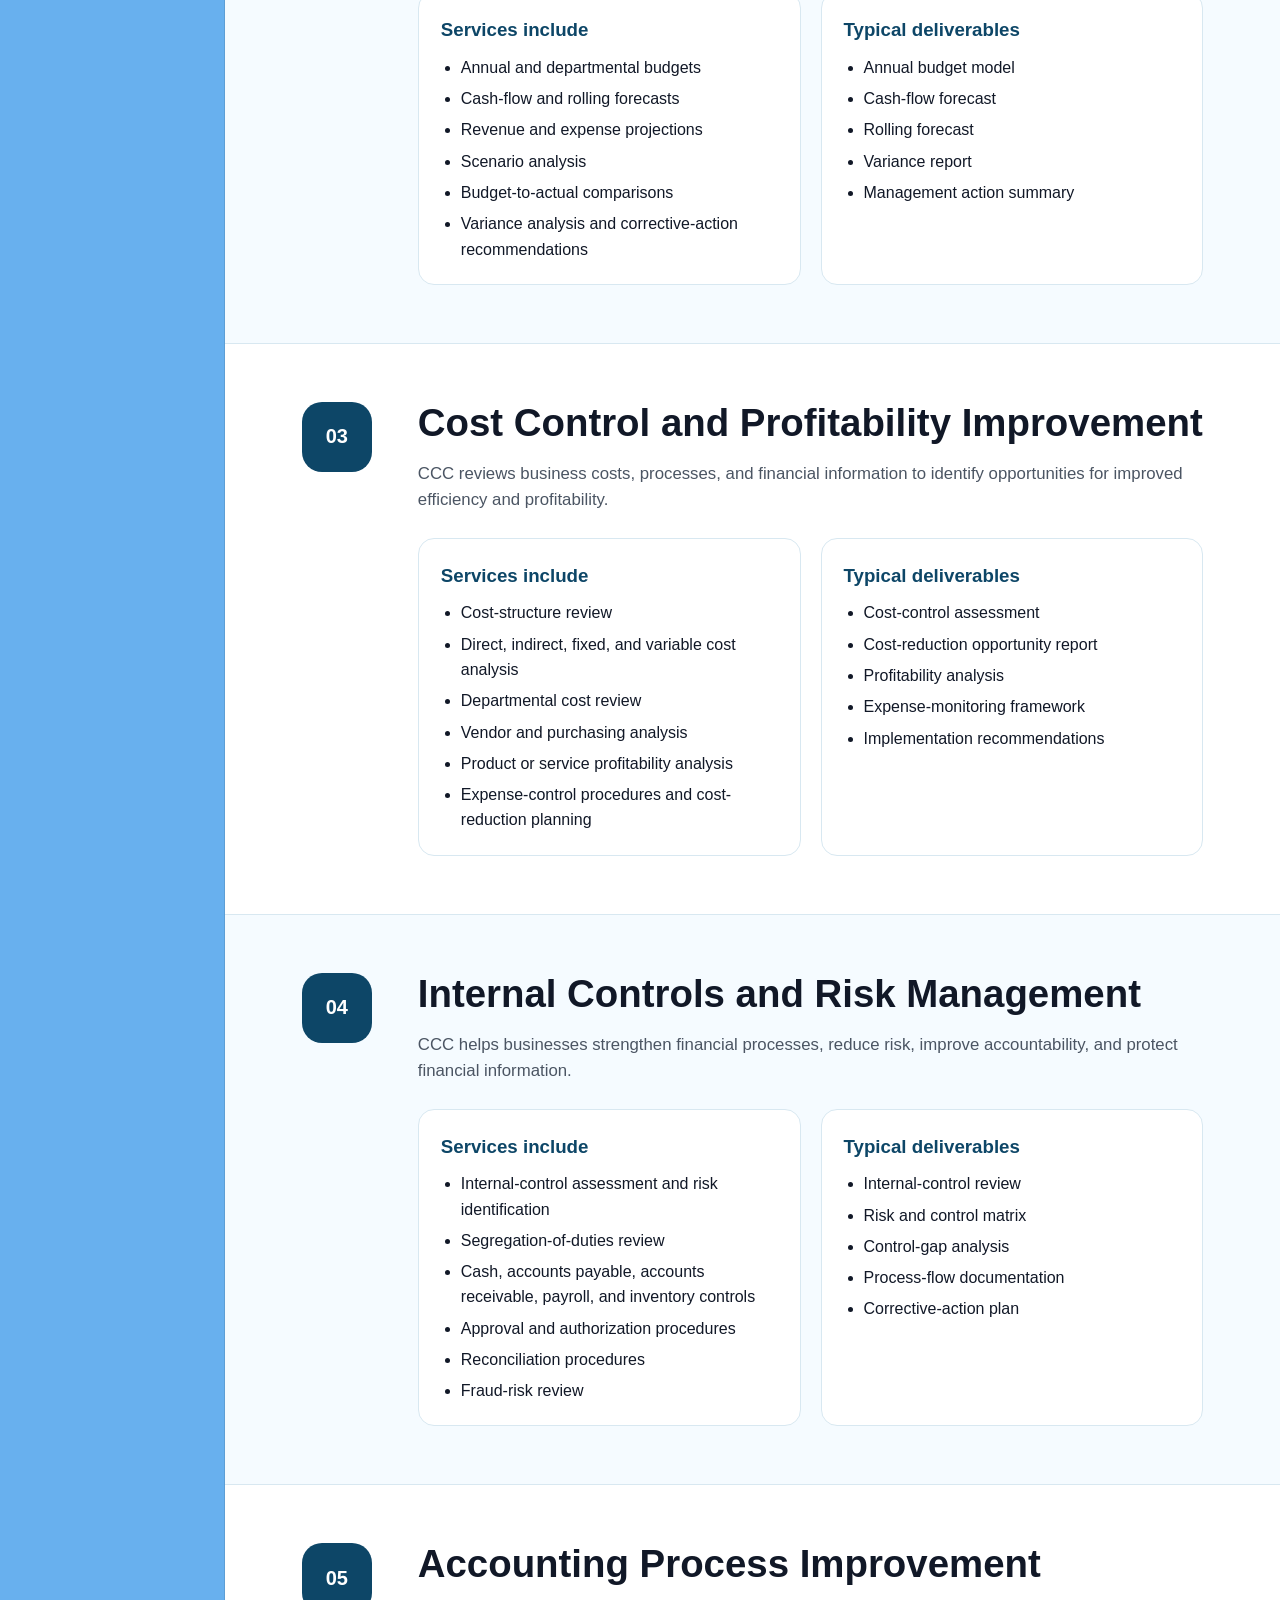
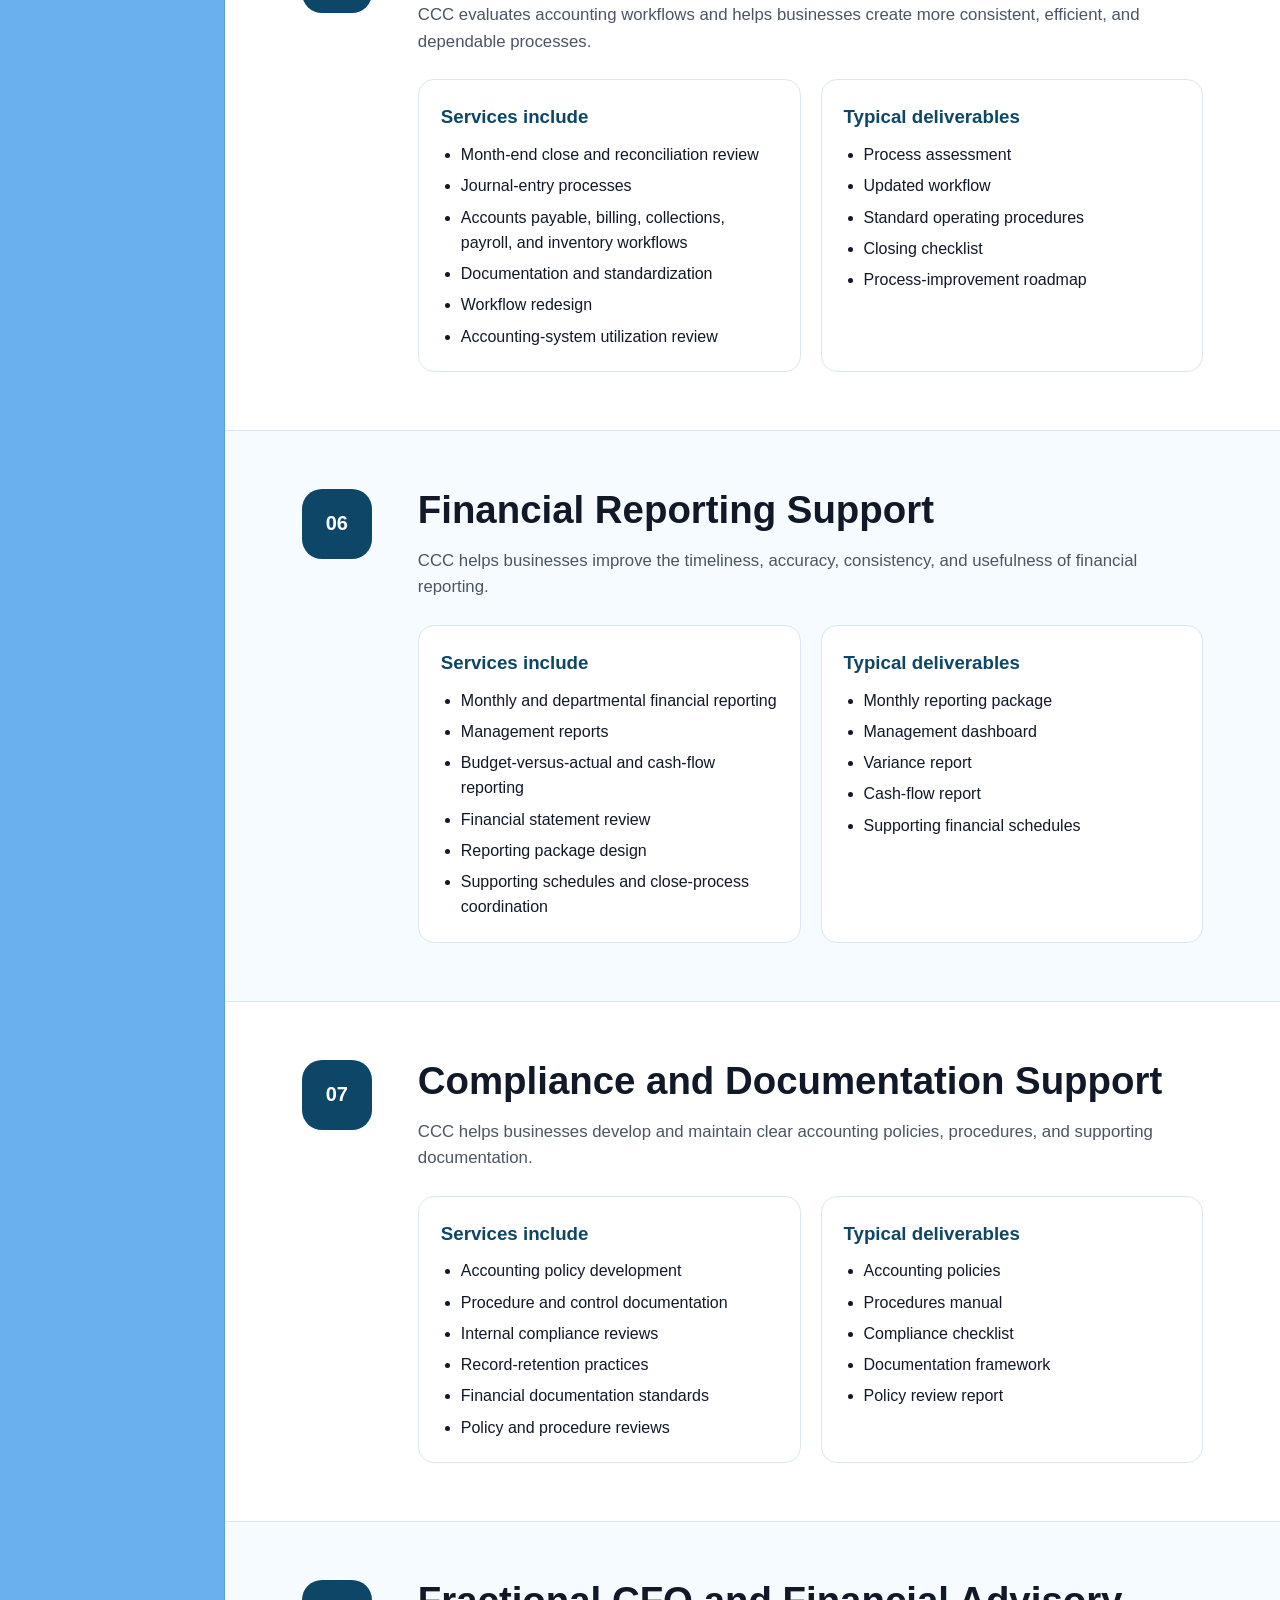
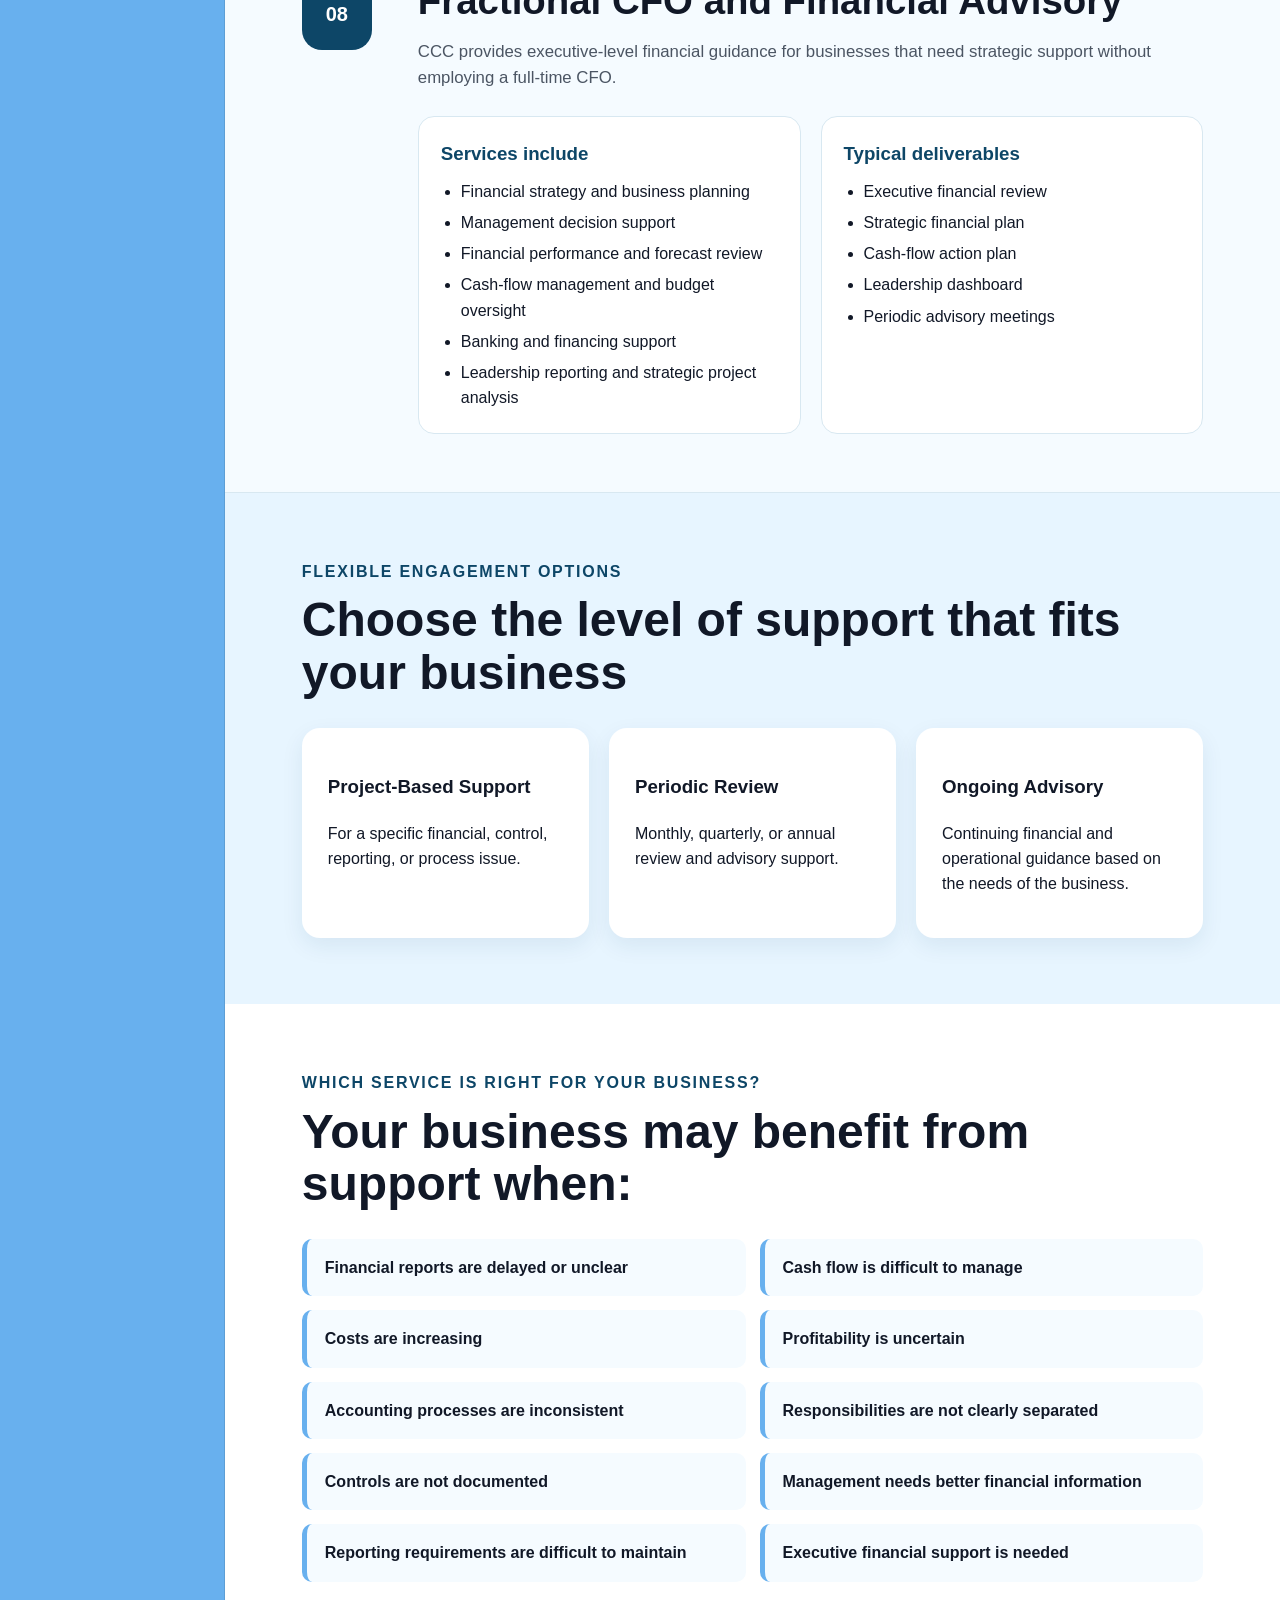
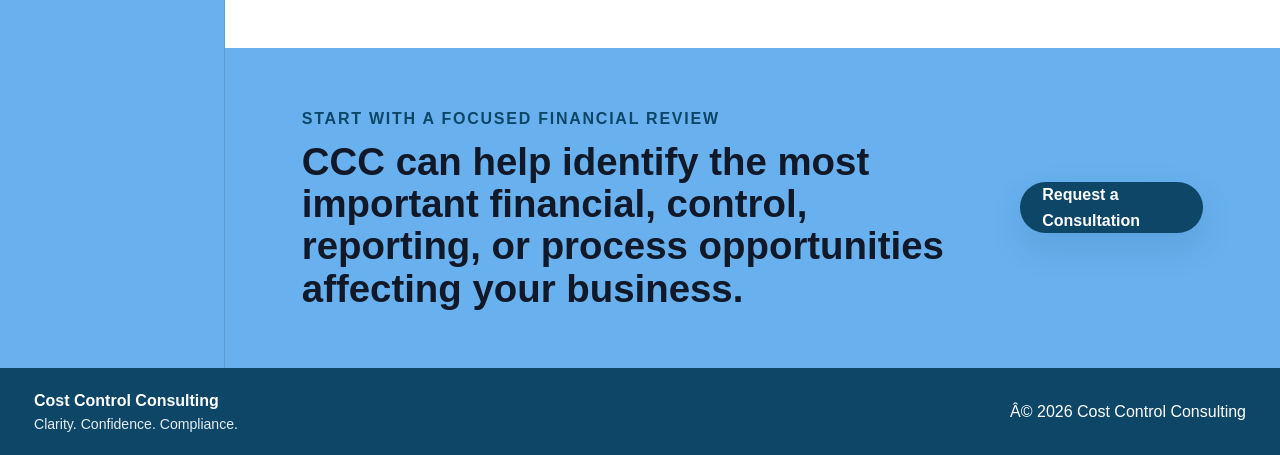
<file: services.html>
<!DOCTYPE html>

<html lang="en">
<head>
<meta charset="utf-8"/>
<meta content="width=device-width, initial-scale=1.0" name="viewport"/>
<meta content="Review Cost Control Consulting services in financial analysis, budgeting, controls, reporting, process improvement, and advisory." name="description"/>
<title>Services | Cost Control Consulting</title>
<link href="images/logo.svg" rel="icon" type="image/svg+xml"/>
<link href="css/style.css" rel="stylesheet"/>
</head>
<body>
<header class="site-header">
<a aria-label="Cost Control Consulting home" class="brand-logo-link" href="index.html">
<img alt="CCC logo" class="brand-logo" src="images/logo.svg"/>
</a>
<div class="brand-copy">
<div class="company-name">Cost Control Consulting</div>
<div class="brand-line">Cost â€¢ Controls â€¢ Consulting</div>
<div class="brand-values">Clarity. Confidence. Compliance.</div>
<div class="brand-tagline">Financial clarity for better business decisions.</div>
</div>
</header>
<div class="site-shell">
<aside aria-label="Primary navigation" class="sidebar">
<button aria-controls="primary-menu" aria-expanded="false" class="menu-toggle" type="button">
        Menu
      </button>
<nav class="primary-menu" id="primary-menu">
<a href="index.html">Home</a>
<a href="about.html">About</a>
<a href="organization.html">Organization</a>
<a href="how-ccc-helps.html">How CCC Helps</a>
<a href="why-choose-ccc.html">Why Choose CCC</a>
<a class="active" href="services.html">Services</a>
<a href="industries.html">Industries</a>
<a href="insights-resources.html">Insights &amp; Resources</a>
<a href="faq.html">FAQ</a>
</nav>
</aside>
<main class="main-content" tabindex="-1">
<section class="page-intro services-intro">
<p class="eyebrow">Services</p>
<h1>Practical financial and operational support for growing businesses</h1>
<p>
        Cost Control Consulting provides focused services that help businesses improve
        financial reporting, strengthen internal controls, manage costs, and support
        informed decision-making.
      </p>
<p class="intro-note">
        Services may be provided as a one-time project, periodic review, or ongoing advisory engagement.
      </p>
</section>
<section class="services-page">
<article class="service-detail">
<div class="service-number">01</div>
<div class="service-body">
<h2>Financial Analysis and Management Reporting</h2>
<p>CCC helps businesses understand financial performance and convert accounting data into useful management information.</p>
<div class="service-columns">
<div>
<h3>Services include</h3>
<ul>
<li>Financial statement analysis</li>
<li>Profitability and margin analysis</li>
<li>Cost and expense analysis</li>
<li>Cash-flow, trend, and ratio analysis</li>
<li>KPI development and executive dashboards</li>
<li>Management reporting</li>
</ul>
</div>
<div>
<h3>Common client needs</h3>
<ul>
<li>Reports are available but difficult to interpret</li>
<li>Profitability varies without a clear explanation</li>
<li>Management needs stronger performance visibility</li>
<li>Financial decisions lack reliable supporting analysis</li>
</ul>
</div>
<div>
<h3>Typical deliverables</h3>
<ul>
<li>Financial performance report</li>
<li>Profitability and margin analysis</li>
<li>Cash-flow review</li>
<li>KPI dashboard</li>
<li>Management reporting package</li>
</ul>
</div>
</div>
</div>
</article>
<article class="service-detail">
<div class="service-number">02</div>
<div class="service-body">
<h2>Budgeting, Forecasting, and Variance Analysis</h2>
<p>CCC helps businesses develop realistic financial plans and compare actual performance with expectations.</p>
<div class="service-columns two">
<div>
<h3>Services include</h3>
<ul>
<li>Annual and departmental budgets</li>
<li>Cash-flow and rolling forecasts</li>
<li>Revenue and expense projections</li>
<li>Scenario analysis</li>
<li>Budget-to-actual comparisons</li>
<li>Variance analysis and corrective-action recommendations</li>
</ul>
</div>
<div>
<h3>Typical deliverables</h3>
<ul>
<li>Annual budget model</li>
<li>Cash-flow forecast</li>
<li>Rolling forecast</li>
<li>Variance report</li>
<li>Management action summary</li>
</ul>
</div>
</div>
</div>
</article>
<article class="service-detail">
<div class="service-number">03</div>
<div class="service-body">
<h2>Cost Control and Profitability Improvement</h2>
<p>CCC reviews business costs, processes, and financial information to identify opportunities for improved efficiency and profitability.</p>
<div class="service-columns two">
<div>
<h3>Services include</h3>
<ul>
<li>Cost-structure review</li>
<li>Direct, indirect, fixed, and variable cost analysis</li>
<li>Departmental cost review</li>
<li>Vendor and purchasing analysis</li>
<li>Product or service profitability analysis</li>
<li>Expense-control procedures and cost-reduction planning</li>
</ul>
</div>
<div>
<h3>Typical deliverables</h3>
<ul>
<li>Cost-control assessment</li>
<li>Cost-reduction opportunity report</li>
<li>Profitability analysis</li>
<li>Expense-monitoring framework</li>
<li>Implementation recommendations</li>
</ul>
</div>
</div>
</div>
</article>
<article class="service-detail">
<div class="service-number">04</div>
<div class="service-body">
<h2>Internal Controls and Risk Management</h2>
<p>CCC helps businesses strengthen financial processes, reduce risk, improve accountability, and protect financial information.</p>
<div class="service-columns two">
<div>
<h3>Services include</h3>
<ul>
<li>Internal-control assessment and risk identification</li>
<li>Segregation-of-duties review</li>
<li>Cash, accounts payable, accounts receivable, payroll, and inventory controls</li>
<li>Approval and authorization procedures</li>
<li>Reconciliation procedures</li>
<li>Fraud-risk review</li>
</ul>
</div>
<div>
<h3>Typical deliverables</h3>
<ul>
<li>Internal-control review</li>
<li>Risk and control matrix</li>
<li>Control-gap analysis</li>
<li>Process-flow documentation</li>
<li>Corrective-action plan</li>
</ul>
</div>
</div>
</div>
</article>
<article class="service-detail">
<div class="service-number">05</div>
<div class="service-body">
<h2>Accounting Process Improvement</h2>
<p>CCC evaluates accounting workflows and helps businesses create more consistent, efficient, and dependable processes.</p>
<div class="service-columns two">
<div>
<h3>Services include</h3>
<ul>
<li>Month-end close and reconciliation review</li>
<li>Journal-entry processes</li>
<li>Accounts payable, billing, collections, payroll, and inventory workflows</li>
<li>Documentation and standardization</li>
<li>Workflow redesign</li>
<li>Accounting-system utilization review</li>
</ul>
</div>
<div>
<h3>Typical deliverables</h3>
<ul>
<li>Process assessment</li>
<li>Updated workflow</li>
<li>Standard operating procedures</li>
<li>Closing checklist</li>
<li>Process-improvement roadmap</li>
</ul>
</div>
</div>
</div>
</article>
<article class="service-detail">
<div class="service-number">06</div>
<div class="service-body">
<h2>Financial Reporting Support</h2>
<p>CCC helps businesses improve the timeliness, accuracy, consistency, and usefulness of financial reporting.</p>
<div class="service-columns two">
<div>
<h3>Services include</h3>
<ul>
<li>Monthly and departmental financial reporting</li>
<li>Management reports</li>
<li>Budget-versus-actual and cash-flow reporting</li>
<li>Financial statement review</li>
<li>Reporting package design</li>
<li>Supporting schedules and close-process coordination</li>
</ul>
</div>
<div>
<h3>Typical deliverables</h3>
<ul>
<li>Monthly reporting package</li>
<li>Management dashboard</li>
<li>Variance report</li>
<li>Cash-flow report</li>
<li>Supporting financial schedules</li>
</ul>
</div>
</div>
</div>
</article>
<article class="service-detail">
<div class="service-number">07</div>
<div class="service-body">
<h2>Compliance and Documentation Support</h2>
<p>CCC helps businesses develop and maintain clear accounting policies, procedures, and supporting documentation.</p>
<div class="service-columns two">
<div>
<h3>Services include</h3>
<ul>
<li>Accounting policy development</li>
<li>Procedure and control documentation</li>
<li>Internal compliance reviews</li>
<li>Record-retention practices</li>
<li>Financial documentation standards</li>
<li>Policy and procedure reviews</li>
</ul>
</div>
<div>
<h3>Typical deliverables</h3>
<ul>
<li>Accounting policies</li>
<li>Procedures manual</li>
<li>Compliance checklist</li>
<li>Documentation framework</li>
<li>Policy review report</li>
</ul>
</div>
</div>
</div>
</article>
<article class="service-detail">
<div class="service-number">08</div>
<div class="service-body">
<h2>Fractional CFO and Financial Advisory</h2>
<p>CCC provides executive-level financial guidance for businesses that need strategic support without employing a full-time CFO.</p>
<div class="service-columns two">
<div>
<h3>Services include</h3>
<ul>
<li>Financial strategy and business planning</li>
<li>Management decision support</li>
<li>Financial performance and forecast review</li>
<li>Cash-flow management and budget oversight</li>
<li>Banking and financing support</li>
<li>Leadership reporting and strategic project analysis</li>
</ul>
</div>
<div>
<h3>Typical deliverables</h3>
<ul>
<li>Executive financial review</li>
<li>Strategic financial plan</li>
<li>Cash-flow action plan</li>
<li>Leadership dashboard</li>
<li>Periodic advisory meetings</li>
</ul>
</div>
</div>
</div>
</article>
<section class="engagement-section">
<p class="eyebrow">Flexible Engagement Options</p>
<h2>Choose the level of support that fits your business</h2>
<div class="engagement-grid">
<article>
<h3>Project-Based Support</h3>
<p>For a specific financial, control, reporting, or process issue.</p>
</article>
<article>
<h3>Periodic Review</h3>
<p>Monthly, quarterly, or annual review and advisory support.</p>
</article>
<article>
<h3>Ongoing Advisory</h3>
<p>Continuing financial and operational guidance based on the needs of the business.</p>
</article>
</div>
</section>
<section class="needs-section">
<p class="eyebrow">Which Service Is Right for Your Business?</p>
<h2>Your business may benefit from support when:</h2>
<div class="needs-grid">
<span>Financial reports are delayed or unclear</span>
<span>Cash flow is difficult to manage</span>
<span>Costs are increasing</span>
<span>Profitability is uncertain</span>
<span>Accounting processes are inconsistent</span>
<span>Responsibilities are not clearly separated</span>
<span>Controls are not documented</span>
<span>Management needs better financial information</span>
<span>Reporting requirements are difficult to maintain</span>
<span>Executive financial support is needed</span>
</div>
</section>
<section class="consultation-banner">
<div>
<p class="eyebrow">Start with a focused financial review</p>
<h2>CCC can help identify the most important financial, control, reporting, or process opportunities affecting your business.</h2>
</div>
<a class="primary-button"
   href="https://script.google.com/macros/s/AKfycbxB3lf-y2yfBIMAEMqqTIJ7yCSk_bFzFcQ-709elF8kLjOUbKQ_QBhttdawOuq5kRCtzA/exec"
   target="_blank"
   rel="noopener">Request a Consultation</a>
</section>
</section>
</main>
</div>
<footer class="site-footer">
<div>
<strong>Cost Control Consulting</strong>
<span>Clarity. Confidence. Compliance.</span>
</div>
<div>Â© 2026 Cost Control Consulting</div>
</footer>
<script src="js/script.js"></script>
</body>
</html>
</file>
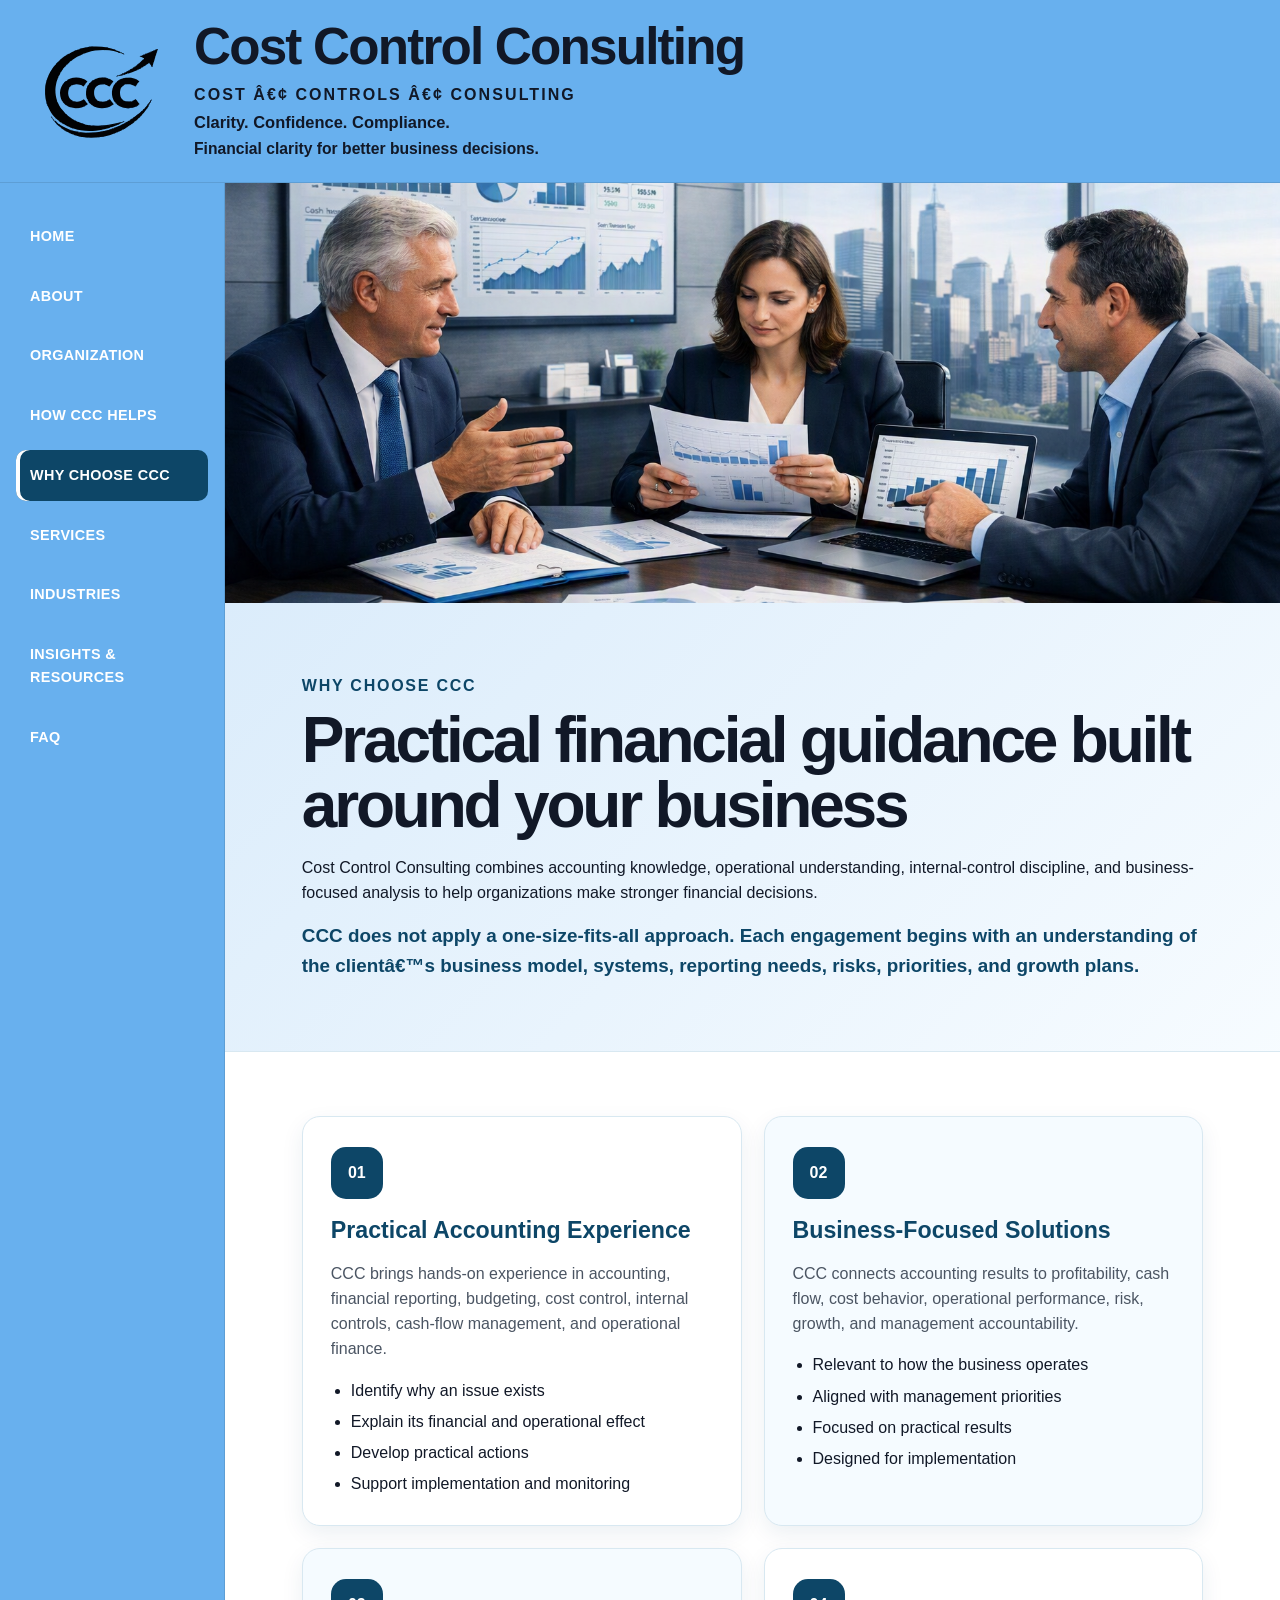
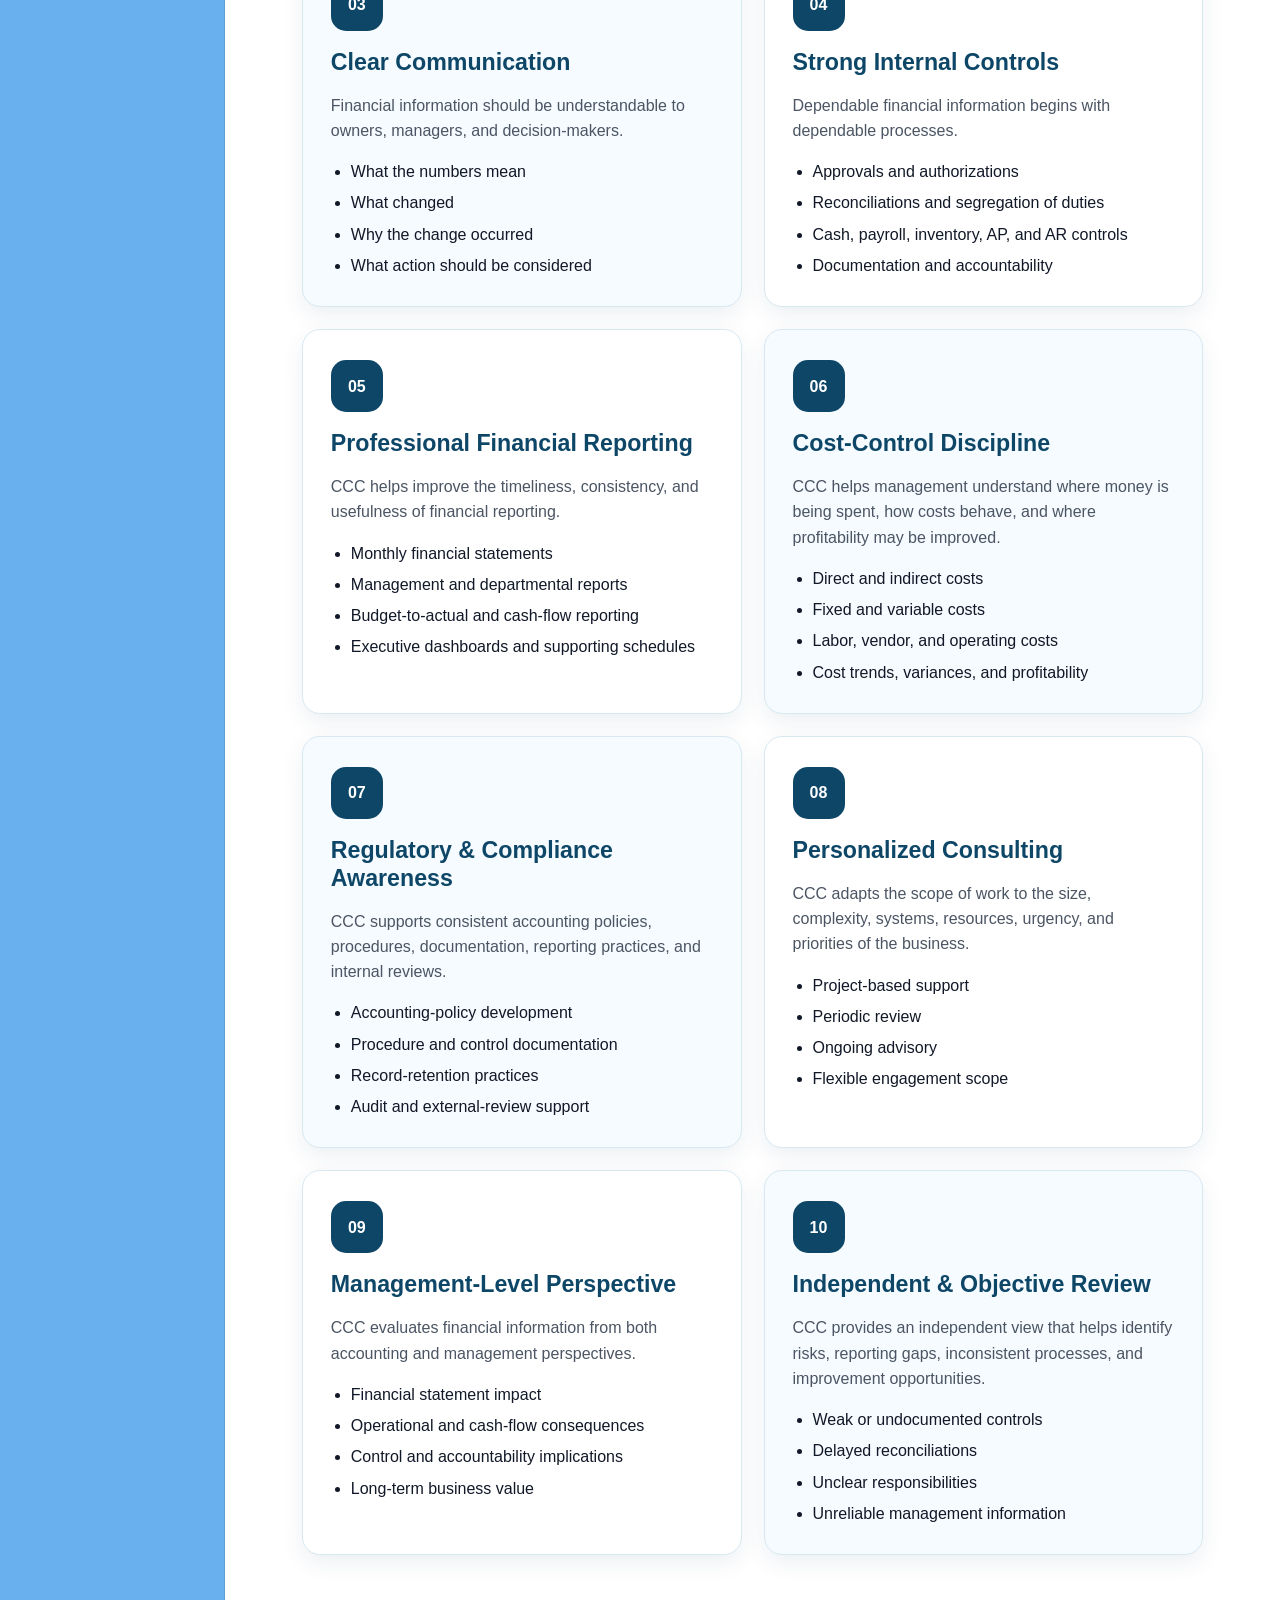
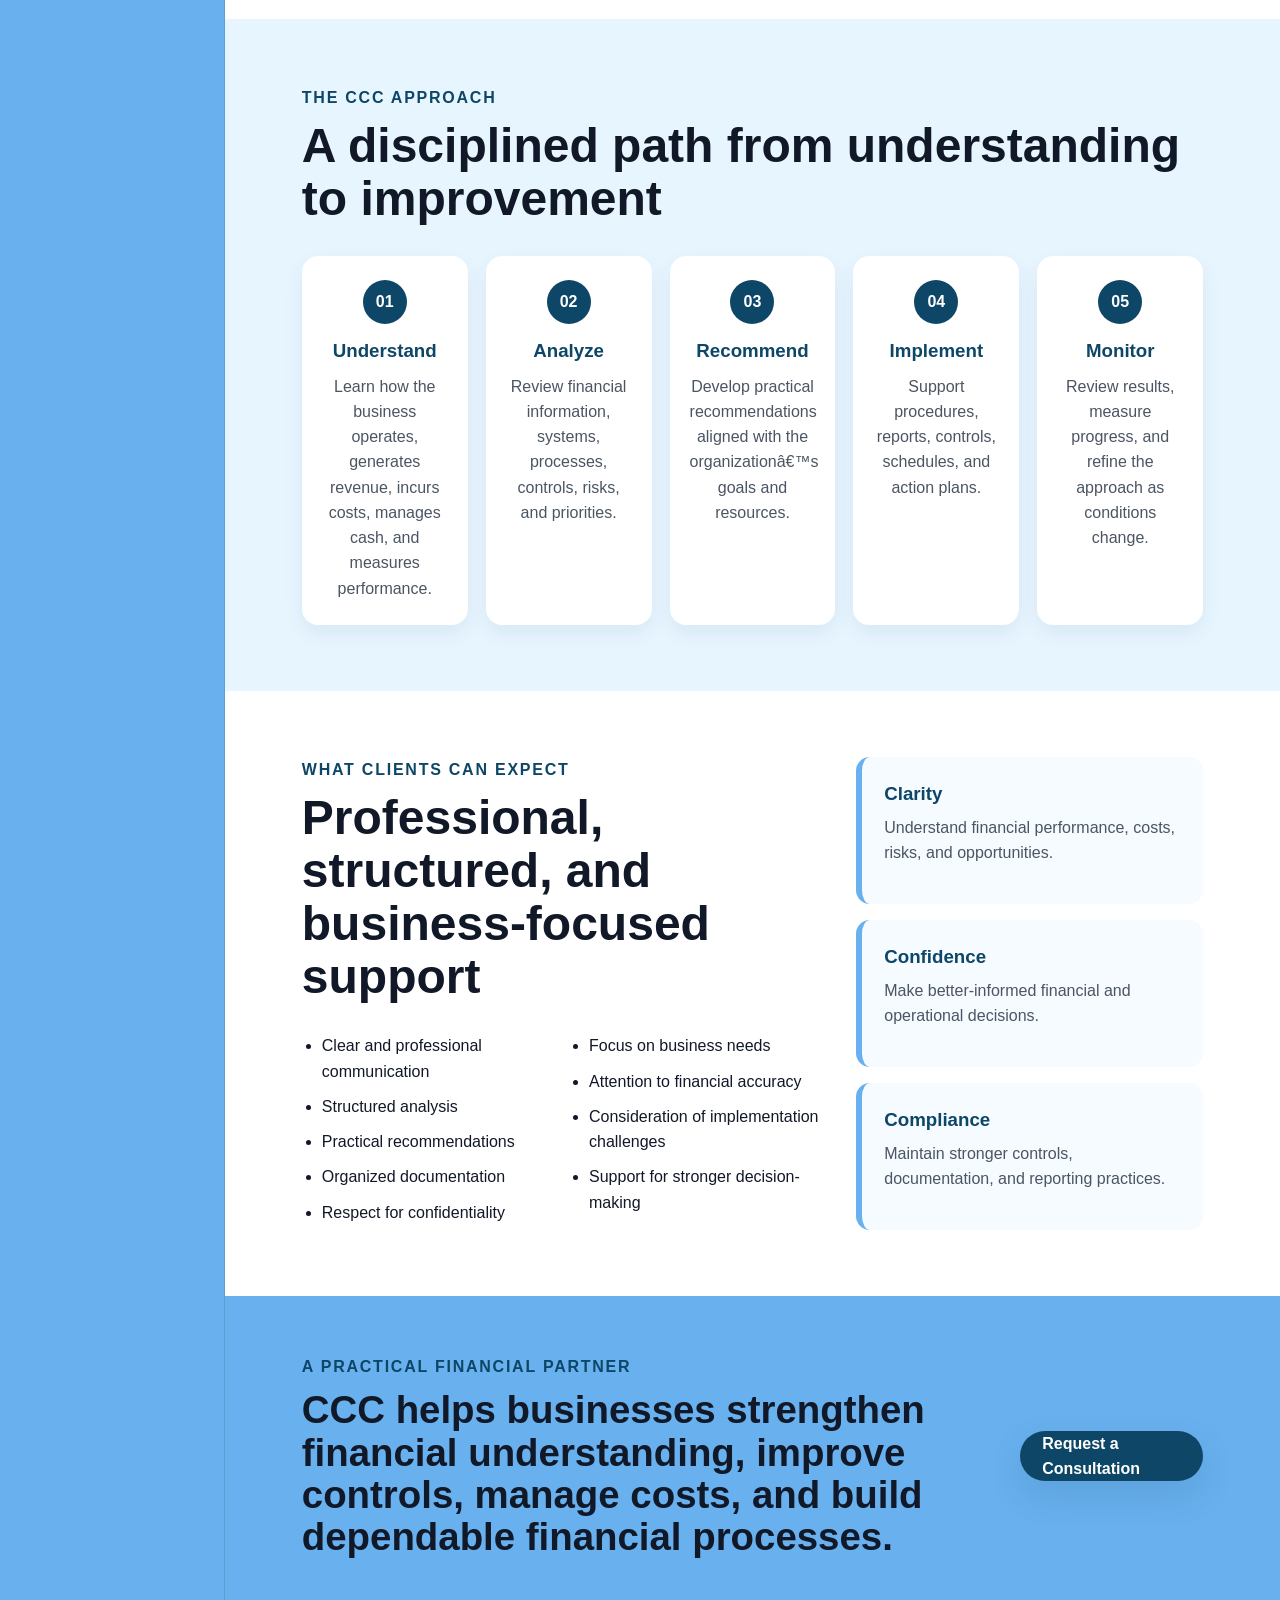
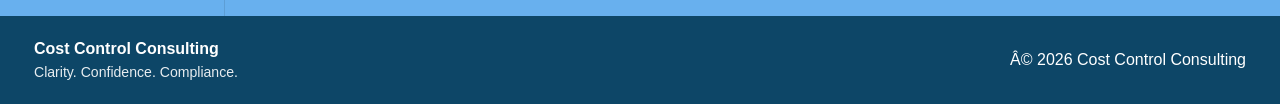
<file: why-choose-ccc.html>
<!DOCTYPE html>

<html lang="en">
<head>
<meta charset="utf-8"/>
<meta content="width=device-width, initial-scale=1.0" name="viewport"/>
<meta content="Learn why businesses choose Cost Control Consulting for practical accounting experience, business-focused solutions, strong internal controls, professional reporting, and objective financial guidance." name="description"/>
<title>Why Choose CCC | Cost Control Consulting</title>
<link href="images/logo.svg" rel="icon" type="image/svg+xml"/>
<link href="css/style.css" rel="stylesheet"/>
</head>
<body>
<header class="site-header">
<a aria-label="Cost Control Consulting home" class="brand-logo-link" href="index.html">
<img alt="CCC logo" class="brand-logo" src="images/logo.svg"/>
</a>
<div class="brand-copy">
<div class="company-name">Cost Control Consulting</div>
<div class="brand-line">Cost â€¢ Controls â€¢ Consulting</div>
<div class="brand-values">Clarity. Confidence. Compliance.</div>
<div class="brand-tagline">Financial clarity for better business decisions.</div>
</div>
</header>
<div class="site-shell">
<aside aria-label="Primary navigation" class="sidebar">
<button aria-controls="primary-menu" aria-expanded="false" class="menu-toggle" type="button">
        Menu
      </button>
<nav class="primary-menu" id="primary-menu">
<a href="index.html">Home</a>
<a href="about.html">About</a>
<a href="organization.html">Organization</a>
<a href="how-ccc-helps.html">How CCC Helps</a>
<a class="active" href="why-choose-ccc.html">Why Choose CCC</a>
<a href="services.html">Services</a>
<a href="industries.html">Industries</a>
<a href="insights-resources.html">Insights &amp; Resources</a>
<a href="faq.html">FAQ</a>
</nav>
</aside>
<main class="main-content why-main" tabindex="-1">
<section class="why-hero">
<img alt="Executives reviewing financial reports and dashboards during a strategic business discussion" class="why-hero-image" src="images/why-choose-ccc-banner.png"/>
</section>
<section class="page-intro why-intro">
<p class="eyebrow">Why Choose CCC</p>
<h1>Practical financial guidance built around your business</h1>
<p>
          Cost Control Consulting combines accounting knowledge, operational understanding,
          internal-control discipline, and business-focused analysis to help organizations
          make stronger financial decisions.
        </p>
<p class="intro-note">
          CCC does not apply a one-size-fits-all approach. Each engagement begins with an
          understanding of the clientâ€™s business model, systems, reporting needs, risks,
          priorities, and growth plans.
        </p>
</section>
<section class="why-grid">
<article class="why-card">
<div class="why-number">01</div>
<h2>Practical Accounting Experience</h2>
<p>
            CCC brings hands-on experience in accounting, financial reporting, budgeting,
            cost control, internal controls, cash-flow management, and operational finance.
          </p>
<ul>
<li>Identify why an issue exists</li>
<li>Explain its financial and operational effect</li>
<li>Develop practical actions</li>
<li>Support implementation and monitoring</li>
</ul>
</article>
<article class="why-card">
<div class="why-number">02</div>
<h2>Business-Focused Solutions</h2>
<p>
            CCC connects accounting results to profitability, cash flow, cost behavior,
            operational performance, risk, growth, and management accountability.
          </p>
<ul>
<li>Relevant to how the business operates</li>
<li>Aligned with management priorities</li>
<li>Focused on practical results</li>
<li>Designed for implementation</li>
</ul>
</article>
<article class="why-card">
<div class="why-number">03</div>
<h2>Clear Communication</h2>
<p>
            Financial information should be understandable to owners, managers, and
            decision-makers.
          </p>
<ul>
<li>What the numbers mean</li>
<li>What changed</li>
<li>Why the change occurred</li>
<li>What action should be considered</li>
</ul>
</article>
<article class="why-card">
<div class="why-number">04</div>
<h2>Strong Internal Controls</h2>
<p>
            Dependable financial information begins with dependable processes.
          </p>
<ul>
<li>Approvals and authorizations</li>
<li>Reconciliations and segregation of duties</li>
<li>Cash, payroll, inventory, AP, and AR controls</li>
<li>Documentation and accountability</li>
</ul>
</article>
<article class="why-card">
<div class="why-number">05</div>
<h2>Professional Financial Reporting</h2>
<p>
            CCC helps improve the timeliness, consistency, and usefulness of financial reporting.
          </p>
<ul>
<li>Monthly financial statements</li>
<li>Management and departmental reports</li>
<li>Budget-to-actual and cash-flow reporting</li>
<li>Executive dashboards and supporting schedules</li>
</ul>
</article>
<article class="why-card">
<div class="why-number">06</div>
<h2>Cost-Control Discipline</h2>
<p>
            CCC helps management understand where money is being spent, how costs behave,
            and where profitability may be improved.
          </p>
<ul>
<li>Direct and indirect costs</li>
<li>Fixed and variable costs</li>
<li>Labor, vendor, and operating costs</li>
<li>Cost trends, variances, and profitability</li>
</ul>
</article>
<article class="why-card">
<div class="why-number">07</div>
<h2>Regulatory &amp; Compliance Awareness</h2>
<p>
            CCC supports consistent accounting policies, procedures, documentation,
            reporting practices, and internal reviews.
          </p>
<ul>
<li>Accounting-policy development</li>
<li>Procedure and control documentation</li>
<li>Record-retention practices</li>
<li>Audit and external-review support</li>
</ul>
</article>
<article class="why-card">
<div class="why-number">08</div>
<h2>Personalized Consulting</h2>
<p>
            CCC adapts the scope of work to the size, complexity, systems, resources,
            urgency, and priorities of the business.
          </p>
<ul>
<li>Project-based support</li>
<li>Periodic review</li>
<li>Ongoing advisory</li>
<li>Flexible engagement scope</li>
</ul>
</article>
<article class="why-card">
<div class="why-number">09</div>
<h2>Management-Level Perspective</h2>
<p>
            CCC evaluates financial information from both accounting and management perspectives.
          </p>
<ul>
<li>Financial statement impact</li>
<li>Operational and cash-flow consequences</li>
<li>Control and accountability implications</li>
<li>Long-term business value</li>
</ul>
</article>
<article class="why-card">
<div class="why-number">10</div>
<h2>Independent &amp; Objective Review</h2>
<p>
            CCC provides an independent view that helps identify risks, reporting gaps,
            inconsistent processes, and improvement opportunities.
          </p>
<ul>
<li>Weak or undocumented controls</li>
<li>Delayed reconciliations</li>
<li>Unclear responsibilities</li>
<li>Unreliable management information</li>
</ul>
</article>
</section>
<section class="ccc-approach">
<p class="eyebrow">The CCC Approach</p>
<h2>A disciplined path from understanding to improvement</h2>
<div class="approach-grid">
<article>
<span>01</span>
<h3>Understand</h3>
<p>Learn how the business operates, generates revenue, incurs costs, manages cash, and measures performance.</p>
</article>
<article>
<span>02</span>
<h3>Analyze</h3>
<p>Review financial information, systems, processes, controls, risks, and priorities.</p>
</article>
<article>
<span>03</span>
<h3>Recommend</h3>
<p>Develop practical recommendations aligned with the organizationâ€™s goals and resources.</p>
</article>
<article>
<span>04</span>
<h3>Implement</h3>
<p>Support procedures, reports, controls, schedules, and action plans.</p>
</article>
<article>
<span>05</span>
<h3>Monitor</h3>
<p>Review results, measure progress, and refine the approach as conditions change.</p>
</article>
</div>
</section>
<section class="expectations-section">
<div class="expectations-copy">
<p class="eyebrow">What Clients Can Expect</p>
<h2>Professional, structured, and business-focused support</h2>
<ul class="expectations-list">
<li>Clear and professional communication</li>
<li>Structured analysis</li>
<li>Practical recommendations</li>
<li>Organized documentation</li>
<li>Respect for confidentiality</li>
<li>Focus on business needs</li>
<li>Attention to financial accuracy</li>
<li>Consideration of implementation challenges</li>
<li>Support for stronger decision-making</li>
</ul>
</div>
<div class="three-pillars">
<article>
<h3>Clarity</h3>
<p>Understand financial performance, costs, risks, and opportunities.</p>
</article>
<article>
<h3>Confidence</h3>
<p>Make better-informed financial and operational decisions.</p>
</article>
<article>
<h3>Compliance</h3>
<p>Maintain stronger controls, documentation, and reporting practices.</p>
</article>
</div>
</section>
<section class="consultation-banner">
<div>
<p class="eyebrow">A practical financial partner</p>
<h2>CCC helps businesses strengthen financial understanding, improve controls, manage costs, and build dependable financial processes.</h2>
</div>
<a class="primary-button"
   href="https://script.google.com/macros/s/AKfycbxB3lf-y2yfBIMAEMqqTIJ7yCSk_bFzFcQ-709elF8kLjOUbKQ_QBhttdawOuq5kRCtzA/exec"
   target="_blank"
   rel="noopener">Request a Consultation</a>
</section>
</main>
</div>
<footer class="site-footer">
<div>
<strong>Cost Control Consulting</strong>
<span>Clarity. Confidence. Compliance.</span>
</div>
<div>Â© 2026 Cost Control Consulting</div>
</footer>
<script src="js/script.js"></script>
</body>
</html>
</file>
<file: css/style.css>
:root {
  --brand-blue: #68b0ee;
  --brand-blue-dark: #0d4667;
  --brand-blue-hover: #0a3853;
  --text: #111827;
  --muted: #4b5563;
  --white: #ffffff;
  --soft-bg: #f5fbff;
  --soft-blue: #e7f5ff;
  --border: #d8e8f1;
  --shadow: 0 14px 34px rgba(13,70,103,.13);
  --sidebar-width: 225px;
}

* { box-sizing: border-box; }
html { scroll-behavior: smooth; }

body {
  margin: 0;
  font-family: "Segoe UI", Arial, Helvetica, sans-serif;
  color: var(--text);
  background: var(--white);
  line-height: 1.58;
}

img { max-width: 100%; display: block; }
a { color: inherit; }

.site-header {
  min-height: 168px;
  display: flex;
  align-items: center;
  gap: 28px;
  padding: 20px 34px;
  background: var(--brand-blue);
  border-bottom: 1px solid rgba(17,24,39,.12);
}

.brand-logo-link {
  flex: 0 0 auto;
  display: inline-flex;
}

.brand-logo {
  width: 132px;
  height: 98px;
  object-fit: contain;
}

.brand-copy { display: grid; gap: 2px; }

.company-name {
  font-size: clamp(2rem,4vw,3.3rem);
  font-weight: 900;
  line-height: 1.05;
  letter-spacing: -.035em;
}

.brand-line {
  margin-top: 6px;
  font-size: 1rem;
  font-weight: 800;
  letter-spacing: .13em;
  text-transform: uppercase;
}

.brand-values { font-size: 1.03rem; font-weight: 800; }
.brand-tagline { font-size: .98rem; font-weight: 600; }

.site-shell {
  display: grid;
  grid-template-columns: var(--sidebar-width) minmax(0,1fr);
  min-height: calc(100vh - 248px);
}

.sidebar {
  background: var(--brand-blue);
  padding: 28px 16px;
  border-right: 1px solid rgba(17,24,39,.12);
}

.menu-toggle { display: none; }
.primary-menu { display: grid; gap: 9px; }

.primary-menu a {
  display: block;
  padding: 14px;
  border-radius: 10px;
  color: var(--white);
  text-decoration: none;
  font-size: .9rem;
  font-weight: 800;
  letter-spacing: .025em;
  text-transform: uppercase;
  transition: background .18s ease, transform .18s ease;
}

.primary-menu a:hover,
.primary-menu a:focus-visible {
  background: rgba(13,70,103,.48);
  transform: translateX(3px);
  outline: none;
}

.primary-menu a.active {
  background: var(--brand-blue-dark);
  box-shadow: inset 4px 0 0 var(--white);
}

.sidebar-note {
  margin-top: 34px;
  padding: 18px 14px;
  border-top: 1px solid rgba(255,255,255,.65);
  color: var(--white);
  display: grid;
  gap: 3px;
}

.sidebar-note strong { font-size: 1.3rem; }
.sidebar-note span { font-size: .9rem; font-weight: 700; }

.main-content {
  min-width: 0;
  background: var(--white);
  outline: none;
}

.eyebrow {
  margin: 0 0 10px;
  color: var(--brand-blue-dark);
  font-weight: 900;
  letter-spacing: .11em;
  text-transform: uppercase;
}

.primary-button,
.secondary-button {
  display: inline-flex;
  align-items: center;
  justify-content: center;
  min-height: 48px;
  padding: 0 22px;
  border-radius: 999px;
  text-decoration: none;
  font-weight: 800;
  transition: background .18s ease, transform .18s ease;
}

.primary-button {
  background: var(--brand-blue-dark);
  color: var(--white);
  box-shadow: var(--shadow);
}

.primary-button:hover,
.primary-button:focus-visible {
  background: var(--brand-blue-hover);
  transform: translateY(-2px);
  outline: none;
}

.secondary-button {
  border: 2px solid var(--brand-blue-dark);
  color: var(--brand-blue-dark);
}

.secondary-button:hover,
.secondary-button:focus-visible {
  background: var(--soft-blue);
  transform: translateY(-2px);
  outline: none;
}

/* Home */
.hero {
  display: grid;
  grid-template-columns: minmax(0,1.02fr) minmax(430px,.98fr);
  gap: 42px;
  align-items: center;
  padding: 58px clamp(30px,5vw,74px);
  background:
    linear-gradient(135deg,rgba(104,176,238,.16),transparent 48%),
    var(--white);
}

.hero h1,
.page-intro h1,
.placeholder-page h1 {
  margin: 0;
  font-size: clamp(2.45rem,5vw,4.65rem);
  line-height: 1.02;
  letter-spacing: -.05em;
}

.hero-lead {
  margin: 22px 0 8px;
  font-size: 1.34rem;
  font-weight: 800;
  color: var(--brand-blue-dark);
}

.hero-description {
  margin: 0;
  color: var(--muted);
  font-size: 1.06rem;
}

.benefit-list {
  list-style: none;
  padding: 0;
  margin: 28px 0 30px;
  display: grid;
  gap: 13px;
}

.benefit-list li {
  display: flex;
  align-items: center;
  gap: 12px;
}

.benefit-icon {
  width: 36px;
  height: 36px;
  display: inline-grid;
  place-items: center;
  border-radius: 50%;
  background: var(--brand-blue);
  font-weight: 900;
}

.hero-visual {
  display: flex;
  justify-content: center;
}

.hero-image {
  width: 100%;
  border-radius: 18px;
  box-shadow: 0 18px 40px rgba(0,0,0,.18);
}

.value-strip {
  display: grid;
  grid-template-columns: repeat(3,1fr);
  border-top: 1px solid var(--border);
  border-bottom: 1px solid var(--border);
  background: var(--soft-bg);
}

.value-strip article {
  padding: 34px 26px;
  text-align: center;
}

.value-strip article + article {
  border-left: 1px solid var(--border);
}

.value-strip h2 { margin: 0 0 5px; }
.value-strip p { margin: 0; color: var(--muted); }

.home-summary {
  max-width: 940px;
  margin: 0 auto;
  padding: 72px 34px 82px;
  text-align: center;
}

.home-summary h2 {
  margin: 0 auto 18px;
  font-size: clamp(2rem,4vw,3.2rem);
  line-height: 1.1;
}

.home-summary p:not(.eyebrow) {
  max-width: 760px;
  margin: 0 auto 26px;
  color: var(--muted);
  font-size: 1.08rem;
}

/* Shared page introduction */
.page-intro {
  padding: 70px clamp(32px,6vw,92px);
  background:
    linear-gradient(135deg,rgba(104,176,238,.24),rgba(231,245,255,.35)),
    var(--white);
  border-bottom: 1px solid var(--border);
}

.page-intro h1 { max-width: 1050px; }

.page-intro > p:last-child {
  max-width: 900px;
  margin: 24px 0 0;
  color: var(--muted);
  font-size: 1.18rem;
}

.intro-note {
  margin-top: 14px !important;
  font-weight: 700;
  color: var(--brand-blue-dark) !important;
}

/* How CCC Helps */
.feature-row {
  display: grid;
  grid-template-columns: minmax(360px,.95fr) minmax(0,1.05fr);
  gap: 54px;
  align-items: center;
  padding: 74px clamp(32px,6vw,92px);
  border-bottom: 1px solid var(--border);
}

.feature-row.reverse { background: var(--soft-bg); }
.feature-row.reverse .feature-image-wrap { order: 2; }

.feature-image-wrap {
  border: 1px solid var(--border);
  border-radius: 22px;
  padding: 14px;
  background: var(--white);
  box-shadow: var(--shadow);
}

.feature-image {
  width: 100%;
  border-radius: 14px;
}

.portrait-image .feature-image {
  max-height: 720px;
  object-fit: contain;
}

.section-number {
  margin: 0 0 2px;
  color: var(--brand-blue);
  font-size: 1.25rem;
  font-weight: 900;
  letter-spacing: .1em;
}

.feature-copy h2 {
  margin: 0 0 16px;
  font-size: clamp(2rem,4vw,3.25rem);
  line-height: 1.08;
}

.feature-copy > p:not(.section-number) {
  color: var(--muted);
  font-size: 1.08rem;
}

.additional-services {
  padding: 76px clamp(32px,6vw,92px);
  background: #f8fbfd;
}

.additional-image {
  border-radius: 24px;
  overflow: hidden;
  box-shadow: var(--shadow);
}

/* Services */
.services-page { background: var(--white); }

.service-detail {
  display: grid;
  grid-template-columns: 90px minmax(0,1fr);
  gap: 26px;
  padding: 58px clamp(32px,6vw,92px);
  border-bottom: 1px solid var(--border);
}

.service-detail:nth-child(even) { background: var(--soft-bg); }

.service-number,
.industry-number {
  width: 70px;
  height: 70px;
  display: grid;
  place-items: center;
  border-radius: 20px;
  background: var(--brand-blue-dark);
  color: var(--white);
  font-size: 1.25rem;
  font-weight: 900;
}

.service-body h2,
.industry-body h2 {
  margin: 0 0 12px;
  font-size: clamp(1.8rem,3vw,2.55rem);
  line-height: 1.1;
}

.service-body > p,
.industry-body > p {
  max-width: 980px;
  color: var(--muted);
  font-size: 1.05rem;
}

.service-columns,
.industry-columns {
  display: grid;
  grid-template-columns: repeat(3,minmax(0,1fr));
  gap: 20px;
  margin-top: 24px;
}

.service-columns.two {
  grid-template-columns: repeat(2,minmax(0,1fr));
}

.service-columns > div,
.industry-columns > div {
  padding: 22px;
  border: 1px solid var(--border);
  border-radius: 16px;
  background: var(--white);
}

.service-columns h3,
.industry-columns h3 {
  margin: 0 0 10px;
  color: var(--brand-blue-dark);
}

.service-columns ul,
.industry-columns ul {
  margin: 0;
  padding-left: 20px;
}

.service-columns li + li,
.industry-columns li + li {
  margin-top: 6px;
}

.engagement-section,
.needs-section {
  padding: 66px clamp(32px,6vw,92px);
}

.engagement-section { background: var(--soft-blue); }

.engagement-section h2,
.needs-section h2 {
  margin: 0 0 28px;
  font-size: clamp(2rem,4vw,3rem);
  line-height: 1.1;
}

.engagement-grid {
  display: grid;
  grid-template-columns: repeat(3,1fr);
  gap: 20px;
}

.engagement-grid article {
  padding: 26px;
  border-radius: 18px;
  background: var(--white);
  box-shadow: 0 8px 22px rgba(13,70,103,.08);
}

.needs-grid {
  display: grid;
  grid-template-columns: repeat(2,1fr);
  gap: 14px;
}

.needs-grid span {
  padding: 16px 18px;
  border-left: 5px solid var(--brand-blue);
  border-radius: 10px;
  background: var(--soft-bg);
  font-weight: 700;
}

/* Industries */
.industries-page {
  background: var(--white);
}

.industries-banner-wrap {
  padding: 48px clamp(32px,6vw,92px) 24px;
}

.industries-banner {
  width: 100%;
  max-height: 560px;
  object-fit: cover;
  object-position: center;
  border-radius: 24px;
  box-shadow: var(--shadow);
}

.industries-heading {
  max-width: 960px;
  margin: 0 auto;
  padding: 34px 32px 42px;
  text-align: center;
}

.industries-heading h2 {
  margin: 0 0 16px;
  font-size: clamp(2rem,4vw,3.2rem);
  line-height: 1.1;
}

.industries-heading p:not(.eyebrow) {
  margin: 0 auto;
  color: var(--muted);
  font-size: 1.08rem;
}

.industry-detail {
  display: grid;
  grid-template-columns: 90px minmax(0,1fr);
  gap: 26px;
  padding: 58px clamp(32px,6vw,92px);
  border-top: 1px solid var(--border);
}

.industry-detail:nth-child(even) {
  background: var(--soft-bg);
}

.industry-columns > div {
  box-shadow: 0 5px 16px rgba(13,70,103,.05);
}

.representative-experience {
  padding: 66px clamp(32px,6vw,92px);
  background: var(--soft-blue);
  text-align: center;
}

.representative-experience h2 {
  margin: 0 0 16px;
  font-size: clamp(2rem,4vw,3rem);
  line-height: 1.1;
}

.representative-experience > p:last-child {
  max-width: 900px;
  margin: 0 auto;
  color: var(--muted);
  font-size: 1.08rem;
}

/* Calls to action / placeholders / footer */
.consultation-banner {
  display: flex;
  justify-content: space-between;
  align-items: center;
  gap: 34px;
  padding: 58px clamp(32px,6vw,92px);
  background: var(--brand-blue);
}

.consultation-banner h2 {
  max-width: 880px;
  margin: 0;
  font-size: clamp(1.8rem,3vw,2.8rem);
  line-height: 1.1;
}

.placeholder-page {
  min-height: 620px;
  padding: 84px clamp(32px,6vw,92px);
  background:
    linear-gradient(135deg,rgba(104,176,238,.18),transparent 55%),
    var(--white);
}

.placeholder-page p:not(.eyebrow) {
  margin: 22px 0 28px;
  color: var(--muted);
  font-size: 1.1rem;
}

.site-footer {
  min-height: 80px;
  display: flex;
  align-items: center;
  justify-content: space-between;
  gap: 20px;
  padding: 20px 34px;
  background: var(--brand-blue-dark);
  color: var(--white);
}

.site-footer > div:first-child { display: grid; }
.site-footer span { font-size: .88rem; opacity: .9; }

@media (max-width: 1080px) {
  .site-shell { grid-template-columns: 190px minmax(0,1fr); }
  .hero,
  .feature-row { grid-template-columns: 1fr; }
  .feature-row.reverse .feature-image-wrap { order: initial; }
  .service-columns,
  .service-columns.two,
  .industry-columns { grid-template-columns: 1fr; }
  .engagement-grid { grid-template-columns: 1fr; }
}

@media (max-width: 720px) {
  .site-header {
    align-items: flex-start;
    gap: 16px;
    padding: 18px;
  }

  .brand-logo { width: 90px; height: 70px; }
  .company-name { font-size: 1.55rem; }
  .brand-line,
  .brand-values,
  .brand-tagline { font-size: .78rem; }

  .site-shell { display: block; }
  .sidebar { padding: 12px 16px; }

  .menu-toggle {
    width: 100%;
    display: block;
    padding: 12px;
    border: 0;
    border-radius: 8px;
    background: var(--brand-blue-dark);
    color: var(--white);
    font-weight: 800;
    cursor: pointer;
  }

  .primary-menu { display: none; margin-top: 10px; }
  .primary-menu.open { display: grid; }
  .sidebar-note { display: none; }

  .hero,
  .page-intro,
  .feature-row,
  .additional-services,
  .service-detail,
  .industry-detail,
  .industries-banner-wrap,
  .engagement-section,
  .needs-section,
  .representative-experience,
  .consultation-banner,
  .placeholder-page {
    padding: 42px 22px;
  }

  .value-strip { grid-template-columns: 1fr; }

  .value-strip article + article {
    border-left: 0;
    border-top: 1px solid var(--border);
  }

  .service-detail,
  .industry-detail {
    grid-template-columns: 1fr;
  }

  .needs-grid { grid-template-columns: 1fr; }

  .consultation-banner {
    align-items: flex-start;
    flex-direction: column;
  }

  .site-footer {
    align-items: flex-start;
    flex-direction: column;
    padding: 22px;
  }
}


/* Industries page — full-width banner from menu edge to page edge */
.industries-main {
  overflow: hidden;
}

.industries-hero {
  width: 100%;
  margin: 0;
  padding: 0;
  line-height: 0;
  background: #dceeff;
}

.industries-hero-image {
  display: block;
  width: 100%;
  height: 420px;
  margin: 0;
  padding: 0;
  object-fit: cover;
  object-position: center;
  border: 0;
  border-radius: 0;
  box-shadow: none;
}

.industries-intro {
  border-top: 0;
}

@media (max-width: 980px) {
  .industries-hero-image {
    height: 340px;
  }
}

@media (max-width: 720px) {
  .industries-hero-image {
    height: 250px;
  }
}


/* The sidebar contains navigation only; branding remains in the footer. */
.sidebar-note {
  display: none !important;
}


/* Why Choose CCC page */
.why-main {
  overflow: hidden;
}

.why-hero {
  width: 100%;
  margin: 0;
  padding: 0;
  line-height: 0;
  background: #dceeff;
}

.why-hero-image {
  display: block;
  width: 100%;
  height: 420px;
  margin: 0;
  padding: 0;
  object-fit: cover;
  object-position: center;
  border: 0;
  border-radius: 0;
  box-shadow: none;
}

.why-intro {
  border-top: 0;
}

.why-grid {
  display: grid;
  grid-template-columns: repeat(2, minmax(0, 1fr));
  gap: 22px;
  padding: 64px clamp(32px, 6vw, 92px);
  background: var(--white);
}

.why-card {
  position: relative;
  padding: 30px 28px 28px;
  border: 1px solid var(--border);
  border-radius: 18px;
  background: var(--white);
  box-shadow: 0 8px 22px rgba(13,70,103,.08);
}

.why-card:nth-child(4n+2),
.why-card:nth-child(4n+3) {
  background: var(--soft-bg);
}

.why-number {
  width: 52px;
  height: 52px;
  display: grid;
  place-items: center;
  margin-bottom: 18px;
  border-radius: 15px;
  background: var(--brand-blue-dark);
  color: var(--white);
  font-weight: 900;
}

.why-card h2 {
  margin: 0 0 10px;
  color: var(--brand-blue-dark);
  font-size: 1.45rem;
  line-height: 1.2;
}

.why-card p {
  color: var(--muted);
}

.why-card ul {
  margin: 16px 0 0;
  padding-left: 20px;
}

.why-card li + li {
  margin-top: 6px;
}

.ccc-approach {
  padding: 66px clamp(32px, 6vw, 92px);
  background: var(--soft-blue);
}

.ccc-approach h2,
.expectations-section h2 {
  margin: 0 0 30px;
  font-size: clamp(2rem, 4vw, 3rem);
  line-height: 1.1;
}

.approach-grid {
  display: grid;
  grid-template-columns: repeat(5, minmax(0, 1fr));
  gap: 18px;
}

.approach-grid article {
  padding: 24px 20px;
  border-radius: 16px;
  background: var(--white);
  text-align: center;
  box-shadow: 0 8px 20px rgba(13,70,103,.07);
}

.approach-grid span {
  width: 44px;
  height: 44px;
  display: inline-grid;
  place-items: center;
  margin-bottom: 12px;
  border-radius: 50%;
  background: var(--brand-blue-dark);
  color: var(--white);
  font-weight: 900;
}

.approach-grid h3 {
  margin: 0 0 8px;
  color: var(--brand-blue-dark);
}

.approach-grid p {
  margin: 0;
  color: var(--muted);
}

.expectations-section {
  display: grid;
  grid-template-columns: minmax(0, 1.2fr) minmax(340px, .8fr);
  gap: 34px;
  padding: 66px clamp(32px, 6vw, 92px);
}

.expectations-list {
  columns: 2;
  column-gap: 34px;
  margin: 0;
  padding-left: 20px;
}

.expectations-list li {
  break-inside: avoid;
  margin-bottom: 10px;
}

.three-pillars {
  display: grid;
  gap: 16px;
}

.three-pillars article {
  padding: 22px;
  border-left: 6px solid var(--brand-blue);
  border-radius: 14px;
  background: var(--soft-bg);
}

.three-pillars h3 {
  margin: 0 0 6px;
  color: var(--brand-blue-dark);
}

.three-pillars p {
  margin: 0;
  color: var(--muted);
}

@media (max-width: 1080px) {
  .why-grid {
    grid-template-columns: 1fr;
  }

  .approach-grid {
    grid-template-columns: repeat(2, minmax(0, 1fr));
  }

  .expectations-section {
    grid-template-columns: 1fr;
  }
}

@media (max-width: 720px) {
  .why-hero-image {
    height: 250px;
  }

  .why-grid,
  .ccc-approach,
  .expectations-section {
    padding: 42px 22px;
  }

  .approach-grid {
    grid-template-columns: 1fr;
  }

  .expectations-list {
    columns: 1;
  }
}


/* Insights & Resources page */
.insights-main {
  overflow: hidden;
}

.insights-hero {
  width: 100%;
  margin: 0;
  padding: 0;
  line-height: 0;
  background: #dceeff;
}

.insights-hero-image {
  display: block;
  width: 100%;
  height: 420px;
  margin: 0;
  padding: 0;
  object-fit: cover;
  object-position: center;
  border: 0;
  border-radius: 0;
  box-shadow: none;
}

.insights-intro {
  border-top: 0;
}

.topics-section {
  padding: 66px clamp(32px, 6vw, 92px);
  background: var(--white);
}

.section-heading-centered {
  max-width: 940px;
  margin: 0 auto 34px;
  text-align: center;
}

.section-heading-centered h2 {
  margin: 0 0 14px;
  font-size: clamp(2rem, 4vw, 3.1rem);
  line-height: 1.1;
}

.section-heading-centered p:not(.eyebrow) {
  margin: 0 auto;
  max-width: 800px;
  color: var(--muted);
  font-size: 1.07rem;
}

.topics-grid {
  display: grid;
  grid-template-columns: repeat(2, minmax(0, 1fr));
  gap: 22px;
}

.topic-card {
  padding: 28px;
  border: 1px solid var(--border);
  border-radius: 18px;
  background: var(--white);
  box-shadow: 0 8px 22px rgba(13, 70, 103, .08);
}

.topic-card:nth-child(4n+2),
.topic-card:nth-child(4n+3) {
  background: var(--soft-bg);
}

.topic-card-wide {
  grid-column: 1 / -1;
}

.topic-number {
  width: 50px;
  height: 50px;
  display: grid;
  place-items: center;
  margin-bottom: 16px;
  border-radius: 14px;
  background: var(--brand-blue-dark);
  color: var(--white);
  font-weight: 900;
}

.topic-card h3 {
  margin: 0 0 10px;
  color: var(--brand-blue-dark);
  font-size: 1.4rem;
}

.topic-card p {
  margin: 0;
  color: var(--muted);
}

.topic-card ul {
  margin: 16px 0 0;
  padding-left: 20px;
}

.topic-card li + li {
  margin-top: 6px;
}

.resources-section {
  display: grid;
  grid-template-columns: repeat(2, minmax(0, 1fr));
  gap: 24px;
  padding: 66px clamp(32px, 6vw, 92px);
  background: var(--soft-blue);
}

.resources-column {
  padding: 30px;
  border-radius: 20px;
  background: var(--white);
  box-shadow: 0 10px 26px rgba(13, 70, 103, .09);
}

.resources-column h2 {
  margin: 0 0 14px;
  font-size: clamp(1.8rem, 3vw, 2.55rem);
  line-height: 1.1;
}

.resources-column > p:not(.eyebrow) {
  color: var(--muted);
}

.coming-soon-column {
  background: var(--soft-bg);
}

.resource-list {
  display: grid;
  grid-template-columns: repeat(2, minmax(0, 1fr));
  gap: 12px;
  margin-top: 24px;
}

.resource-list span {
  padding: 13px 14px;
  border-left: 5px solid var(--brand-blue);
  border-radius: 10px;
  background: var(--white);
  font-weight: 700;
  box-shadow: 0 4px 12px rgba(13, 70, 103, .05);
}

.knowledge-section {
  display: grid;
  grid-template-columns: minmax(0, .95fr) minmax(420px, 1.05fr);
  gap: 44px;
  align-items: center;
  padding: 72px clamp(32px, 6vw, 92px);
  background: var(--white);
}

.knowledge-copy h2 {
  margin: 0 0 18px;
  font-size: clamp(2rem, 4vw, 3.15rem);
  line-height: 1.08;
}

.knowledge-copy > p:not(.eyebrow) {
  color: var(--muted);
  font-size: 1.06rem;
}

.knowledge-points {
  display: grid;
  grid-template-columns: repeat(2, minmax(0, 1fr));
  gap: 12px;
  margin-top: 24px;
}

.knowledge-points span {
  padding: 14px 16px;
  border-radius: 12px;
  background: var(--soft-blue);
  color: var(--brand-blue-dark);
  font-weight: 800;
}

.knowledge-image-wrap {
  border: 1px solid var(--border);
  border-radius: 22px;
  overflow: hidden;
  background: var(--white);
  box-shadow: var(--shadow);
}

.knowledge-image {
  width: 100%;
  height: auto;
  object-fit: cover;
}

@media (max-width: 1080px) {
  .topics-grid,
  .resources-section,
  .knowledge-section {
    grid-template-columns: 1fr;
  }

  .topic-card-wide {
    grid-column: auto;
  }
}

@media (max-width: 720px) {
  .insights-hero-image {
    height: 250px;
  }

  .topics-section,
  .resources-section,
  .knowledge-section {
    padding: 42px 22px;
  }

  .resource-list,
  .knowledge-points {
    grid-template-columns: 1fr;
  }
}

/* FAQ page */
.faq-main{overflow:hidden}.faq-intro{border-top:0}.faq-section{padding:64px clamp(32px,6vw,92px);background:var(--white)}.faq-category+.faq-category{margin-top:46px}.faq-category>.eyebrow{margin-bottom:16px}.faq-item{margin-bottom:14px;border:1px solid var(--border);border-radius:14px;background:var(--white);box-shadow:0 6px 16px rgba(13,70,103,.06);overflow:hidden}.faq-item[open]{border-color:#b9dcef}.faq-item summary{position:relative;padding:19px 58px 19px 22px;color:var(--brand-blue-dark);font-size:1.08rem;font-weight:800;cursor:pointer;list-style:none;background:var(--soft-bg)}.faq-item summary::-webkit-details-marker{display:none}.faq-item summary::after{content:"+";position:absolute;top:50%;right:22px;width:30px;height:30px;display:grid;place-items:center;transform:translateY(-50%);border-radius:50%;background:var(--brand-blue-dark);color:var(--white);font-size:1.3rem;line-height:1}.faq-item[open] summary::after{content:"−"}.faq-answer{padding:20px 24px 22px;border-top:1px solid var(--border);color:var(--muted)}.faq-answer p{margin:0}.faq-answer p+p{margin-top:12px}.faq-answer ul{margin:14px 0 0;padding-left:22px}.faq-answer li+li{margin-top:6px}@media(max-width:720px){.faq-section{padding:42px 22px}.faq-item summary{padding:17px 54px 17px 18px}.faq-answer{padding:18px}}

/* About page — plain text only */
.about-main {
  overflow: hidden;
}

.about-intro {
  border-top: 0;
}

.about-content-section {
  padding: 64px clamp(32px, 6vw, 92px);
  background: var(--white);
}

.about-block {
  max-width: 1050px;
  margin: 0 auto;
  padding: 34px 0;
  border-bottom: 1px solid var(--border);
}

.about-block:first-child {
  padding-top: 0;
}

.about-block:last-child {
  border-bottom: 0;
}

.about-block h2 {
  margin: 0 0 14px;
  color: var(--brand-blue-dark);
  font-size: clamp(1.8rem, 3vw, 2.55rem);
  line-height: 1.12;
}

.about-block h3 {
  margin: 0 0 8px;
  color: var(--brand-blue-dark);
}

.about-block p {
  color: var(--muted);
  font-size: 1.06rem;
}

.about-block ul {
  margin: 18px 0 0;
  padding-left: 22px;
}

.about-block li + li {
  margin-top: 7px;
}

.about-values-grid {
  display: grid;
  grid-template-columns: repeat(3, minmax(0, 1fr));
  gap: 18px;
  margin-top: 22px;
}

.about-values-grid > div {
  padding: 24px;
  border: 1px solid var(--border);
  border-radius: 16px;
  background: var(--soft-bg);
}

.business-registration-block {
  max-width: 1050px;
}

.registration-details {
  display: grid;
  grid-template-columns: repeat(2, minmax(0, 1fr));
  gap: 18px;
  margin: 24px 0;
}

.registration-details > div {
  display: grid;
  gap: 8px;
  padding: 24px;
  border-left: 6px solid var(--brand-blue);
  border-radius: 14px;
  background: var(--soft-blue);
}

.registration-label {
  color: var(--muted);
  font-weight: 700;
}

.registration-details strong {
  color: var(--brand-blue-dark);
  font-size: 1.35rem;
}

.about-consultation-placeholder {
  padding: 64px clamp(32px, 6vw, 92px);
  background: var(--soft-bg);
}

.about-consultation-placeholder h2 {
  margin: 0 0 14px;
  font-size: clamp(2rem, 4vw, 3rem);
  line-height: 1.1;
}

.about-consultation-placeholder p:not(.eyebrow) {
  max-width: 900px;
  color: var(--muted);
  font-size: 1.06rem;
}

@media (max-width: 860px) {
  .about-values-grid,
  .registration-details {
    grid-template-columns: 1fr;
  }
}

@media (max-width: 720px) {
  .about-content-section,
  .about-consultation-placeholder {
    padding: 42px 22px;
  }
}


/* Organization page */
.organization-main {
  overflow: hidden;
}

.organization-chart-section {
  padding: 66px clamp(32px, 6vw, 92px);
  background: var(--white);
}

.org-chart {
  max-width: 1120px;
  margin: 38px auto 0;
  padding: 34px;
  border: 1px solid var(--border);
  border-radius: 24px;
  background:
    linear-gradient(180deg, rgba(231,245,255,.65), rgba(255,255,255,.96));
  box-shadow: var(--shadow);
}

.org-level {
  display: grid;
  gap: 18px;
  justify-content: center;
}

.org-level-one {
  grid-template-columns: minmax(260px, 430px);
}

.org-level-two {
  grid-template-columns: repeat(2, minmax(270px, 430px));
}

.org-level-three {
  grid-template-columns: repeat(3, minmax(210px, 1fr));
}

.org-box {
  padding: 20px;
  border: 1px solid #b8d8ec;
  border-radius: 14px;
  background: var(--white);
  text-align: center;
  box-shadow: 0 7px 18px rgba(13,70,103,.07);
}

.org-box strong,
.org-box span {
  display: block;
}

.org-box strong {
  color: var(--brand-blue-dark);
  font-size: 1.05rem;
}

.org-box span {
  margin-top: 7px;
  color: var(--muted);
  font-size: .9rem;
}

.org-primary {
  background: var(--brand-blue-dark);
  border-color: var(--brand-blue-dark);
}

.org-primary strong,
.org-primary span {
  color: var(--white);
}

.org-admin {
  background: var(--soft-blue);
}

.org-client {
  border: 0;
  background: var(--brand-blue);
}

.org-client strong {
  font-size: 1.25rem;
}

.org-connector.vertical {
  width: 3px;
  height: 30px;
  margin: 0 auto;
  background: var(--brand-blue);
}

.professional-network {
  display: grid;
  grid-template-columns: repeat(4, minmax(150px, 1fr));
  gap: 14px;
}

.professional-box {
  display: grid;
  place-items: center;
  min-height: 68px;
  padding: 13px;
  border: 1px solid #b8d8ec;
  border-radius: 12px;
  background: var(--white);
  color: var(--brand-blue-dark);
  text-align: center;
  font-weight: 800;
}

.engagement-process-section {
  display: grid;
  grid-template-columns: minmax(320px, .8fr) minmax(430px, 1.2fr);
  gap: 46px;
  align-items: start;
  padding: 72px clamp(32px, 6vw, 92px);
  background: var(--soft-blue);
}

.engagement-process-copy h2 {
  margin: 0 0 18px;
  font-size: clamp(2rem, 4vw, 3.1rem);
  line-height: 1.08;
}

.engagement-process-copy > p:not(.eyebrow) {
  color: var(--muted);
  font-size: 1.06rem;
}

.process-summary {
  display: grid;
  gap: 10px;
  margin-top: 24px;
}

.process-summary span {
  padding: 13px 16px;
  border-left: 5px solid var(--brand-blue-dark);
  border-radius: 9px;
  background: var(--white);
  font-weight: 750;
}

.engagement-process-image-wrap {
  max-width: 700px;
  margin: 0 auto;
  padding: 16px;
  border-radius: 22px;
  background: var(--white);
  box-shadow: var(--shadow);
}

.engagement-process-image {
  width: 100%;
  height: auto;
  border-radius: 12px;
}

.organization-details {
  display: grid;
  grid-template-columns: repeat(2, minmax(0, 1fr));
  gap: 24px;
  padding: 66px clamp(32px, 6vw, 92px);
  background: var(--white);
}

.organization-detail-card {
  padding: 30px;
  border: 1px solid var(--border);
  border-radius: 18px;
  background: var(--soft-bg);
  box-shadow: 0 8px 22px rgba(13,70,103,.07);
}

.organization-detail-card h2 {
  margin: 0 0 14px;
  color: var(--brand-blue-dark);
  font-size: clamp(1.75rem, 3vw, 2.4rem);
  line-height: 1.1;
}

.organization-detail-card > p:not(.eyebrow) {
  color: var(--muted);
}

.organization-detail-card ul {
  margin: 18px 0 0;
  padding-left: 21px;
}

.organization-detail-card li + li {
  margin-top: 7px;
}

.organization-detail-wide {
  grid-column: 1 / -1;
  background: var(--soft-blue);
}

.secretarial-grid {
  display: grid;
  grid-template-columns: repeat(2, minmax(0, 1fr));
  gap: 12px;
  margin-top: 24px;
}

.secretarial-grid span {
  padding: 14px 16px;
  border-left: 5px solid var(--brand-blue);
  border-radius: 10px;
  background: var(--white);
  font-weight: 700;
}

.organization-principles {
  display: grid;
  grid-template-columns: repeat(4, minmax(0, 1fr));
  gap: 18px;
  padding: 58px clamp(32px, 6vw, 92px);
  background: var(--soft-bg);
}

.principle-card {
  padding: 24px;
  border-radius: 16px;
  background: var(--white);
  text-align: center;
  box-shadow: 0 8px 20px rgba(13,70,103,.07);
}

.principle-card h3 {
  margin: 0 0 9px;
  color: var(--brand-blue-dark);
}

.principle-card p {
  margin: 0;
  color: var(--muted);
}

@media (max-width: 1100px) {
  .org-level-three,
  .professional-network,
  .organization-principles {
    grid-template-columns: repeat(2, minmax(0, 1fr));
  }

  .engagement-process-section {
    grid-template-columns: 1fr;
  }
}

@media (max-width: 760px) {
  .organization-chart-section,
  .engagement-process-section,
  .organization-details,
  .organization-principles {
    padding: 42px 22px;
  }

  .org-chart {
    padding: 22px 15px;
  }

  .org-level-two,
  .org-level-three,
  .professional-network,
  .organization-details,
  .secretarial-grid,
  .organization-principles {
    grid-template-columns: 1fr;
  }

  .organization-detail-wide {
    grid-column: auto;
  }
}
</file>
